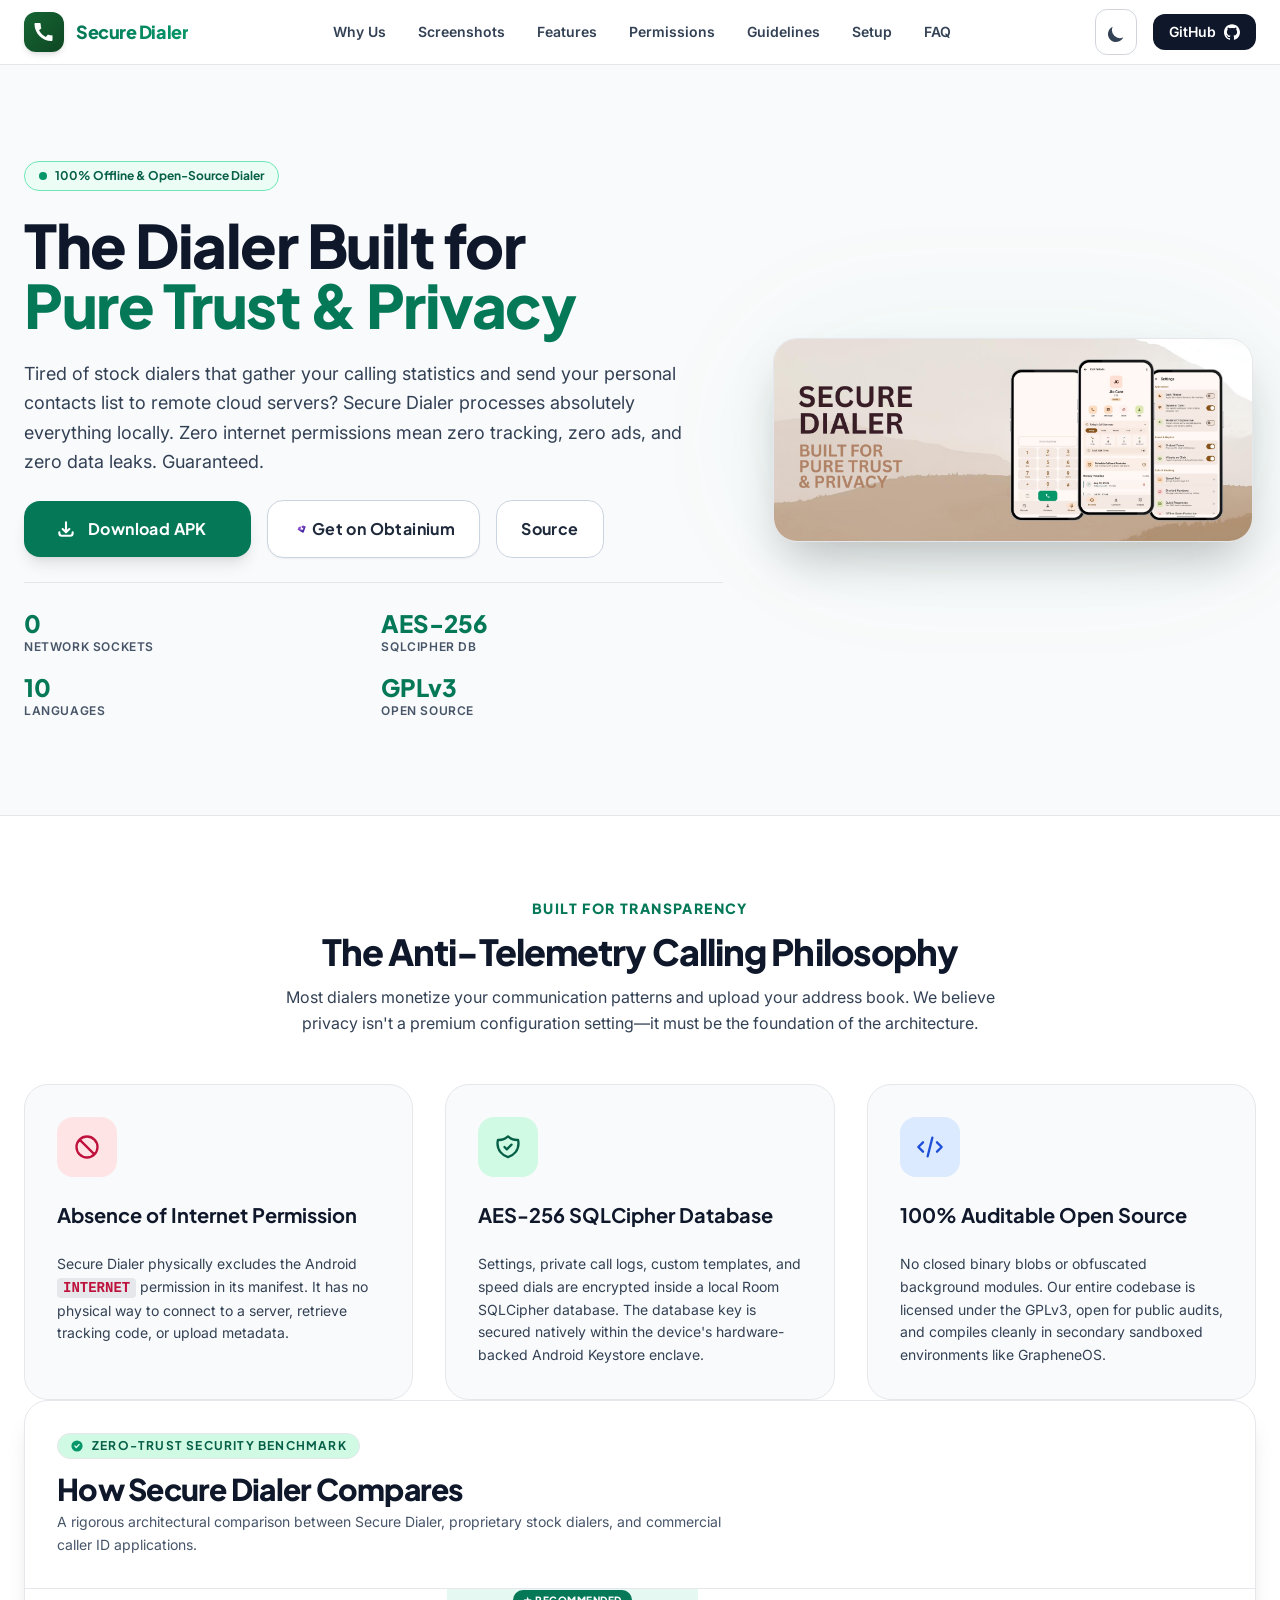
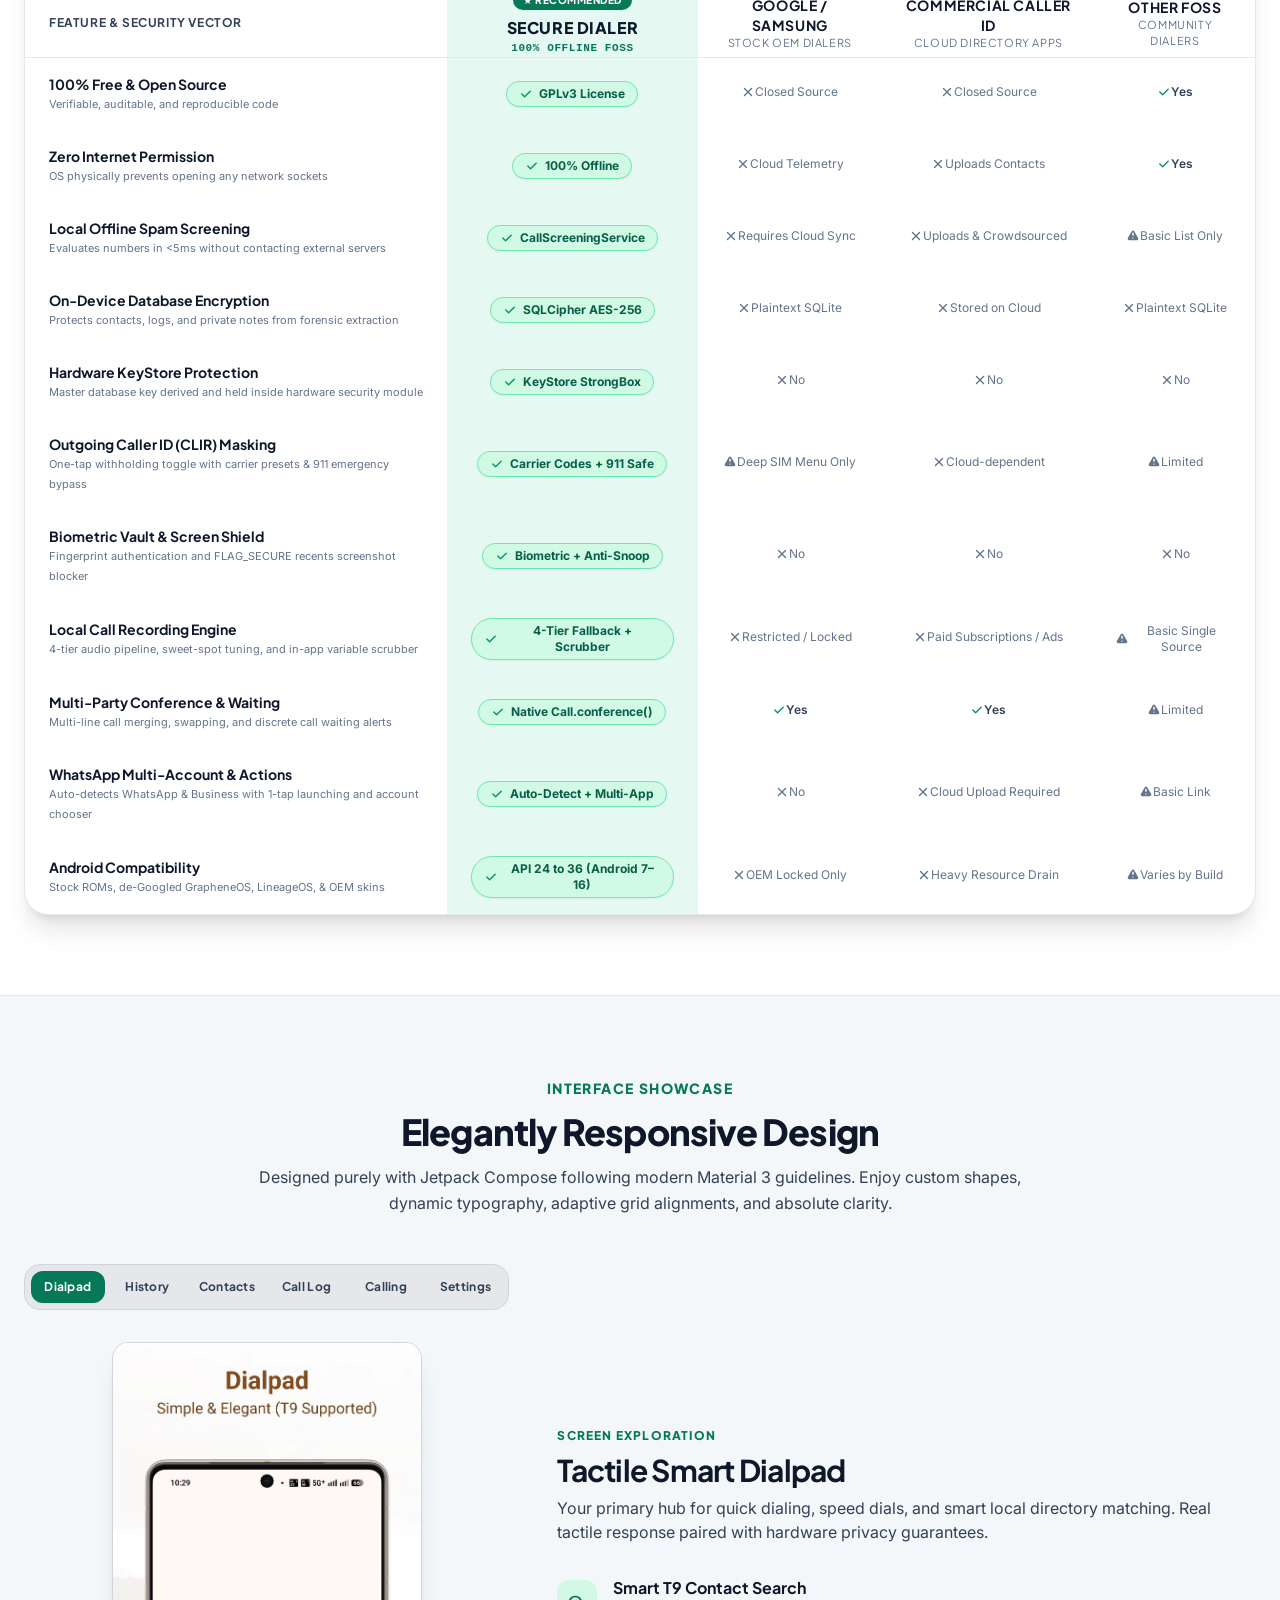
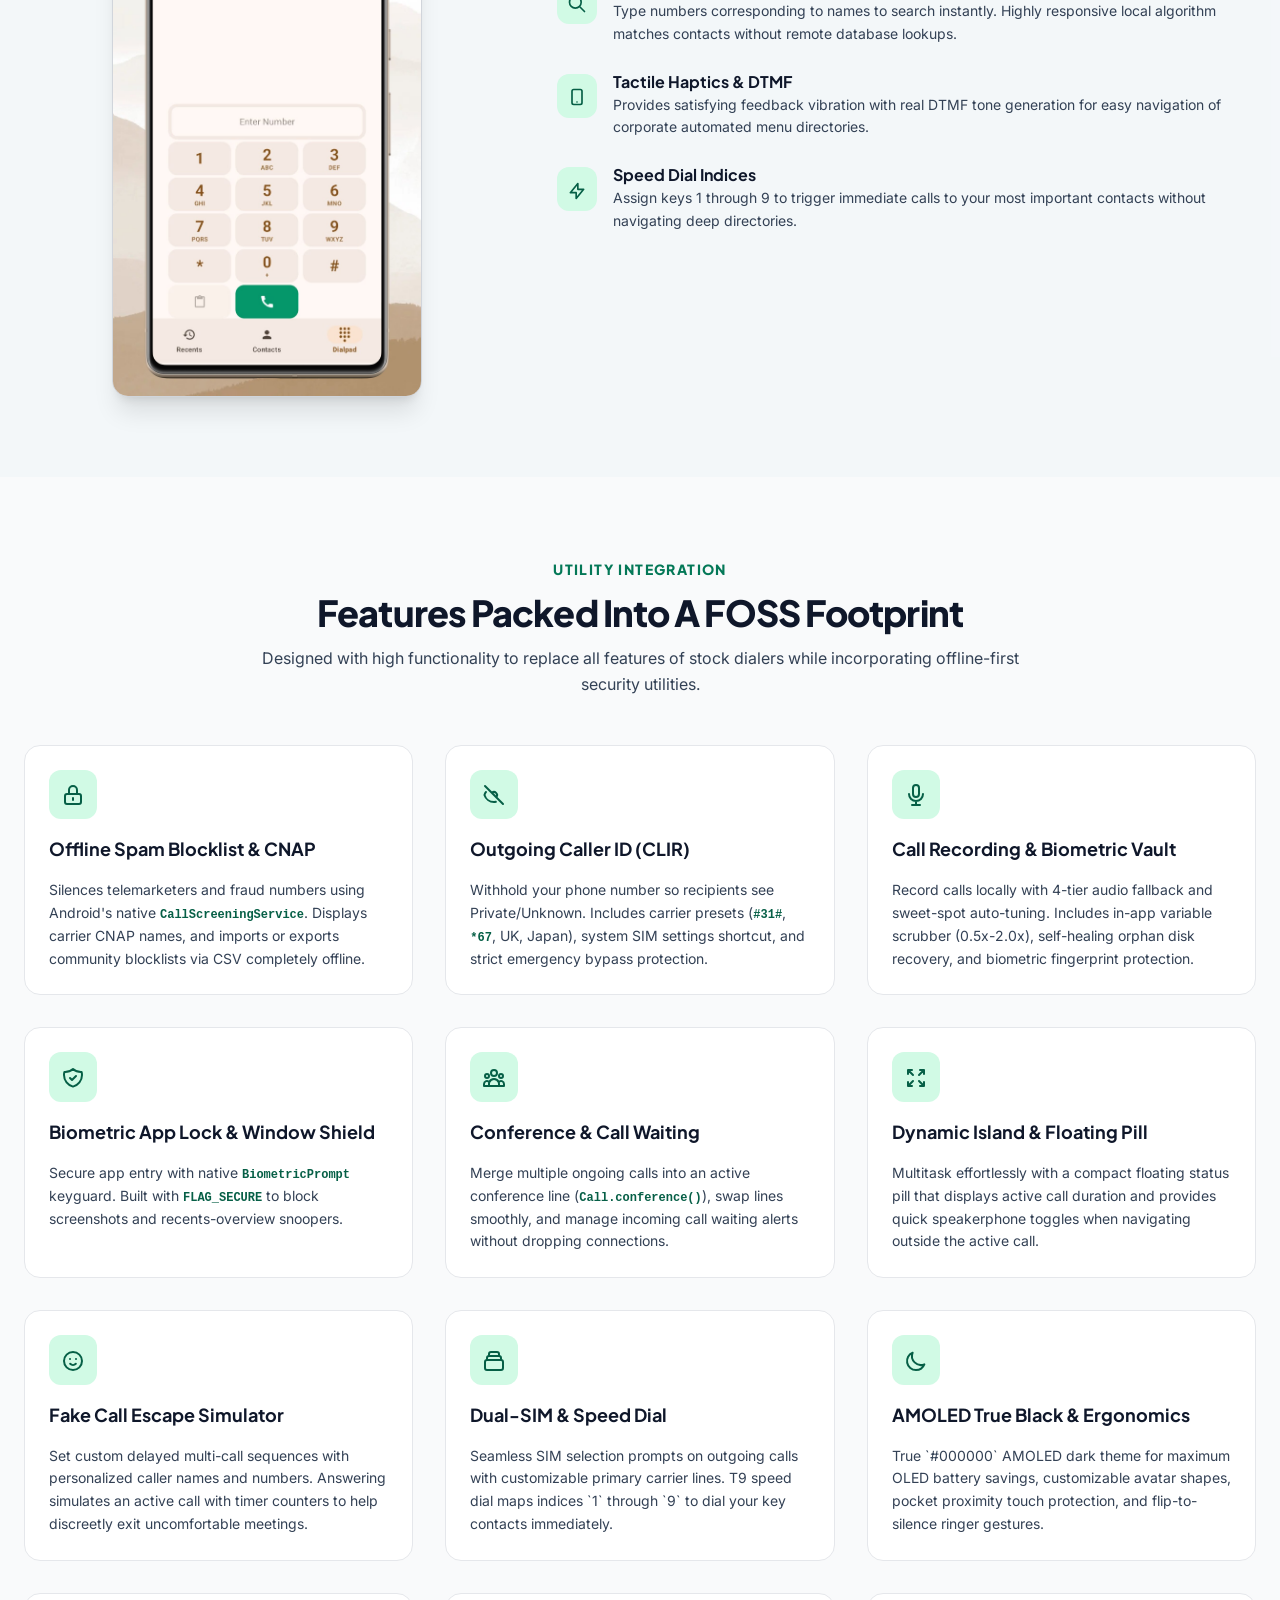
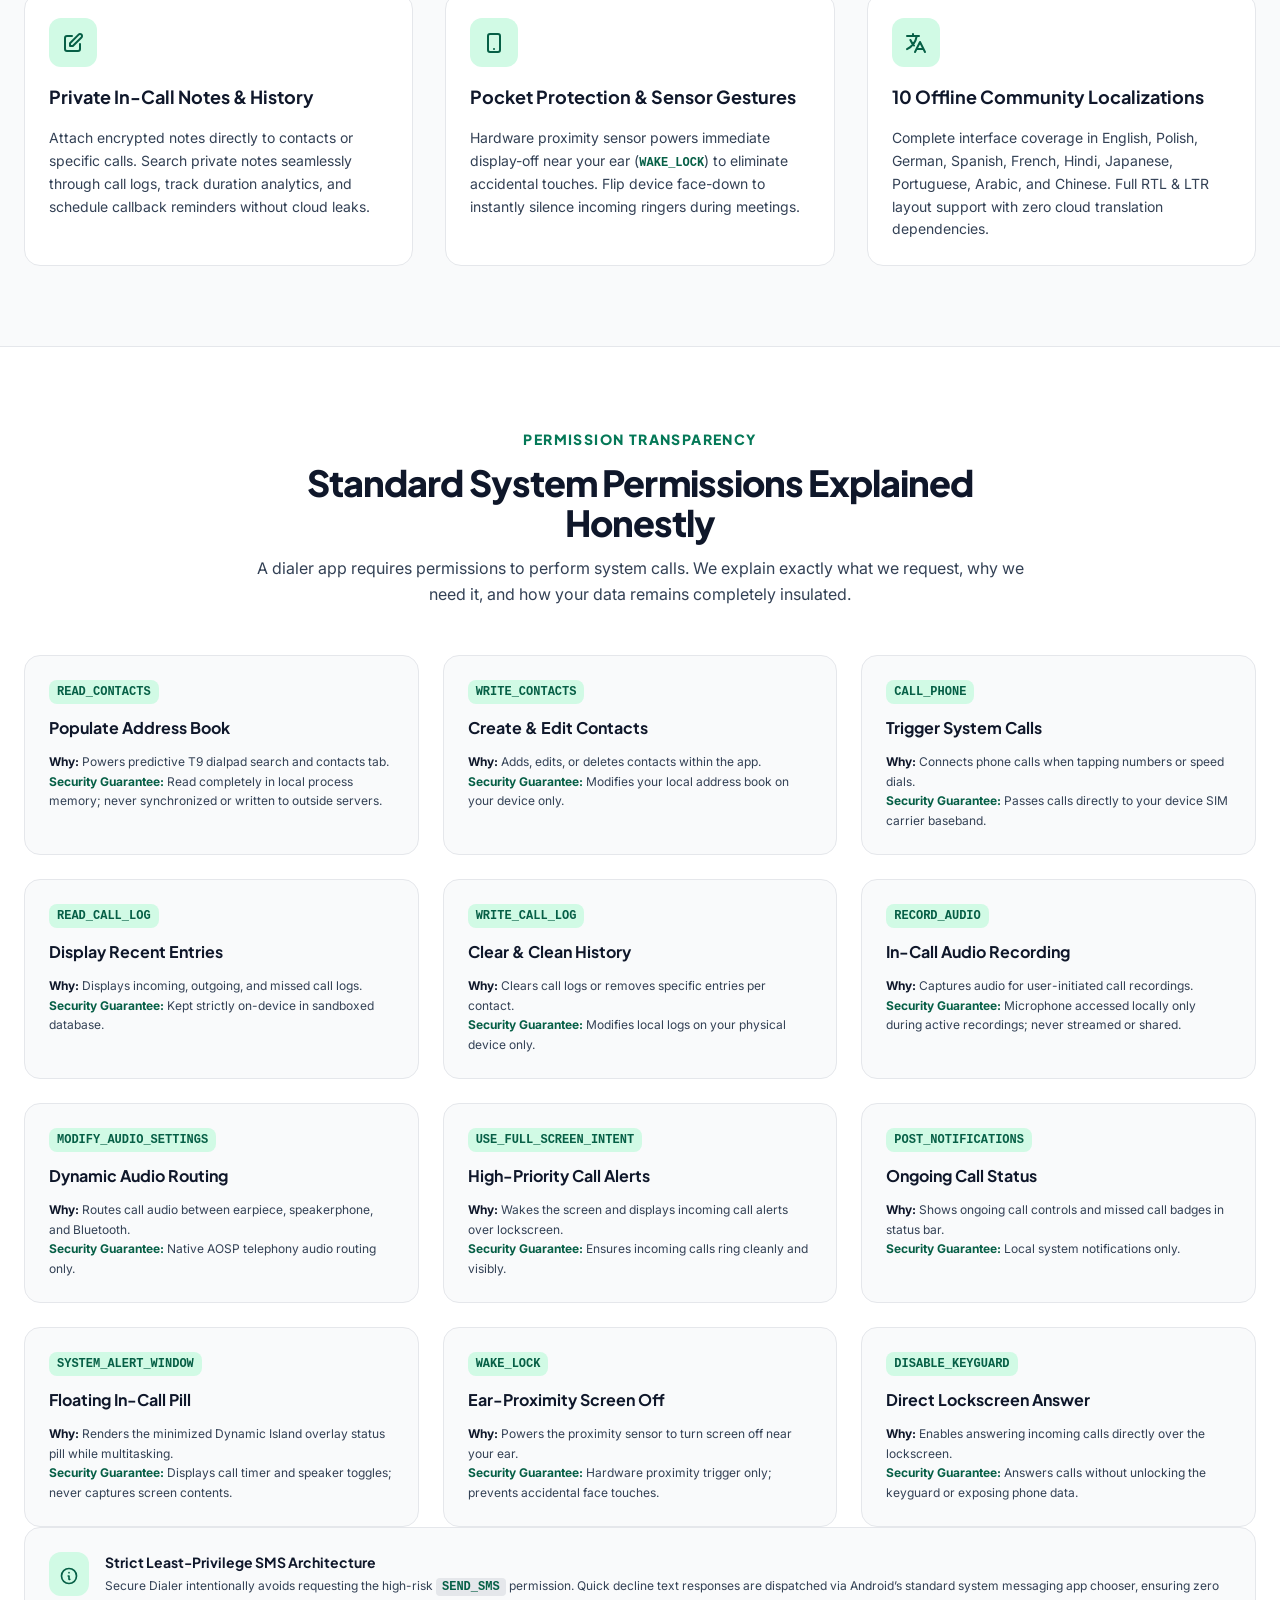
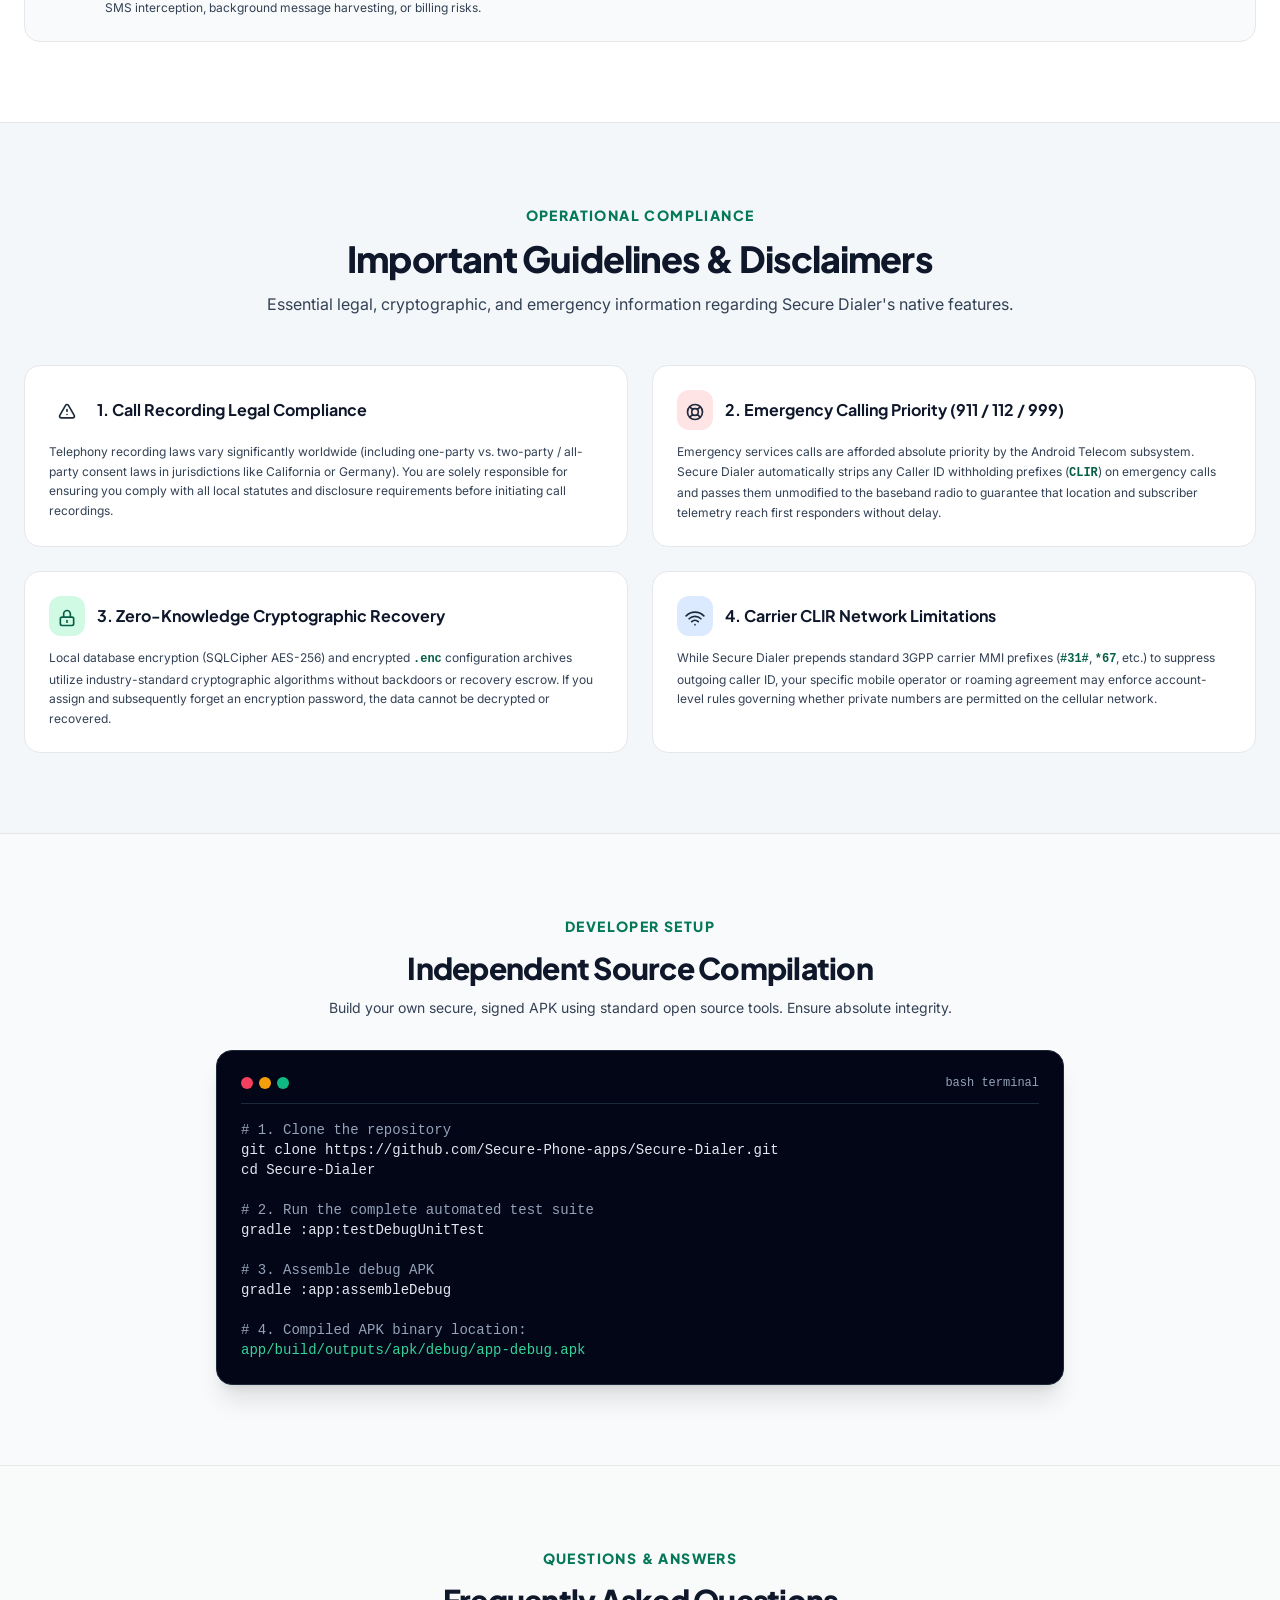
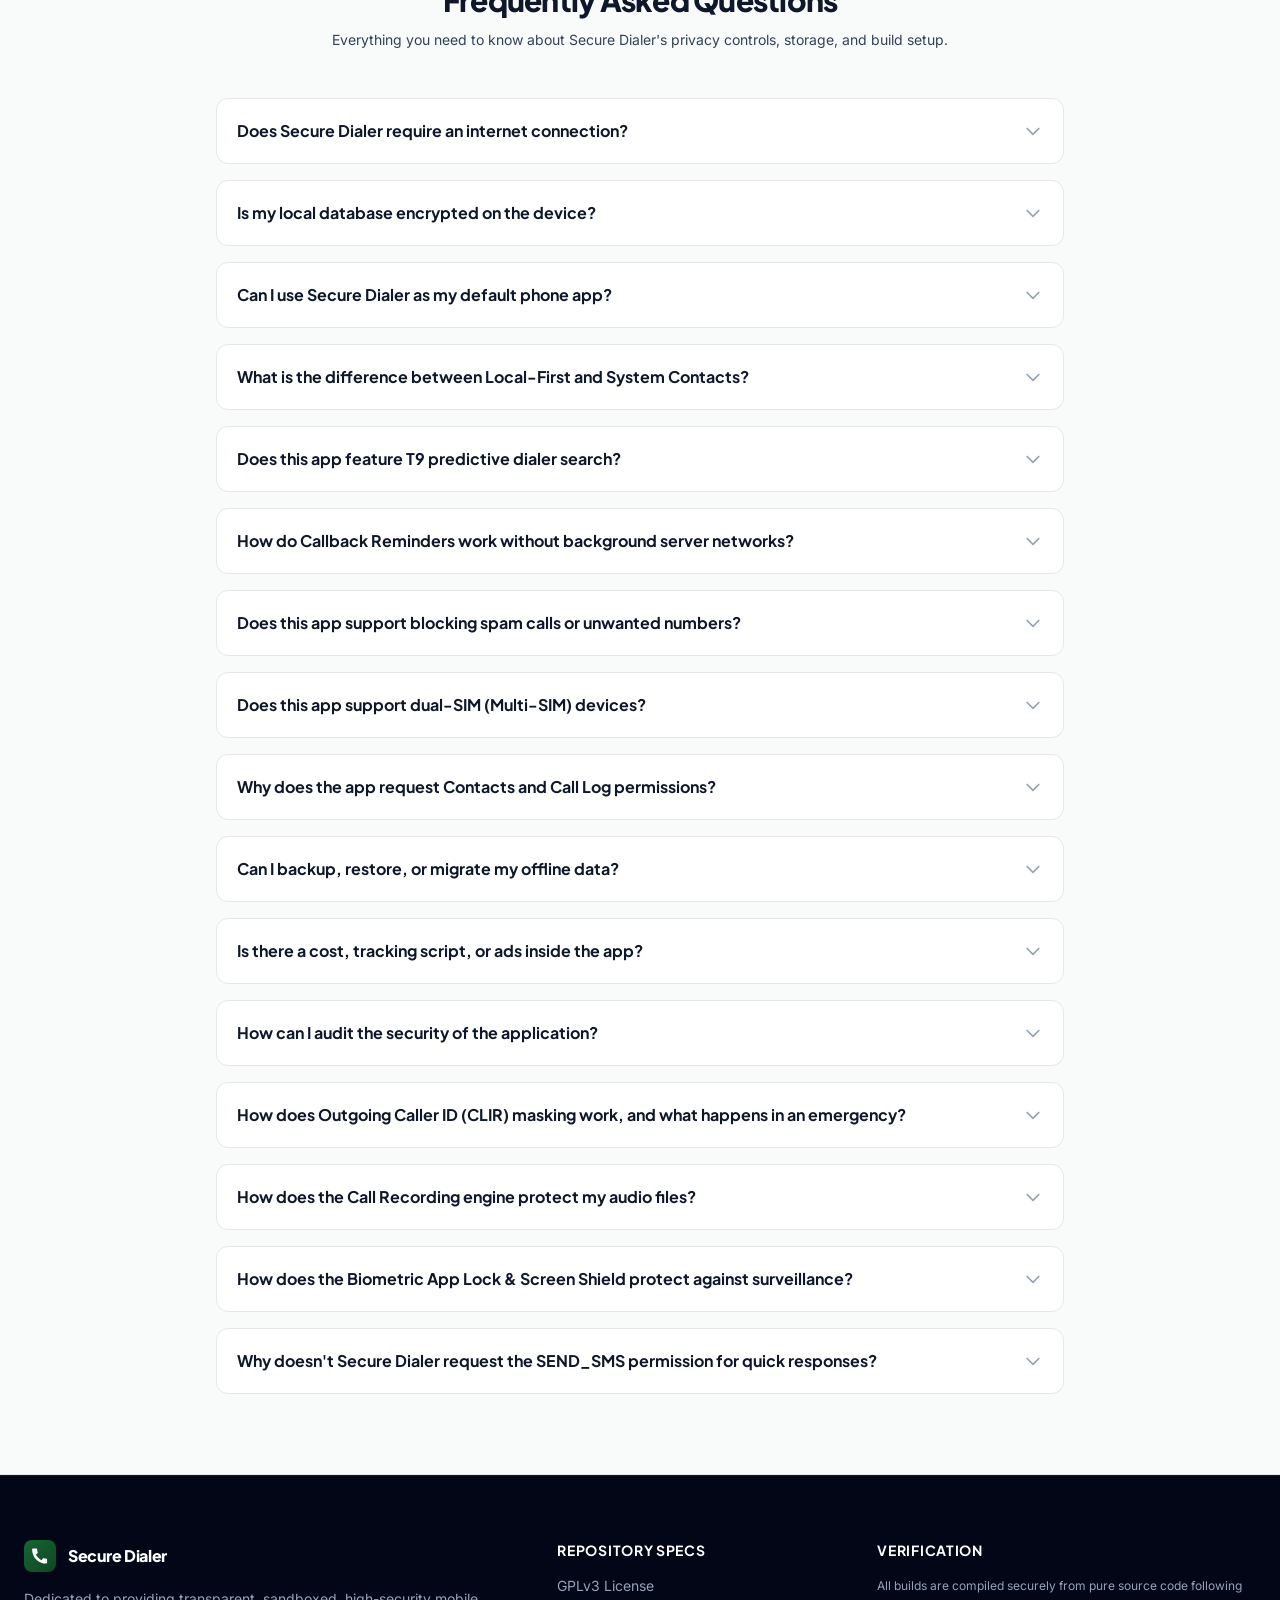
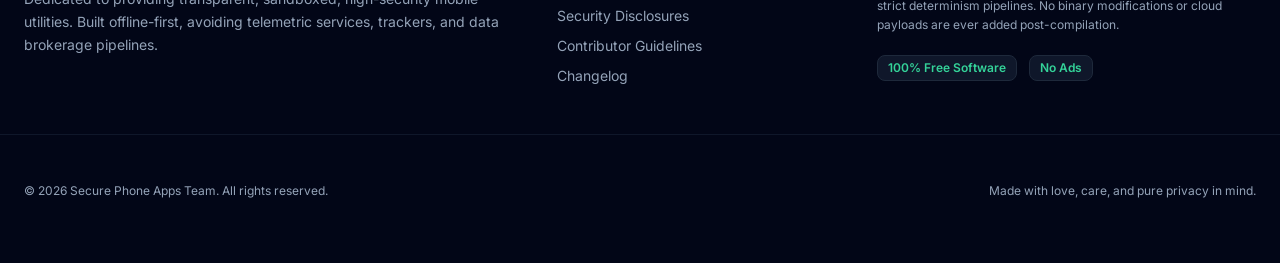
<file: index.html>
<!DOCTYPE html>
<html lang="en" class="scroll-smooth">
<head>
    <meta charset="UTF-8">
    <meta name="viewport" content="width=device-width, initial-scale=1.0">
    <title>Secure Dialer — Pure, Private, & Offline-First Open-Source Android Dialer</title>
    
    <!-- Meta Tags for SEO & Verification -->
    <meta name="google-site-verification" content="google353e5e9b10ba3ac2" />
    <meta name="description" content="Secure Dialer is a 100% offline, privacy-first open-source Android dialer app built with Jetpack Compose & Material 3. Zero trackers, zero ads, zero internet permission, encrypted local database, and offline spam blocking.">
    <meta name="keywords" content="Secure Dialer, Android Dialer, Open Source Dialer, FOSS Dialer, Google Dialer Alternative, Samsung Dialer Replacement, Fossify Dialer Alternative, Truecaller Alternative, Offline Call Blocker, Private Dialer, Material 3 Expressive, Jetpack Compose Dialer">
    <meta name="author" content="Secure Phone Apps">
    
    <!-- SoftwareApplication JSON-LD Structured Data for Search Engines & AI Models -->
    <script type="application/ld+json">
    {
      "@context": "https://schema.org",
      "@type": "SoftwareApplication",
      "name": "Secure Dialer",
      "operatingSystem": "Android 7.0 to Android 16 (API 24-36)",
      "applicationCategory": "UtilitiesApplication",
      "offers": {
        "@type": "Offer",
        "price": "0",
        "priceCurrency": "USD"
      },
      "description": "A 100% offline, privacy-first open-source Android dialer built with Jetpack Compose. Zero internet permissions, zero telemetry, on-device AES-256 encryption, T9 search, and built-in offline spam protection.",
      "license": "https://opensource.org/licenses/GPL-3.0",
      "url": "https://secure-phone-apps.github.io/Secure-Dialer/",
      "downloadUrl": "https://github.com/Secure-Phone-apps/Secure-Dialer/releases",
      "sameAs": [
        "https://github.com/Secure-Phone-apps/Secure-Dialer",
        "https://github.com/Secure-Phone-apps"
      ],
      "featureList": [
        "100% Offline with zero internet permissions",
        "Encrypted call notes & backups with AES-256 SQLCipher",
        "Smart T9 multilingual dialpad search",
        "Offline pattern-based spam screening",
        "Discrete fake call escape simulator",
        "WhatsApp & WhatsApp Business smart auto-detection & account chooser",
        "Material 3 Expressive UI with dynamic color support"
      ],
      "author": {
        "@type": "Organization",
        "name": "Secure Phone Apps",
        "url": "https://github.com/Secure-Phone-apps"
      }
    }
    </script>
    
    <!-- Favicon Icon -->
    <link rel="icon" type="image/svg+xml" href="data:image/svg+xml,<svg xmlns='http://www.w3.org/2000/svg' viewBox='0 0 24 24' fill='%23FFFFFF' style='background:linear-gradient(135deg,%23166534,%230E4723);border-radius:6px;padding:3px;'><path d='M20.01 15.38c-1.23 0-2.42-.2-3.53-.56-.35-.12-.74-.03-1.01.24l-1.57 1.97c-2.83-1.35-5.48-3.9-6.89-6.83l1.95-1.56c.27-.27.35-.65.24-1-.36-1.11-.56-2.3-.56-3.53 0-.55-.45-1-1-1H3.5c-.55 0-1 .45-1 1 0 9.39 7.61 17 17 17 .55 0 1-.45 1-1v-4.12c0-.55-.45-1-1-1z'/></svg>">
    
    <!-- Open Graph / Facebook -->
    <meta property="og:type" content="website">
    <meta property="og:title" content="Secure Dialer — Pure, Private, & Offline-First Android Dialer">
    <meta property="og:description" content="A 100% offline, privacy-first open-source Android dialer with built-in spam blocking, AES-256 call notes, and fake call simulators. Zero internet permissions.">
    <meta property="og:image" content="assets/secure_dialer_hero.jpg">
    
    <!-- Twitter -->
    <meta property="twitter:card" content="summary_large_image">
    <meta property="twitter:title" content="Secure Dialer — Pure, Private, & Offline-First Android Dialer">
    <meta property="twitter:description" content="A 100% offline, privacy-first open-source Android dialer with built-in spam blocking, AES-256 call notes, and fake call simulators. Zero internet permissions.">
    <meta property="twitter:image" content="assets/secure_dialer_hero.jpg">

    <!-- Preload critical Hero Image for immediate LCP paint -->
    <link rel="preload" as="image" href="assets/secure_dialer_hero.jpg" fetchpriority="high">

    <!-- Optimized Google Fonts with preconnect and display swap -->
    <link rel="preconnect" href="https://fonts.googleapis.com">
    <link rel="preconnect" href="https://fonts.gstatic.com" crossorigin>
    <link rel="stylesheet" href="https://fonts.googleapis.com/css2?family=Inter:wght@400;500;600;700&family=Plus+Jakarta+Sans:wght@500;600;700;800&display=swap" media="print" onload="this.media='all'">
    <noscript>
        <link rel="stylesheet" href="https://fonts.googleapis.com/css2?family=Inter:wght@400;500;600;700&family=Plus+Jakarta+Sans:wght@500;600;700;800&display=swap">
    </noscript>

    <!-- Compiled Static Tailwind Stylesheet (Zero Runtime Render Blocking) -->
    <link rel="stylesheet" href="assets/styles.min.css">
    
    <script>
        // Initialize visual theme immediately before rendering to eliminate flash
        (function() {
            try {
                const storedTheme = localStorage.getItem('theme');
                const prefersDark = window.matchMedia('(prefers-color-scheme: dark)').matches;
                if (storedTheme === 'dark' || (!storedTheme && prefersDark)) {
                    document.documentElement.classList.add('dark');
                } else {
                    document.documentElement.classList.remove('dark');
                }
            } catch (e) {}
        })();
    </script>

    <style>
        :root {
            --brand-primary: #10b981;
            --brand-dark: #047857;
        }
        body {
            font-family: 'Inter', -apple-system, BlinkMacSystemFont, 'Segoe UI', Roboto, sans-serif;
            margin: 0;
            padding: 0;
            line-height: 1.5;
            -webkit-font-smoothing: antialiased;
        }
        h1, h2, h3, h4, h5, h6 {
            font-family: 'Plus Jakarta Sans', -apple-system, BlinkMacSystemFont, 'Segoe UI', Roboto, sans-serif;
        }
        img {
            max-width: 100%;
            height: auto;
            display: block;
        }
        /* Explicit SVG sizing protections to prevent icon distortion */
        svg {
            display: inline-block;
            vertical-align: middle;
            flex-shrink: 0;
        }
        svg.w-3 { width: 0.75rem !important; height: 0.75rem !important; }
        svg.w-3\.5, svg.w-3\\.5 { width: 0.875rem !important; height: 0.875rem !important; }
        svg.w-4 { width: 1rem !important; height: 1rem !important; }
        svg.w-5 { width: 1.25rem !important; height: 1.25rem !important; }
        svg.w-6 { width: 1.5rem !important; height: 1.5rem !important; }
        svg.w-7 { width: 1.75rem !important; height: 1.75rem !important; }
        svg.w-8 { width: 2rem !important; height: 2rem !important; }
        svg.w-10 { width: 2.5rem !important; height: 2.5rem !important; }
        svg.w-12 { width: 3rem !important; height: 3rem !important; }
        svg.w-14 { width: 3.5rem !important; height: 3.5rem !important; }
        svg.w-16 { width: 4rem !important; height: 4rem !important; }
        
        .glow-emerald {
            box-shadow: 0 0 25px -5px rgba(16, 185, 129, 0.2);
        }

        /* Standalone fallback for bg-emerald-700 which was omitted in CSS aggregation */
        .bg-emerald-700 {
            background-color: #047857 !important;
        }

        /* Direct mappings for custom brand classes to highly accessible Emerald hues */
        .bg-brand-50 { background-color: #f0fdf4 !important; }
        .text-brand-500 { color: #10b981 !important; }
        .bg-brand-100 { background-color: #d1fae5 !important; }
        .text-brand-700 { color: #047857 !important; }
        .bg-brand-500 { background-color: #10b981 !important; }
        .text-brand-600 { color: #059669 !important; }
        .border-brand-500 { border-color: #10b981 !important; }
        
        .bg-brand-500\/10 { background-color: rgba(16, 185, 129, 0.1) !important; }
        .bg-brand-500\/25 { background-color: rgba(16, 185, 129, 0.25) !important; }
        .bg-brand-50\/15 { background-color: rgba(240, 253, 244, 0.15) !important; }
        .border-brand-500\/20 { border-color: rgba(16, 185, 129, 0.2) !important; }
        .border-brand-500\/25 { border-color: rgba(16, 185, 129, 0.25) !important; }

        /* Dark mode context mappings for brand classes */
        .dark .dark\:bg-brand-950\/20 { background-color: rgba(6, 78, 59, 0.2) !important; }
        .dark .dark\:bg-brand-950 { background-color: #064e3b !important; }
        .dark .dark\:text-brand-400 { color: #34d399 !important; }
    </style>
</head>
<body class="bg-gray-50 text-slate-800 dark:bg-darkbg-900 dark:text-slate-100 transition-colors duration-300 antialiased">

    <!-- Navigation Header -->
    <header class="sticky top-0 z-50 backdrop-blur-md bg-white/90 dark:bg-darkbg-900/90 border-b border-gray-200 dark:border-slate-800 transition-colors duration-300">
        <div class="max-w-7xl mx-auto px-6 h-16 flex items-center justify-between">
            <a href="#top" aria-label="Secure Dialer Home" class="flex items-center gap-3">
                <div class="p-2 bg-gradient-to-br from-[#166534] to-[#0E4723] text-white rounded-xl shadow-md flex items-center justify-center">
                    <!-- Secure Phone Dialer SVG Icon -->
                    <svg class="w-6 h-6" fill="currentColor" viewBox="0 0 24 24" xmlns="http://www.w3.org/2000/svg">
                        <path d="M20.01 15.38c-1.23 0-2.42-.2-3.53-.56-.35-.12-.74-.03-1.01.24l-1.57 1.97c-2.83-1.35-5.48-3.9-6.89-6.83l1.95-1.56c.27-.27.35-.65.24-1-.36-1.11-.56-2.3-.56-3.53 0-.55-.45-1-1-1H3.5c-.55 0-1 .45-1 1 0 9.39 7.61 17 17 17 .55 0 1-.45 1-1v-4.12c0-.55-.45-1-1-1z"></path>
                    </svg>
                </div>
                <span class="font-display font-extrabold text-lg tracking-tight bg-gradient-to-r from-emerald-700 to-brand-600 dark:from-emerald-400 dark:to-brand-400 bg-clip-text text-transparent">Secure Dialer</span>
            </a>

            <!-- Navigation Links -->
            <nav class="hidden md:flex items-center gap-8 text-sm font-semibold text-slate-700 dark:text-slate-200">
                <a href="#why-us" class="hover:text-emerald-700 dark:hover:text-emerald-400 transition-colors">Why Us</a>
                <a href="#screenshots" class="hover:text-emerald-700 dark:hover:text-emerald-400 transition-colors">Screenshots</a>
                <a href="#features" class="hover:text-emerald-700 dark:hover:text-emerald-400 transition-colors">Features</a>
                <a href="#permissions" class="hover:text-emerald-700 dark:hover:text-emerald-400 transition-colors">Permissions</a>
                <a href="#guidelines" class="hover:text-emerald-700 dark:hover:text-emerald-400 transition-colors">Guidelines</a>
                <a href="#setup" class="hover:text-emerald-700 dark:hover:text-emerald-400 transition-colors">Setup</a>
                <a href="#faq" class="hover:text-emerald-700 dark:hover:text-emerald-400 transition-colors">FAQ</a>
            </nav>

            <div class="flex items-center gap-4">
                <!-- Dark / Light Mode Toggle Button -->
                <button id="theme-toggle" onclick="toggleTheme()" class="p-2.5 rounded-xl border border-gray-300 dark:border-slate-700 text-slate-700 dark:text-slate-200 hover:bg-gray-100 dark:hover:bg-slate-800 transition-all duration-200 cursor-pointer" aria-label="Toggle visual theme">
                    <!-- Sun Icon (shown in dark mode) -->
                    <svg id="theme-toggle-sun" class="w-5 h-5 hidden" fill="currentColor" viewBox="0 0 20 20" xmlns="http://www.w3.org/2000/svg">
                        <path fill-rule="evenodd" d="M10 2a1 1 0 011 1v1a1 1 0 11-2 0V3a1 1 0 011-1zm4 8a4 4 0 11-8 0 4 4 0 018 0zm-.464 4.95l.707.707a1 1 0 001.414-1.414l-.707-.707a1 1 0 00-1.414 1.414zm2.12-10.607a1 1 0 010 1.414l-.706.707a1 1 0 11-1.414-1.414l.707-.707a1 1 0 011.414 0zM17 11a1 1 0 100-2h-1a1 1 0 100 2h1zm-7 4a1 1 0 011 1v1a1 1 0 11-2 0v-1a1 1 0 011-1zM5.05 6.464A1 1 0 106.465 5.05l-.708-.707a1 1 0 00-1.414 1.414l.707.707zm1.414 8.486l-.707.707a1 1 0 01-1.414-1.414l.707-.707a1 1 0 011.414 1.414zM4 11a1 1 0 100-2H3a1 1 0 000 2h1z" clip-rule="evenodd"></path>
                    </svg>
                    <!-- Moon Icon (shown in light mode) -->
                    <svg id="theme-toggle-moon" class="w-5 h-5 hidden" fill="currentColor" viewBox="0 0 20 20" xmlns="http://www.w3.org/2000/svg">
                        <path d="M17.293 13.293A8 8 0 016.707 2.707a8.001 8.001 0 1010.586 10.586z"></path>
                    </svg>
                </button>

                <!-- GitHub Repository Link -->
                <a href="https://github.com/Secure-Phone-apps/Secure-Dialer" target="_blank" class="hidden sm:flex items-center gap-2 bg-slate-900 text-white hover:bg-slate-800 dark:bg-slate-100 dark:text-slate-950 dark:hover:bg-white px-4 py-2 rounded-xl text-sm font-semibold transition-all">
                    <span>GitHub</span>
                    <svg class="w-4 h-4" fill="currentColor" viewBox="0 0 24 24" xmlns="http://www.w3.org/2000/svg">
                        <path d="M12 .297c-6.63 0-12 5.373-12 12 0 5.303 3.438 9.8 8.205 11.385.6.113.82-.258.82-.577 0-.285-.01-1.04-.015-2.04-3.338.724-4.042-1.61-4.042-1.61C4.422 18.07 3.633 17.7 3.633 17.7c-1.087-.744.084-.729.084-.729 1.205.084 1.838 1.236 1.838 1.236 1.07 1.835 2.809 1.305 3.495.998.108-.776.417-1.305.76-1.605-2.665-.3-5.466-1.332-5.466-5.93 0-1.31.465-2.38 1.235-3.22-.135-.303-.54-1.523.105-3.176 0 0 1.005-.322 3.3 1.23.96-.267 1.98-.399 3-.405 1.02.006 2.04.138 3 .405 2.28-1.552 3.285-1.23 3.285-1.23.645 1.653.24 2.873.12 3.176.765.84 1.23 1.91 1.23 3.22 0 4.61-2.805 5.625-5.475 5.92.42.36.81 1.096.81 2.22 0 1.606-.015 2.896-.015 3.286 0 .315.21.69.825.57C20.565 22.092 24 17.592 24 12.297c0-6.627-5.373-12-12-12"/>
                    </svg>
                </a>
            </div>
        </div>
    </header>

    <main id="top">

    <!-- Hero Section -->
    <section class="relative py-12 sm:py-16 md:py-20 lg:py-24 overflow-hidden">
        <div class="max-w-7xl mx-auto px-6 grid lg:grid-cols-12 gap-8 lg:gap-12 items-center">
            
            <!-- Left Narrative -->
            <div class="lg:col-span-7 space-y-6 text-center lg:text-left">
                <div class="inline-flex items-center gap-2 px-3.5 py-1.5 bg-emerald-50 border border-emerald-300 dark:bg-emerald-950/40 dark:border-emerald-800 rounded-full">
                    <span class="flex h-2 w-2 rounded-full bg-emerald-600 dark:bg-emerald-400 animate-pulse"></span>
                    <span class="text-xs font-display font-bold text-emerald-800 dark:text-emerald-300">100% Offline & Open-Source Dialer</span>
                </div>
                
                <h1 class="text-4xl sm:text-5xl lg:text-6xl font-display font-extrabold tracking-tight leading-tight text-slate-900 dark:text-white">
                    The Dialer Built for <br class="hidden sm:inline">
                    <span class="text-emerald-700 dark:text-emerald-400">Pure Trust & Privacy</span>
                </h1>
                
                <p class="text-lg text-slate-700 dark:text-slate-200 max-w-2xl mx-auto lg:mx-0 leading-relaxed font-normal">
                    Tired of stock dialers that gather your calling statistics and send your personal contacts list to remote cloud servers? Secure Dialer processes absolutely everything locally. Zero internet permissions mean zero tracking, zero ads, and zero data leaks. Guaranteed.
                </p>

                <!-- Action CTAs -->
                <div class="flex flex-col sm:flex-row justify-center lg:justify-start items-center gap-4">
                    <a href="https://github.com/Secure-Phone-apps/Secure-Dialer/releases" onclick="event.preventDefault(); showDownloadGuide();" class="w-full sm:w-auto px-8 py-4 bg-emerald-700 hover:bg-emerald-800 text-white rounded-2xl text-center font-display font-bold tracking-wide shadow-lg shadow-emerald-700/20 transition-all flex items-center justify-center gap-3">
                        <svg class="w-5 h-5" fill="none" stroke="currentColor" viewBox="0 0 24 24" xmlns="http://www.w3.org/2000/svg">
                            <path stroke-linecap="round" stroke-linejoin="round" stroke-width="2.5" d="M4 16v1a3 3 0 003 3h10a3 3 0 003-3v-1m-4-4l-4 4m0 0l-4-4m4 4V4"></path>
                        </svg>
                        Download APK <span class="app-version-tag"></span>
                    </a>
                    <a href="https://apps.obtainium.imranr.dev/redirect?r=obtainium%3A%2F%2Fadd%2Fhttps%3A%2F%2Fgithub.com%2FSecure-Phone-apps%2FSecure-Dialer" target="_blank" rel="noopener noreferrer" class="w-full sm:w-auto px-6 py-4 bg-white dark:bg-slate-800 border border-slate-300 dark:border-slate-700 hover:bg-slate-100 dark:hover:bg-slate-750 text-slate-800 dark:text-slate-100 rounded-2xl text-center font-display font-bold tracking-wide transition-all flex items-center justify-center gap-2.5 shadow-sm group">
                        <svg class="w-5 h-5 flex-shrink-0 transition-transform group-hover:scale-110" viewBox="0 0 142.13 142.13" fill="none" xmlns="http://www.w3.org/2000/svg" aria-label="Obtainium Logo">
                            <defs>
                                <linearGradient id="obtainiumHeroGrad" x1="76.75" y1="113.4" x2="110.64" y2="152.5" gradientUnits="userSpaceOnUse">
                                    <stop stop-color="#9b58dc" offset="0%"/>
                                    <stop stop-color="#321c92" offset="100%"/>
                                </linearGradient>
                            </defs>
                            <g transform="translate(-30.394373,-54.680428)">
                                <path fill="url(#obtainiumHeroGrad)" d="m 109.8808,153.22596 c -0.73146,-0.38777 -5.00657,-2.75679 -25.032416,-13.87149 -5.57273,-3.09297 -10.93823,-6.06723 -11.92332,-6.60948 -2.23728,-1.23152 -2.58105,-1.53456 -2.58105,-2.27528 0,-0.3879 0.89293,-2.87231 2.98561,-8.30689 1.64209,-4.2644 3.09426,-8.0014 3.22705,-8.30444 0.3024,-0.69008 0.78972,-1.27621 1.26573,-1.52236 0.44558,-0.23042 11.58052,-4.29685 12.14814,-4.43644 0.61355,-0.1509 1.1428,0.13977 1.45487,0.79901 0.14976,0.31638 0.77213,1.94934 1.38303,3.6288 0.6109,1.67945 1.52036,4.16275 2.02104,5.51844 1.14709,3.10604 1.18992,3.54589 0.3912,4.01771 -0.2117,0.12505 -1.58874,0.66539 -3.06009,1.20075 -1.47136,0.53536 -2.87533,1.08982 -3.11993,1.23213 -0.56422,0.32826 -0.64913,0.83523 -0.20815,1.24273 0.17523,0.16193 3.00434,1.77571 6.28691,3.58618 9.174936,5.06035 8.665596,4.83136 9.277626,4.17097 0.29987,-0.32356 5.78141,-14.266 6.09596,-15.50521 0.1344,-0.5295 0.11969,-0.60308 -0.16695,-0.83519 -0.39165,-0.31714 -0.335,-0.33071 -3.93797,0.9431 -3.56937,1.26192 -3.90926,1.28864 -4.38744,0.34488 -0.25108,-0.49556 -4.095796,-11.05481 -4.334456,-11.90432 -0.15438,-0.5495 0.0344,-1.0717 0.49701,-1.37482 0.19228,-0.12598 2.990116,-1.19935 6.217406,-2.38526 4.78924,-1.75986 6.0081,-2.15842 6.63117,-2.16837 0.8037,-0.0128 0.90917,0.0424 15.64514,8.19599 1.02104,0.56495 1.56579,1.15961 1.56579,1.70925 0,0.21814 -3.6538,9.91011 -8.11957,21.53771 -6.2982,16.39877 -8.19916,21.21114 -8.4744,21.45338 -0.46789,0.41179 -0.8512,0.39392 -1.74794,-0.0815 z"/>
                            </g>
                        </svg>
                        Get on Obtainium
                    </a>
                    <a href="#setup" class="w-full sm:w-auto px-6 py-4 bg-white dark:bg-slate-800 border border-slate-300 dark:border-slate-700 hover:bg-slate-100 dark:hover:bg-slate-750 text-slate-800 dark:text-slate-100 rounded-2xl text-center font-display font-bold tracking-wide transition-all">
                        Source
                    </a>
                </div>

                <!-- Verified Stats/Badges -->
                <div class="pt-6 grid grid-cols-2 sm:grid-cols-4 gap-4 border-t border-gray-200 dark:border-slate-800">
                    <div>
                        <div class="font-display font-extrabold text-2xl text-emerald-700 dark:text-emerald-400">0</div>
                        <div class="text-xs text-slate-600 dark:text-slate-300 font-semibold uppercase tracking-wider">Network Sockets</div>
                    </div>
                    <div>
                        <div class="font-display font-extrabold text-2xl text-emerald-700 dark:text-emerald-400">AES-256</div>
                        <div class="text-xs text-slate-600 dark:text-slate-300 font-semibold uppercase tracking-wider">SQLCipher DB</div>
                    </div>
                    <div>
                        <div class="font-display font-extrabold text-2xl text-emerald-700 dark:text-emerald-400">10</div>
                        <div class="text-xs text-slate-600 dark:text-slate-300 font-semibold uppercase tracking-wider">Languages</div>
                    </div>
                    <div>
                        <div class="font-display font-extrabold text-2xl text-emerald-700 dark:text-emerald-400">GPLv3</div>
                        <div class="text-xs text-slate-600 dark:text-slate-300 font-semibold uppercase tracking-wider">Open Source</div>
                    </div>
                </div>
            </div>

            <!-- Right Hero Graphic -->
            <div class="lg:col-span-5 flex justify-center relative">
                <!-- Decorative background elements -->
                <div class="absolute -inset-4 bg-gradient-to-r from-emerald-500/10 to-brand-500/10 rounded-full filter blur-3xl opacity-50 dark:opacity-30"></div>
                
                <div class="w-full max-w-[480px] rounded-3xl overflow-hidden shadow-2xl border border-gray-200 dark:border-slate-800 transform hover:scale-[1.01] transition-transform duration-300 bg-white dark:bg-slate-950">
                    <img src="assets/secure_dialer_hero.jpg" alt="Secure Dialer Application Interface - Branded application hero banner with dynamic Material 3 custom interface" width="1584" height="672" fetchpriority="high" decoding="async" class="w-full h-auto object-cover">
                </div>
            </div>

        </div>
    </section>

    <!-- Why Us / Trust Philosophy Section -->
    <section id="why-us" class="py-12 sm:py-16 md:py-20 bg-white dark:bg-darkbg-800 transition-colors border-y border-gray-200 dark:border-slate-800">
        <div class="max-w-7xl mx-auto px-6">
            <div class="text-center max-w-3xl mx-auto mb-10 md:mb-12 space-y-3">
                <span class="text-sm font-display font-extrabold text-emerald-700 dark:text-emerald-400 uppercase tracking-widest">Built For Transparency</span>
                <h2 class="text-3xl sm:text-4xl font-display font-extrabold text-slate-900 dark:text-white tracking-tight">The Anti-Telemetry Calling Philosophy</h2>
                <p class="text-slate-700 dark:text-slate-200 leading-relaxed font-normal">
                    Most dialers monetize your communication patterns and upload your address book. We believe privacy isn't a premium configuration setting—it must be the foundation of the architecture.
                </p>
            </div>

            <div class="grid md:grid-cols-3 gap-8">
                <!-- Trust Card 1 -->
                <div class="p-8 bg-gray-50 dark:bg-darkbg-900/60 rounded-3xl border border-gray-200 dark:border-slate-800 hover:border-emerald-600/50 dark:hover:border-emerald-500/30 hover:scale-[1.02] transition-all duration-300 space-y-6">
                    <div class="p-4 bg-rose-100 text-rose-700 dark:bg-rose-950/40 dark:text-rose-300 rounded-2xl w-fit">
                        <!-- Locked Network Shield -->
                        <svg class="w-7 h-7" fill="none" stroke="currentColor" viewBox="0 0 24 24" xmlns="http://www.w3.org/2000/svg">
                            <path stroke-linecap="round" stroke-linejoin="round" stroke-width="2" d="M18.364 18.364A9 9 0 005.636 5.636m12.728 12.728A9 9 0 015.636 5.636m12.728 12.728L5.636 5.636"></path>
                        </svg>
                    </div>
                    <h3 class="text-xl font-display font-bold text-slate-900 dark:text-white">Absence of Internet Permission</h3>
                    <p class="text-sm text-slate-700 dark:text-slate-300 leading-relaxed">
                        Secure Dialer physically excludes the Android <code class="px-1.5 py-0.5 bg-gray-200 dark:bg-slate-800 rounded font-mono text-rose-700 dark:text-rose-300 font-semibold">INTERNET</code> permission in its manifest. It has no physical way to connect to a server, retrieve tracking code, or upload metadata.
                    </p>
                </div>

                <!-- Trust Card 2 -->
                <div class="p-8 bg-gray-50 dark:bg-darkbg-900/60 rounded-3xl border border-gray-200 dark:border-slate-800 hover:border-emerald-600/50 dark:hover:border-emerald-500/30 hover:scale-[1.02] transition-all duration-300 space-y-6">
                    <div class="p-4 bg-emerald-100 text-emerald-800 dark:bg-emerald-950/40 dark:text-emerald-300 rounded-2xl w-fit">
                        <!-- Verified Hardware Key -->
                        <svg class="w-7 h-7" fill="none" stroke="currentColor" viewBox="0 0 24 24" xmlns="http://www.w3.org/2000/svg">
                            <path stroke-linecap="round" stroke-linejoin="round" stroke-width="2" d="M9 12l2 2 4-4m5.618-4.016A11.955 11.955 0 0112 2.944a11.955 11.955 0 01-8.618 3.04A12.02 12.02 0 003 9c0 5.591 3.824 10.29 9 11.622 5.176-1.332 9-6.03 9-11.622 0-1.042-.133-2.052-.382-3.016z"></path>
                        </svg>
                    </div>
                    <h3 class="text-xl font-display font-bold text-slate-900 dark:text-white">AES-256 SQLCipher Database</h3>
                    <p class="text-sm text-slate-700 dark:text-slate-300 leading-relaxed">
                        Settings, private call logs, custom templates, and speed dials are encrypted inside a local Room SQLCipher database. The database key is secured natively within the device's hardware-backed Android Keystore enclave.
                    </p>
                </div>

                <!-- Trust Card 3 -->
                <div class="p-8 bg-gray-50 dark:bg-darkbg-900/60 rounded-3xl border border-gray-200 dark:border-slate-800 hover:border-emerald-600/50 dark:hover:border-emerald-500/30 hover:scale-[1.02] transition-all duration-300 space-y-6">
                    <div class="p-4 bg-blue-100 text-blue-700 dark:bg-blue-950/40 dark:text-blue-300 rounded-2xl w-fit">
                        <!-- Open-Source code icon -->
                        <svg class="w-7 h-7" fill="none" stroke="currentColor" viewBox="0 0 24 24" xmlns="http://www.w3.org/2000/svg">
                            <path stroke-linecap="round" stroke-linejoin="round" stroke-width="2" d="M10 20l4-16m4 4l4 4-4 4M6 16l-4-4 4-4"></path>
                        </svg>
                    </div>
                    <h3 class="text-xl font-display font-bold text-slate-900 dark:text-white">100% Auditable Open Source</h3>
                    <p class="text-sm text-slate-700 dark:text-slate-300 leading-relaxed">
                        No closed binary blobs or obfuscated background modules. Our entire codebase is licensed under the GPLv3, open for public audits, and compiles cleanly in secondary sandboxed environments like GrapheneOS.
                    </p>
                </div>
            </div>

            <!-- Quick Comparison Matrix Table -->
            <div class="mt-16 overflow-hidden rounded-3xl border border-gray-200 dark:border-slate-800 bg-white dark:bg-darkbg-900 shadow-xl transition-all">
                <!-- Table Header Banner -->
                <div class="p-6 sm:p-8 border-b border-gray-200 dark:border-slate-800 bg-gradient-to-b from-gray-50/80 to-white dark:from-darkbg-800/50 dark:to-darkbg-900">
                    <div class="inline-flex items-center gap-2 px-3 py-1 bg-emerald-100 dark:bg-emerald-950/60 border border-emerald-200 dark:border-emerald-800/80 rounded-full text-xs font-display font-bold text-emerald-800 dark:text-emerald-300 uppercase tracking-widest mb-3">
                        <svg class="w-3.5 h-3.5 text-emerald-600 dark:text-emerald-400" fill="currentColor" viewBox="0 0 20 20" xmlns="http://www.w3.org/2000/svg">
                            <path fill-rule="evenodd" d="M10 18a8 8 0 100-16 8 8 0 000 16zm3.707-9.293a1 1 0 00-1.414-1.414L9 10.586 7.707 9.293a1 1 0 00-1.414 1.414l2 2a1 1 0 001.414 0l4-4z" clip-rule="evenodd"></path>
                        </svg>
                        Zero-Trust Security Benchmark
                    </div>
                    <h3 class="text-2xl sm:text-3xl font-display font-extrabold text-slate-900 dark:text-white tracking-tight">How Secure Dialer Compares</h3>
                    <p class="text-sm text-slate-600 dark:text-slate-300 mt-1 max-w-2xl leading-relaxed">
                        A rigorous architectural comparison between Secure Dialer, proprietary stock dialers, and commercial caller ID applications.
                    </p>
                </div>

                <!-- Responsive Table Wrapper -->
                <div class="overflow-x-auto">
                    <table class="w-full text-left border-collapse">
                        <thead>
                            <tr class="border-b border-gray-200 dark:border-slate-800 bg-gray-50/60 dark:bg-slate-950/40 text-xs uppercase tracking-wider font-display font-bold">
                                <th class="py-4.5 px-6 text-slate-700 dark:text-slate-300 min-w-[230px]">Feature & Security Vector</th>
                                <th class="py-4.5 px-6 text-center min-w-[210px] bg-emerald-500/10 dark:bg-emerald-950/40 border-x-2 border-emerald-500/30">
                                    <div class="inline-flex items-center gap-1.5 px-2.5 py-0.5 rounded-full text-[10px] font-extrabold uppercase tracking-wider bg-emerald-700 text-white shadow-sm mb-1.5">
                                        ★ Recommended
                                    </div>
                                    <div class="text-sm sm:text-base font-display font-extrabold text-slate-900 dark:text-white">Secure Dialer</div>
                                    <div class="text-[11px] font-semibold text-emerald-700 dark:text-emerald-400 lowercase font-mono">100% offline foss</div>
                                </th>
                                <th class="py-4.5 px-5 text-center text-slate-600 dark:text-slate-400 min-w-[160px]">
                                    <div class="font-display font-bold text-slate-900 dark:text-white text-sm">Google / Samsung</div>
                                    <div class="text-[11px] text-slate-500 font-normal">Stock OEM Dialers</div>
                                </th>
                                <th class="py-4.5 px-5 text-center text-slate-600 dark:text-slate-400 min-w-[170px]">
                                    <div class="font-display font-bold text-slate-900 dark:text-white text-sm">Commercial Caller ID</div>
                                    <div class="text-[11px] text-slate-500 font-normal">Cloud Directory Apps</div>
                                </th>
                                <th class="py-4.5 px-5 text-center text-slate-600 dark:text-slate-400 min-w-[150px]">
                                    <div class="font-display font-bold text-slate-900 dark:text-white text-sm">Other FOSS</div>
                                    <div class="text-[11px] text-slate-500 font-normal">Community Dialers</div>
                                </th>
                            </tr>
                        </thead>
                        <tbody class="divide-y divide-gray-100 dark:divide-slate-800/80 text-xs sm:text-sm">
                            <!-- Row 1: License -->
                            <tr class="hover:bg-slate-50/70 dark:hover:bg-slate-850/40 transition-colors">
                                <td class="py-4 px-6 font-semibold text-slate-900 dark:text-white">
                                    <div class="font-display font-bold">100% Free & Open Source</div>
                                    <div class="text-[11px] font-normal text-slate-500 dark:text-slate-400">Verifiable, auditable, and reproducible code</div>
                                </td>
                                <td class="py-4 px-6 bg-emerald-500/10 dark:bg-emerald-950/40 border-x-2 border-emerald-500/30 text-center">
                                    <span class="inline-flex items-center gap-1.5 px-3 py-1 rounded-full text-xs font-bold bg-emerald-100 dark:bg-emerald-950/80 text-emerald-800 dark:text-emerald-300 border border-emerald-300 dark:border-emerald-700 shadow-sm">
                                        <svg class="w-3.5 h-3.5 text-emerald-600 dark:text-emerald-400" viewBox="0 0 20 20" fill="currentColor"><path fill-rule="evenodd" d="M16.707 5.293a1 1 0 010 1.414l-8 8a1 1 0 01-1.414 0l-4-4a1 1 0 011.414-1.414L8 12.586l7.293-7.293a1 1 0 011.414 0z" clip-rule="evenodd"/></svg>
                                        GPLv3 License
                                    </span>
                                </td>
                                <td class="py-4 px-5 text-center">
                                    <span class="inline-flex items-center gap-1 text-slate-500 dark:text-slate-400 text-xs font-medium">
                                        <svg class="w-3.5 h-3.5 text-rose-500" viewBox="0 0 20 20" fill="currentColor"><path fill-rule="evenodd" d="M4.293 4.293a1 1 0 011.414 0L10 8.586l4.293-4.293a1 1 0 111.414 1.414L11.414 10l4.293 4.293a1 1 0 01-1.414 1.414L10 11.414l-4.293 4.293a1 1 0 01-1.414-1.414L8.586 10 4.293 5.707a1 1 0 010-1.414z" clip-rule="evenodd"/></svg>
                                        Closed Source
                                    </span>
                                </td>
                                <td class="py-4 px-5 text-center">
                                    <span class="inline-flex items-center gap-1 text-slate-500 dark:text-slate-400 text-xs font-medium">
                                        <svg class="w-3.5 h-3.5 text-rose-500" viewBox="0 0 20 20" fill="currentColor"><path fill-rule="evenodd" d="M4.293 4.293a1 1 0 011.414 0L10 8.586l4.293-4.293a1 1 0 111.414 1.414L11.414 10l4.293 4.293a1 1 0 01-1.414 1.414L10 11.414l-4.293 4.293a1 1 0 01-1.414-1.414L8.586 10 4.293 5.707a1 1 0 010-1.414z" clip-rule="evenodd"/></svg>
                                        Closed Source
                                    </span>
                                </td>
                                <td class="py-4 px-5 text-center">
                                    <span class="inline-flex items-center gap-1 text-slate-700 dark:text-slate-300 text-xs font-semibold">
                                        <svg class="w-3.5 h-3.5 text-emerald-600 dark:text-emerald-400" viewBox="0 0 20 20" fill="currentColor"><path fill-rule="evenodd" d="M16.707 5.293a1 1 0 010 1.414l-8 8a1 1 0 01-1.414 0l-4-4a1 1 0 011.414-1.414L8 12.586l7.293-7.293a1 1 0 011.414 0z" clip-rule="evenodd"/></svg>
                                        Yes
                                    </span>
                                </td>
                            </tr>

                            <!-- Row 2: Zero Internet -->
                            <tr class="hover:bg-slate-50/70 dark:hover:bg-slate-850/40 transition-colors">
                                <td class="py-4 px-6 font-semibold text-slate-900 dark:text-white">
                                    <div class="font-display font-bold">Zero Internet Permission</div>
                                    <div class="text-[11px] font-normal text-slate-500 dark:text-slate-400">OS physically prevents opening any network sockets</div>
                                </td>
                                <td class="py-4 px-6 bg-emerald-500/10 dark:bg-emerald-950/40 border-x-2 border-emerald-500/30 text-center">
                                    <span class="inline-flex items-center gap-1.5 px-3 py-1 rounded-full text-xs font-bold bg-emerald-100 dark:bg-emerald-950/80 text-emerald-800 dark:text-emerald-300 border border-emerald-300 dark:border-emerald-700 shadow-sm">
                                        <svg class="w-3.5 h-3.5 text-emerald-600 dark:text-emerald-400" viewBox="0 0 20 20" fill="currentColor"><path fill-rule="evenodd" d="M16.707 5.293a1 1 0 010 1.414l-8 8a1 1 0 01-1.414 0l-4-4a1 1 0 011.414-1.414L8 12.586l7.293-7.293a1 1 0 011.414 0z" clip-rule="evenodd"/></svg>
                                        100% Offline
                                    </span>
                                </td>
                                <td class="py-4 px-5 text-center">
                                    <span class="inline-flex items-center gap-1 text-slate-500 dark:text-slate-400 text-xs font-medium">
                                        <svg class="w-3.5 h-3.5 text-rose-500" viewBox="0 0 20 20" fill="currentColor"><path fill-rule="evenodd" d="M4.293 4.293a1 1 0 011.414 0L10 8.586l4.293-4.293a1 1 0 111.414 1.414L11.414 10l4.293 4.293a1 1 0 01-1.414 1.414L10 11.414l-4.293 4.293a1 1 0 01-1.414-1.414L8.586 10 4.293 5.707a1 1 0 010-1.414z" clip-rule="evenodd"></path></svg>
                                        Cloud Telemetry
                                    </span>
                                </td>
                                <td class="py-4 px-5 text-center">
                                    <span class="inline-flex items-center gap-1 text-slate-500 dark:text-slate-400 text-xs font-medium">
                                        <svg class="w-3.5 h-3.5 text-rose-500" viewBox="0 0 20 20" fill="currentColor"><path fill-rule="evenodd" d="M4.293 4.293a1 1 0 011.414 0L10 8.586l4.293-4.293a1 1 0 111.414 1.414L11.414 10l4.293 4.293a1 1 0 01-1.414 1.414L10 11.414l-4.293 4.293a1 1 0 01-1.414-1.414L8.586 10 4.293 5.707a1 1 0 010-1.414z" clip-rule="evenodd"></path></svg>
                                        Uploads Contacts
                                    </span>
                                </td>
                                <td class="py-4 px-5 text-center">
                                    <span class="inline-flex items-center gap-1 text-slate-700 dark:text-slate-300 text-xs font-semibold">
                                        <svg class="w-3.5 h-3.5 text-emerald-600 dark:text-emerald-400" viewBox="0 0 20 20" fill="currentColor"><path fill-rule="evenodd" d="M16.707 5.293a1 1 0 010 1.414l-8 8a1 1 0 01-1.414 0l-4-4a1 1 0 011.414-1.414L8 12.586l7.293-7.293a1 1 0 011.414 0z" clip-rule="evenodd"/></svg>
                                        Yes
                                    </span>
                                </td>
                            </tr>

                            <!-- Row 3: Spam Screening -->
                            <tr class="hover:bg-slate-50/70 dark:hover:bg-slate-850/40 transition-colors">
                                <td class="py-4 px-6 font-semibold text-slate-900 dark:text-white">
                                    <div class="font-display font-bold">Local Offline Spam Screening</div>
                                    <div class="text-[11px] font-normal text-slate-500 dark:text-slate-400">Evaluates numbers in &lt;5ms without contacting external servers</div>
                                </td>
                                <td class="py-4 px-6 bg-emerald-500/10 dark:bg-emerald-950/40 border-x-2 border-emerald-500/30 text-center">
                                    <span class="inline-flex items-center gap-1.5 px-3 py-1 rounded-full text-xs font-bold bg-emerald-100 dark:bg-emerald-950/80 text-emerald-800 dark:text-emerald-300 border border-emerald-300 dark:border-emerald-700 shadow-sm">
                                        <svg class="w-3.5 h-3.5 text-emerald-600 dark:text-emerald-400" viewBox="0 0 20 20" fill="currentColor"><path fill-rule="evenodd" d="M16.707 5.293a1 1 0 010 1.414l-8 8a1 1 0 01-1.414 0l-4-4a1 1 0 011.414-1.414L8 12.586l7.293-7.293a1 1 0 011.414 0z" clip-rule="evenodd"/></svg>
                                        CallScreeningService
                                    </span>
                                </td>
                                <td class="py-4 px-5 text-center">
                                    <span class="inline-flex items-center gap-1 text-slate-500 dark:text-slate-400 text-xs font-medium">
                                        <svg class="w-3.5 h-3.5 text-rose-500" viewBox="0 0 20 20" fill="currentColor"><path fill-rule="evenodd" d="M4.293 4.293a1 1 0 011.414 0L10 8.586l4.293-4.293a1 1 0 111.414 1.414L11.414 10l4.293 4.293a1 1 0 01-1.414 1.414L10 11.414l-4.293 4.293a1 1 0 01-1.414-1.414L8.586 10 4.293 5.707a1 1 0 010-1.414z" clip-rule="evenodd"></path></svg>
                                        Requires Cloud Sync
                                    </span>
                                </td>
                                <td class="py-4 px-5 text-center">
                                    <span class="inline-flex items-center gap-1 text-slate-500 dark:text-slate-400 text-xs font-medium">
                                        <svg class="w-3.5 h-3.5 text-rose-500" viewBox="0 0 20 20" fill="currentColor"><path fill-rule="evenodd" d="M4.293 4.293a1 1 0 011.414 0L10 8.586l4.293-4.293a1 1 0 111.414 1.414L11.414 10l4.293 4.293a1 1 0 01-1.414 1.414L10 11.414l-4.293 4.293a1 1 0 01-1.414-1.414L8.586 10 4.293 5.707a1 1 0 010-1.414z" clip-rule="evenodd"></path></svg>
                                        Uploads & Crowdsourced
                                    </span>
                                </td>
                                <td class="py-4 px-5 text-center">
                                    <span class="inline-flex items-center gap-1 text-slate-500 dark:text-slate-400 text-xs font-medium">
                                        <svg class="w-3.5 h-3.5 text-amber-500" viewBox="0 0 20 20" fill="currentColor"><path fill-rule="evenodd" d="M8.257 3.099c.765-1.36 2.722-1.36 3.486 0l5.58 9.92c.75 1.334-.213 2.98-1.742 2.98H4.42c-1.53 0-2.493-1.646-1.743-2.98l5.58-9.92zM11 13a1 1 0 11-2 0 1 1 0 012 0zm-1-8a1 1 0 00-1 1v3a1 1 0 002 0V6a1 1 0 00-1-1z" clip-rule="evenodd"/></svg>
                                        Basic List Only
                                    </span>
                                </td>
                            </tr>

                            <!-- Row 4: Database Encryption -->
                            <tr class="hover:bg-slate-50/70 dark:hover:bg-slate-850/40 transition-colors">
                                <td class="py-4 px-6 font-semibold text-slate-900 dark:text-white">
                                    <div class="font-display font-bold">On-Device Database Encryption</div>
                                    <div class="text-[11px] font-normal text-slate-500 dark:text-slate-400">Protects contacts, logs, and private notes from forensic extraction</div>
                                </td>
                                <td class="py-4 px-6 bg-emerald-500/10 dark:bg-emerald-950/40 border-x-2 border-emerald-500/30 text-center">
                                    <span class="inline-flex items-center gap-1.5 px-3 py-1 rounded-full text-xs font-bold bg-emerald-100 dark:bg-emerald-950/80 text-emerald-800 dark:text-emerald-300 border border-emerald-300 dark:border-emerald-700 shadow-sm">
                                        <svg class="w-3.5 h-3.5 text-emerald-600 dark:text-emerald-400" viewBox="0 0 20 20" fill="currentColor"><path fill-rule="evenodd" d="M16.707 5.293a1 1 0 010 1.414l-8 8a1 1 0 01-1.414 0l-4-4a1 1 0 011.414-1.414L8 12.586l7.293-7.293a1 1 0 011.414 0z" clip-rule="evenodd"/></svg>
                                        SQLCipher AES-256
                                    </span>
                                </td>
                                <td class="py-4 px-5 text-center">
                                    <span class="inline-flex items-center gap-1 text-slate-500 dark:text-slate-400 text-xs font-medium">
                                        <svg class="w-3.5 h-3.5 text-rose-500" viewBox="0 0 20 20" fill="currentColor"><path fill-rule="evenodd" d="M4.293 4.293a1 1 0 011.414 0L10 8.586l4.293-4.293a1 1 0 111.414 1.414L11.414 10l4.293 4.293a1 1 0 01-1.414 1.414L10 11.414l-4.293 4.293a1 1 0 01-1.414-1.414L8.586 10 4.293 5.707a1 1 0 010-1.414z" clip-rule="evenodd"></path></svg>
                                        Plaintext SQLite
                                    </span>
                                </td>
                                <td class="py-4 px-5 text-center">
                                    <span class="inline-flex items-center gap-1 text-slate-500 dark:text-slate-400 text-xs font-medium">
                                        <svg class="w-3.5 h-3.5 text-rose-500" viewBox="0 0 20 20" fill="currentColor"><path fill-rule="evenodd" d="M4.293 4.293a1 1 0 011.414 0L10 8.586l4.293-4.293a1 1 0 111.414 1.414L11.414 10l4.293 4.293a1 1 0 01-1.414 1.414L10 11.414l-4.293 4.293a1 1 0 01-1.414-1.414L8.586 10 4.293 5.707a1 1 0 010-1.414z" clip-rule="evenodd"></path></svg>
                                        Stored on Cloud
                                    </span>
                                </td>
                                <td class="py-4 px-5 text-center">
                                    <span class="inline-flex items-center gap-1 text-slate-500 dark:text-slate-400 text-xs font-medium">
                                        <svg class="w-3.5 h-3.5 text-rose-500" viewBox="0 0 20 20" fill="currentColor"><path fill-rule="evenodd" d="M4.293 4.293a1 1 0 011.414 0L10 8.586l4.293-4.293a1 1 0 111.414 1.414L11.414 10l4.293 4.293a1 1 0 01-1.414 1.414L10 11.414l-4.293 4.293a1 1 0 01-1.414-1.414L8.586 10 4.293 5.707a1 1 0 010-1.414z" clip-rule="evenodd"></path></svg>
                                        Plaintext SQLite
                                    </span>
                                </td>
                            </tr>

                            <!-- Row 5: Hardware KeyStore -->
                            <tr class="hover:bg-slate-50/70 dark:hover:bg-slate-850/40 transition-colors">
                                <td class="py-4 px-6 font-semibold text-slate-900 dark:text-white">
                                    <div class="font-display font-bold">Hardware KeyStore Protection</div>
                                    <div class="text-[11px] font-normal text-slate-500 dark:text-slate-400">Master database key derived and held inside hardware security module</div>
                                </td>
                                <td class="py-4 px-6 bg-emerald-500/10 dark:bg-emerald-950/40 border-x-2 border-emerald-500/30 text-center">
                                    <span class="inline-flex items-center gap-1.5 px-3 py-1 rounded-full text-xs font-bold bg-emerald-100 dark:bg-emerald-950/80 text-emerald-800 dark:text-emerald-300 border border-emerald-300 dark:border-emerald-700 shadow-sm">
                                        <svg class="w-3.5 h-3.5 text-emerald-600 dark:text-emerald-400" viewBox="0 0 20 20" fill="currentColor"><path fill-rule="evenodd" d="M16.707 5.293a1 1 0 010 1.414l-8 8a1 1 0 01-1.414 0l-4-4a1 1 0 011.414-1.414L8 12.586l7.293-7.293a1 1 0 011.414 0z" clip-rule="evenodd"/></svg>
                                        KeyStore StrongBox
                                    </span>
                                </td>
                                <td class="py-4 px-5 text-center">
                                    <span class="inline-flex items-center gap-1 text-slate-500 dark:text-slate-400 text-xs font-medium">
                                        <svg class="w-3.5 h-3.5 text-rose-500" viewBox="0 0 20 20" fill="currentColor"><path fill-rule="evenodd" d="M4.293 4.293a1 1 0 011.414 0L10 8.586l4.293-4.293a1 1 0 111.414 1.414L11.414 10l4.293 4.293a1 1 0 01-1.414 1.414L10 11.414l-4.293 4.293a1 1 0 01-1.414-1.414L8.586 10 4.293 5.707a1 1 0 010-1.414z" clip-rule="evenodd"></path></svg>
                                        No
                                    </span>
                                </td>
                                <td class="py-4 px-5 text-center">
                                    <span class="inline-flex items-center gap-1 text-slate-500 dark:text-slate-400 text-xs font-medium">
                                        <svg class="w-3.5 h-3.5 text-rose-500" viewBox="0 0 20 20" fill="currentColor"><path fill-rule="evenodd" d="M4.293 4.293a1 1 0 011.414 0L10 8.586l4.293-4.293a1 1 0 111.414 1.414L11.414 10l4.293 4.293a1 1 0 01-1.414 1.414L10 11.414l-4.293 4.293a1 1 0 01-1.414-1.414L8.586 10 4.293 5.707a1 1 0 010-1.414z" clip-rule="evenodd"></path></svg>
                                        No
                                    </span>
                                </td>
                                <td class="py-4 px-5 text-center">
                                    <span class="inline-flex items-center gap-1 text-slate-500 dark:text-slate-400 text-xs font-medium">
                                        <svg class="w-3.5 h-3.5 text-rose-500" viewBox="0 0 20 20" fill="currentColor"><path fill-rule="evenodd" d="M4.293 4.293a1 1 0 011.414 0L10 8.586l4.293-4.293a1 1 0 111.414 1.414L11.414 10l4.293 4.293a1 1 0 01-1.414 1.414L10 11.414l-4.293 4.293a1 1 0 01-1.414-1.414L8.586 10 4.293 5.707a1 1 0 010-1.414z" clip-rule="evenodd"></path></svg>
                                        No
                                    </span>
                                </td>
                            </tr>

                            <!-- Row 6: CLIR Privacy -->
                            <tr class="hover:bg-slate-50/70 dark:hover:bg-slate-850/40 transition-colors">
                                <td class="py-4 px-6 font-semibold text-slate-900 dark:text-white">
                                    <div class="font-display font-bold">Outgoing Caller ID (CLIR) Masking</div>
                                    <div class="text-[11px] font-normal text-slate-500 dark:text-slate-400">One-tap withholding toggle with carrier presets & 911 emergency bypass</div>
                                </td>
                                <td class="py-4 px-6 bg-emerald-500/10 dark:bg-emerald-950/40 border-x-2 border-emerald-500/30 text-center">
                                    <span class="inline-flex items-center gap-1.5 px-3 py-1 rounded-full text-xs font-bold bg-emerald-100 dark:bg-emerald-950/80 text-emerald-800 dark:text-emerald-300 border border-emerald-300 dark:border-emerald-700 shadow-sm">
                                        <svg class="w-3.5 h-3.5 text-emerald-600 dark:text-emerald-400" viewBox="0 0 20 20" fill="currentColor"><path fill-rule="evenodd" d="M16.707 5.293a1 1 0 010 1.414l-8 8a1 1 0 01-1.414 0l-4-4a1 1 0 011.414-1.414L8 12.586l7.293-7.293a1 1 0 011.414 0z" clip-rule="evenodd"/></svg>
                                        Carrier Codes + 911 Safe
                                    </span>
                                </td>
                                <td class="py-4 px-5 text-center">
                                    <span class="inline-flex items-center gap-1 text-slate-500 dark:text-slate-400 text-xs font-medium">
                                        <svg class="w-3.5 h-3.5 text-amber-500" viewBox="0 0 20 20" fill="currentColor"><path fill-rule="evenodd" d="M8.257 3.099c.765-1.36 2.722-1.36 3.486 0l5.58 9.92c.75 1.334-.213 2.98-1.742 2.98H4.42c-1.53 0-2.493-1.646-1.743-2.98l5.58-9.92zM11 13a1 1 0 11-2 0 1 1 0 012 0zm-1-8a1 1 0 00-1 1v3a1 1 0 002 0V6a1 1 0 00-1-1z" clip-rule="evenodd"/></svg>
                                        Deep SIM Menu Only
                                    </span>
                                </td>
                                <td class="py-4 px-5 text-center">
                                    <span class="inline-flex items-center gap-1 text-slate-500 dark:text-slate-400 text-xs font-medium">
                                        <svg class="w-3.5 h-3.5 text-rose-500" viewBox="0 0 20 20" fill="currentColor"><path fill-rule="evenodd" d="M4.293 4.293a1 1 0 011.414 0L10 8.586l4.293-4.293a1 1 0 111.414 1.414L11.414 10l4.293 4.293a1 1 0 01-1.414 1.414L10 11.414l-4.293 4.293a1 1 0 01-1.414-1.414L8.586 10 4.293 5.707a1 1 0 010-1.414z" clip-rule="evenodd"></path></svg>
                                        Cloud-dependent
                                    </span>
                                </td>
                                <td class="py-4 px-5 text-center">
                                    <span class="inline-flex items-center gap-1 text-slate-500 dark:text-slate-400 text-xs font-medium">
                                        <svg class="w-3.5 h-3.5 text-amber-500" viewBox="0 0 20 20" fill="currentColor"><path fill-rule="evenodd" d="M8.257 3.099c.765-1.36 2.722-1.36 3.486 0l5.58 9.92c.75 1.334-.213 2.98-1.742 2.98H4.42c-1.53 0-2.493-1.646-1.743-2.98l5.58-9.92zM11 13a1 1 0 11-2 0 1 1 0 012 0zm-1-8a1 1 0 00-1 1v3a1 1 0 002 0V6a1 1 0 00-1-1z" clip-rule="evenodd"/></svg>
                                        Limited
                                    </span>
                                </td>
                            </tr>

                            <!-- Row 7: Biometric & Shield -->
                            <tr class="hover:bg-slate-50/70 dark:hover:bg-slate-850/40 transition-colors">
                                <td class="py-4 px-6 font-semibold text-slate-900 dark:text-white">
                                    <div class="font-display font-bold">Biometric Vault & Screen Shield</div>
                                    <div class="text-[11px] font-normal text-slate-500 dark:text-slate-400">Fingerprint authentication and FLAG_SECURE recents screenshot blocker</div>
                                </td>
                                <td class="py-4 px-6 bg-emerald-500/10 dark:bg-emerald-950/40 border-x-2 border-emerald-500/30 text-center">
                                    <span class="inline-flex items-center gap-1.5 px-3 py-1 rounded-full text-xs font-bold bg-emerald-100 dark:bg-emerald-950/80 text-emerald-800 dark:text-emerald-300 border border-emerald-300 dark:border-emerald-700 shadow-sm">
                                        <svg class="w-3.5 h-3.5 text-emerald-600 dark:text-emerald-400" viewBox="0 0 20 20" fill="currentColor"><path fill-rule="evenodd" d="M16.707 5.293a1 1 0 010 1.414l-8 8a1 1 0 01-1.414 0l-4-4a1 1 0 011.414-1.414L8 12.586l7.293-7.293a1 1 0 011.414 0z" clip-rule="evenodd"/></svg>
                                        Biometric + Anti-Snoop
                                    </span>
                                </td>
                                <td class="py-4 px-5 text-center">
                                    <span class="inline-flex items-center gap-1 text-slate-500 dark:text-slate-400 text-xs font-medium">
                                        <svg class="w-3.5 h-3.5 text-rose-500" viewBox="0 0 20 20" fill="currentColor"><path fill-rule="evenodd" d="M4.293 4.293a1 1 0 011.414 0L10 8.586l4.293-4.293a1 1 0 111.414 1.414L11.414 10l4.293 4.293a1 1 0 01-1.414 1.414L10 11.414l-4.293 4.293a1 1 0 01-1.414-1.414L8.586 10 4.293 5.707a1 1 0 010-1.414z" clip-rule="evenodd"></path></svg>
                                        No
                                    </span>
                                </td>
                                <td class="py-4 px-5 text-center">
                                    <span class="inline-flex items-center gap-1 text-slate-500 dark:text-slate-400 text-xs font-medium">
                                        <svg class="w-3.5 h-3.5 text-rose-500" viewBox="0 0 20 20" fill="currentColor"><path fill-rule="evenodd" d="M4.293 4.293a1 1 0 011.414 0L10 8.586l4.293-4.293a1 1 0 111.414 1.414L11.414 10l4.293 4.293a1 1 0 01-1.414 1.414L10 11.414l-4.293 4.293a1 1 0 01-1.414-1.414L8.586 10 4.293 5.707a1 1 0 010-1.414z" clip-rule="evenodd"></path></svg>
                                        No
                                    </span>
                                </td>
                                <td class="py-4 px-5 text-center">
                                    <span class="inline-flex items-center gap-1 text-slate-500 dark:text-slate-400 text-xs font-medium">
                                        <svg class="w-3.5 h-3.5 text-rose-500" viewBox="0 0 20 20" fill="currentColor"><path fill-rule="evenodd" d="M4.293 4.293a1 1 0 011.414 0L10 8.586l4.293-4.293a1 1 0 111.414 1.414L11.414 10l4.293 4.293a1 1 0 01-1.414 1.414L10 11.414l-4.293 4.293a1 1 0 01-1.414-1.414L8.586 10 4.293 5.707a1 1 0 010-1.414z" clip-rule="evenodd"></path></svg>
                                        No
                                    </span>
                                </td>
                            </tr>

                            <!-- Row 8: Call Recording -->
                            <tr class="hover:bg-slate-50/70 dark:hover:bg-slate-850/40 transition-colors">
                                <td class="py-4 px-6 font-semibold text-slate-900 dark:text-white">
                                    <div class="font-display font-bold">Local Call Recording Engine</div>
                                    <div class="text-[11px] font-normal text-slate-500 dark:text-slate-400">4-tier audio pipeline, sweet-spot tuning, and in-app variable scrubber</div>
                                </td>
                                <td class="py-4 px-6 bg-emerald-500/10 dark:bg-emerald-950/40 border-x-2 border-emerald-500/30 text-center">
                                    <span class="inline-flex items-center gap-1.5 px-3 py-1 rounded-full text-xs font-bold bg-emerald-100 dark:bg-emerald-950/80 text-emerald-800 dark:text-emerald-300 border border-emerald-300 dark:border-emerald-700 shadow-sm">
                                        <svg class="w-3.5 h-3.5 text-emerald-600 dark:text-emerald-400" viewBox="0 0 20 20" fill="currentColor"><path fill-rule="evenodd" d="M16.707 5.293a1 1 0 010 1.414l-8 8a1 1 0 01-1.414 0l-4-4a1 1 0 011.414-1.414L8 12.586l7.293-7.293a1 1 0 011.414 0z" clip-rule="evenodd"/></svg>
                                        4-Tier Fallback + Scrubber
                                    </span>
                                </td>
                                <td class="py-4 px-5 text-center">
                                    <span class="inline-flex items-center gap-1 text-slate-500 dark:text-slate-400 text-xs font-medium">
                                        <svg class="w-3.5 h-3.5 text-rose-500" viewBox="0 0 20 20" fill="currentColor"><path fill-rule="evenodd" d="M4.293 4.293a1 1 0 011.414 0L10 8.586l4.293-4.293a1 1 0 111.414 1.414L11.414 10l4.293 4.293a1 1 0 01-1.414 1.414L10 11.414l-4.293 4.293a1 1 0 01-1.414-1.414L8.586 10 4.293 5.707a1 1 0 010-1.414z" clip-rule="evenodd"></path></svg>
                                        Restricted / Locked
                                    </span>
                                </td>
                                <td class="py-4 px-5 text-center">
                                    <span class="inline-flex items-center gap-1 text-slate-500 dark:text-slate-400 text-xs font-medium">
                                        <svg class="w-3.5 h-3.5 text-rose-500" viewBox="0 0 20 20" fill="currentColor"><path fill-rule="evenodd" d="M4.293 4.293a1 1 0 011.414 0L10 8.586l4.293-4.293a1 1 0 111.414 1.414L11.414 10l4.293 4.293a1 1 0 01-1.414 1.414L10 11.414l-4.293 4.293a1 1 0 01-1.414-1.414L8.586 10 4.293 5.707a1 1 0 010-1.414z" clip-rule="evenodd"></path></svg>
                                        Paid Subscriptions / Ads
                                    </span>
                                </td>
                                <td class="py-4 px-5 text-center">
                                    <span class="inline-flex items-center gap-1 text-slate-500 dark:text-slate-400 text-xs font-medium">
                                        <svg class="w-3.5 h-3.5 text-amber-500" viewBox="0 0 20 20" fill="currentColor"><path fill-rule="evenodd" d="M8.257 3.099c.765-1.36 2.722-1.36 3.486 0l5.58 9.92c.75 1.334-.213 2.98-1.742 2.98H4.42c-1.53 0-2.493-1.646-1.743-2.98l5.58-9.92zM11 13a1 1 0 11-2 0 1 1 0 012 0zm-1-8a1 1 0 00-1 1v3a1 1 0 002 0V6a1 1 0 00-1-1z" clip-rule="evenodd"/></svg>
                                        Basic Single Source
                                    </span>
                                </td>
                            </tr>

                            <!-- Row 9: Conference Calls -->
                            <tr class="hover:bg-slate-50/70 dark:hover:bg-slate-850/40 transition-colors">
                                <td class="py-4 px-6 font-semibold text-slate-900 dark:text-white">
                                    <div class="font-display font-bold">Multi-Party Conference & Waiting</div>
                                    <div class="text-[11px] font-normal text-slate-500 dark:text-slate-400">Multi-line call merging, swapping, and discrete call waiting alerts</div>
                                </td>
                                <td class="py-4 px-6 bg-emerald-500/10 dark:bg-emerald-950/40 border-x-2 border-emerald-500/30 text-center">
                                    <span class="inline-flex items-center gap-1.5 px-3 py-1 rounded-full text-xs font-bold bg-emerald-100 dark:bg-emerald-950/80 text-emerald-800 dark:text-emerald-300 border border-emerald-300 dark:border-emerald-700 shadow-sm">
                                        <svg class="w-3.5 h-3.5 text-emerald-600 dark:text-emerald-400" viewBox="0 0 20 20" fill="currentColor"><path fill-rule="evenodd" d="M16.707 5.293a1 1 0 010 1.414l-8 8a1 1 0 01-1.414 0l-4-4a1 1 0 011.414-1.414L8 12.586l7.293-7.293a1 1 0 011.414 0z" clip-rule="evenodd"/></svg>
                                        Native Call.conference()
                                    </span>
                                </td>
                                <td class="py-4 px-5 text-center">
                                    <span class="inline-flex items-center gap-1 text-slate-700 dark:text-slate-300 text-xs font-semibold">
                                        <svg class="w-3.5 h-3.5 text-emerald-600 dark:text-emerald-400" viewBox="0 0 20 20" fill="currentColor"><path fill-rule="evenodd" d="M16.707 5.293a1 1 0 010 1.414l-8 8a1 1 0 01-1.414 0l-4-4a1 1 0 011.414-1.414L8 12.586l7.293-7.293a1 1 0 011.414 0z" clip-rule="evenodd"/></svg>
                                        Yes
                                    </span>
                                </td>
                                <td class="py-4 px-5 text-center">
                                    <span class="inline-flex items-center gap-1 text-slate-700 dark:text-slate-300 text-xs font-semibold">
                                        <svg class="w-3.5 h-3.5 text-emerald-600 dark:text-emerald-400" viewBox="0 0 20 20" fill="currentColor"><path fill-rule="evenodd" d="M16.707 5.293a1 1 0 010 1.414l-8 8a1 1 0 01-1.414 0l-4-4a1 1 0 011.414-1.414L8 12.586l7.293-7.293a1 1 0 011.414 0z" clip-rule="evenodd"/></svg>
                                        Yes
                                    </span>
                                </td>
                                <td class="py-4 px-5 text-center">
                                    <span class="inline-flex items-center gap-1 text-slate-500 dark:text-slate-400 text-xs font-medium">
                                        <svg class="w-3.5 h-3.5 text-amber-500" viewBox="0 0 20 20" fill="currentColor"><path fill-rule="evenodd" d="M8.257 3.099c.765-1.36 2.722-1.36 3.486 0l5.58 9.92c.75 1.334-.213 2.98-1.742 2.98H4.42c-1.53 0-2.493-1.646-1.743-2.98l5.58-9.92zM11 13a1 1 0 11-2 0 1 1 0 012 0zm-1-8a1 1 0 00-1 1v3a1 1 0 002 0V6a1 1 0 00-1-1z" clip-rule="evenodd"/></svg>
                                        Limited
                                    </span>
                                </td>
                            </tr>

                            <!-- Row 10: WhatsApp Integration -->
                            <tr class="hover:bg-slate-50/70 dark:hover:bg-slate-850/40 transition-colors">
                                <td class="py-4 px-6 font-semibold text-slate-900 dark:text-white">
                                    <div class="font-display font-bold">WhatsApp Multi-Account &amp; Actions</div>
                                    <div class="text-[11px] font-normal text-slate-500 dark:text-slate-400">Auto-detects WhatsApp &amp; Business with 1-tap launching and account chooser</div>
                                </td>
                                <td class="py-4 px-6 bg-emerald-500/10 dark:bg-emerald-950/40 border-x-2 border-emerald-500/30 text-center">
                                    <span class="inline-flex items-center gap-1.5 px-3 py-1 rounded-full text-xs font-bold bg-emerald-100 dark:bg-emerald-950/80 text-emerald-800 dark:text-emerald-300 border border-emerald-300 dark:border-emerald-700 shadow-sm">
                                        <svg class="w-3.5 h-3.5 text-emerald-600 dark:text-emerald-400" viewBox="0 0 20 20" fill="currentColor"><path fill-rule="evenodd" d="M16.707 5.293a1 1 0 010 1.414l-8 8a1 1 0 01-1.414 0l-4-4a1 1 0 011.414-1.414L8 12.586l7.293-7.293a1 1 0 011.414 0z" clip-rule="evenodd"/></svg>
                                        Auto-Detect + Multi-App
                                    </span>
                                </td>
                                <td class="py-4 px-5 text-center">
                                    <span class="inline-flex items-center gap-1 text-slate-500 dark:text-slate-400 text-xs font-medium">
                                        <svg class="w-3.5 h-3.5 text-rose-500" viewBox="0 0 20 20" fill="currentColor"><path fill-rule="evenodd" d="M4.293 4.293a1 1 0 011.414 0L10 8.586l4.293-4.293a1 1 0 111.414 1.414L11.414 10l4.293 4.293a1 1 0 01-1.414 1.414L10 11.414l-4.293 4.293a1 1 0 01-1.414-1.414L8.586 10 4.293 5.707a1 1 0 010-1.414z" clip-rule="evenodd"></path></svg>
                                        No
                                    </span>
                                </td>
                                <td class="py-4 px-5 text-center">
                                    <span class="inline-flex items-center gap-1 text-slate-500 dark:text-slate-400 text-xs font-medium">
                                        <svg class="w-3.5 h-3.5 text-rose-500" viewBox="0 0 20 20" fill="currentColor"><path fill-rule="evenodd" d="M4.293 4.293a1 1 0 011.414 0L10 8.586l4.293-4.293a1 1 0 111.414 1.414L11.414 10l4.293 4.293a1 1 0 01-1.414 1.414L10 11.414l-4.293 4.293a1 1 0 01-1.414-1.414L8.586 10 4.293 5.707a1 1 0 010-1.414z" clip-rule="evenodd"></path></svg>
                                        Cloud Upload Required
                                    </span>
                                </td>
                                <td class="py-4 px-5 text-center">
                                    <span class="inline-flex items-center gap-1 text-slate-500 dark:text-slate-400 text-xs font-medium">
                                        <svg class="w-3.5 h-3.5 text-amber-500" viewBox="0 0 20 20" fill="currentColor"><path fill-rule="evenodd" d="M8.257 3.099c.765-1.36 2.722-1.36 3.486 0l5.58 9.92c.75 1.334-.213 2.98-1.742 2.98H4.42c-1.53 0-2.493-1.646-1.743-2.98l5.58-9.92zM11 13a1 1 0 11-2 0 1 1 0 012 0zm-1-8a1 1 0 00-1 1v3a1 1 0 002 0V6a1 1 0 00-1-1z" clip-rule="evenodd"/></svg>
                                        Basic Link
                                    </span>
                                </td>
                            </tr>

                            <!-- Row 11: Platform Support -->
                            <tr class="hover:bg-slate-50/70 dark:hover:bg-slate-850/40 transition-colors">
                                <td class="py-4 px-6 font-semibold text-slate-900 dark:text-white">
                                    <div class="font-display font-bold">Android Compatibility</div>
                                    <div class="text-[11px] font-normal text-slate-500 dark:text-slate-400">Stock ROMs, de-Googled GrapheneOS, LineageOS, & OEM skins</div>
                                </td>
                                <td class="py-4 px-6 bg-emerald-500/10 dark:bg-emerald-950/40 border-x-2 border-emerald-500/30 text-center">
                                    <span class="inline-flex items-center gap-1.5 px-3 py-1 rounded-full text-xs font-bold bg-emerald-100 dark:bg-emerald-950/80 text-emerald-800 dark:text-emerald-300 border border-emerald-300 dark:border-emerald-700 shadow-sm">
                                        <svg class="w-3.5 h-3.5 text-emerald-600 dark:text-emerald-400" viewBox="0 0 20 20" fill="currentColor"><path fill-rule="evenodd" d="M16.707 5.293a1 1 0 010 1.414l-8 8a1 1 0 01-1.414 0l-4-4a1 1 0 011.414-1.414L8 12.586l7.293-7.293a1 1 0 011.414 0z" clip-rule="evenodd"/></svg>
                                        API 24 to 36 (Android 7–16)
                                    </span>
                                </td>
                                <td class="py-4 px-5 text-center">
                                    <span class="inline-flex items-center gap-1 text-slate-500 dark:text-slate-400 text-xs font-medium">
                                        <svg class="w-3.5 h-3.5 text-rose-500" viewBox="0 0 20 20" fill="currentColor"><path fill-rule="evenodd" d="M4.293 4.293a1 1 0 011.414 0L10 8.586l4.293-4.293a1 1 0 111.414 1.414L11.414 10l4.293 4.293a1 1 0 01-1.414 1.414L10 11.414l-4.293 4.293a1 1 0 01-1.414-1.414L8.586 10 4.293 5.707a1 1 0 010-1.414z" clip-rule="evenodd"></path></svg>
                                        OEM Locked Only
                                    </span>
                                </td>
                                <td class="py-4 px-5 text-center">
                                    <span class="inline-flex items-center gap-1 text-slate-500 dark:text-slate-400 text-xs font-medium">
                                        <svg class="w-3.5 h-3.5 text-rose-500" viewBox="0 0 20 20" fill="currentColor"><path fill-rule="evenodd" d="M4.293 4.293a1 1 0 011.414 0L10 8.586l4.293-4.293a1 1 0 111.414 1.414L11.414 10l4.293 4.293a1 1 0 01-1.414 1.414L10 11.414l-4.293 4.293a1 1 0 01-1.414-1.414L8.586 10 4.293 5.707a1 1 0 010-1.414z" clip-rule="evenodd"></path></svg>
                                        Heavy Resource Drain
                                    </span>
                                </td>
                                <td class="py-4 px-5 text-center">
                                    <span class="inline-flex items-center gap-1 text-slate-500 dark:text-slate-400 text-xs font-medium">
                                        <svg class="w-3.5 h-3.5 text-amber-500" viewBox="0 0 20 20" fill="currentColor"><path fill-rule="evenodd" d="M8.257 3.099c.765-1.36 2.722-1.36 3.486 0l5.58 9.92c.75 1.334-.213 2.98-1.742 2.98H4.42c-1.53 0-2.493-1.646-1.743-2.98l5.58-9.92zM11 13a1 1 0 11-2 0 1 1 0 012 0zm-1-8a1 1 0 00-1 1v3a1 1 0 002 0V6a1 1 0 00-1-1z" clip-rule="evenodd"/></svg>
                                        Varies by Build
                                    </span>
                                </td>
                            </tr>
                        </tbody>
                    </table>
                </div>
            </div>
        </div>
    </section>

    <!-- App Screenshots / Showcase Section -->
    <section id="screenshots" class="py-12 sm:py-16 md:py-20 overflow-hidden bg-slate-100/60 dark:bg-darkbg-900/30 transition-colors">
        <div class="max-w-7xl mx-auto px-6">
            <div class="text-center max-w-3xl mx-auto mb-10 md:mb-12 space-y-3">
                <span class="text-sm font-display font-extrabold text-emerald-700 dark:text-emerald-400 uppercase tracking-widest">Interface Showcase</span>
                <h2 class="text-3xl sm:text-4xl font-display font-extrabold text-slate-900 dark:text-white tracking-tight">Elegantly Responsive Design</h2>
                <p class="text-slate-700 dark:text-slate-200 leading-relaxed">
                    Designed purely with Jetpack Compose following modern Material 3 guidelines. Enjoy custom shapes, dynamic typography, adaptive grid alignments, and absolute clarity.
                </p>
            </div>

            <!-- Side-by-Side Interactive Tour Layout -->
            <div class="grid lg:grid-cols-12 gap-12 items-center">
                
                <!-- Left Column: Device Mockup and Tab Switcher -->
                <div class="lg:col-span-5 flex flex-col items-center gap-8">
                    <!-- Navigation Tabs -->
                    <div class="grid grid-cols-3 sm:grid-cols-6 gap-1.5 p-1.5 bg-gray-200 dark:bg-slate-800 rounded-2xl w-full max-w-lg justify-between border border-gray-300 dark:border-slate-700">
                        <button onclick="switchScreenshot('dialpad')" id="btn-ss-dialpad" class="py-2 rounded-xl font-display font-bold text-[10px] sm:text-xs tracking-wide transition-all bg-emerald-700 text-white shadow-sm">
                            Dialpad
                        </button>
                        <button onclick="switchScreenshot('recents')" id="btn-ss-recents" class="py-2 rounded-xl font-display font-bold text-[10px] sm:text-xs tracking-wide transition-all text-slate-700 dark:text-slate-200 hover:text-slate-950 dark:hover:text-white">
                            History
                        </button>
                        <button onclick="switchScreenshot('contacts')" id="btn-ss-contacts" class="py-2 rounded-xl font-display font-bold text-[10px] sm:text-xs tracking-wide transition-all text-slate-700 dark:text-slate-200 hover:text-slate-950 dark:hover:text-white">
                            Contacts
                        </button>
                        <button onclick="switchScreenshot('call_log')" id="btn-ss-call_log" class="py-2 rounded-xl font-display font-bold text-[10px] sm:text-xs tracking-wide transition-all text-slate-700 dark:text-slate-200 hover:text-slate-950 dark:hover:text-white">
                            Call Log
                        </button>
                        <button onclick="switchScreenshot('calling')" id="btn-ss-calling" class="py-2 rounded-xl font-display font-bold text-[10px] sm:text-xs tracking-wide transition-all text-slate-700 dark:text-slate-200 hover:text-slate-950 dark:hover:text-white">
                            Calling
                        </button>
                        <button onclick="switchScreenshot('setting')" id="btn-ss-setting" class="py-2 rounded-xl font-display font-bold text-[10px] sm:text-xs tracking-wide transition-all text-slate-700 dark:text-slate-200 hover:text-slate-950 dark:hover:text-white">
                            Settings
                        </button>
                    </div>

                    <!-- Showcase Frame: Clean Rounded Screenshot Container -->
                    <div class="w-full max-w-[280px] sm:max-w-[310px] rounded-2xl overflow-hidden shadow-xl border border-gray-300 dark:border-slate-800 transition-all duration-300 bg-slate-100 dark:bg-slate-850 aspect-[9/19]">
                        <img id="screenshot-display" src="assets/screenshots/dialpad.jpg" alt="Secure Dialer Feature Mockup" width="1290" height="2796" loading="lazy" decoding="async" class="w-full h-full object-cover transition-opacity duration-300 opacity-100">
                    </div>
                </div>

                <!-- Right Column: Dynamic Screen Explanation Panel (Building Trust & Transparency) -->
                <div class="lg:col-span-7 space-y-8">
                    <!-- Dynamic Header -->
                    <div class="space-y-2">
                        <div class="text-xs font-display font-extrabold text-emerald-700 dark:text-emerald-400 uppercase tracking-widest" id="tour-screen-badge">SCREEN EXPLORATION</div>
                        <h3 class="text-2xl sm:text-3xl font-display font-bold text-slate-900 dark:text-white tracking-tight" id="tour-screen-title">Tactile Smart Dialpad</h3>
                        <p class="text-slate-700 dark:text-slate-200 leading-relaxed text-sm sm:text-base" id="tour-screen-desc">
                            Your primary hub for quick dialing, speed dials, and smart local directory matching. Real tactile response paired with hardware privacy guarantees.
                        </p>
                    </div>

                    <!-- Dynamic Details list -->
                    <div class="space-y-6" id="tour-features-container">
                        <!-- Feature Row 1 -->
                        <div class="flex items-start gap-4">
                            <div class="p-2.5 bg-emerald-100 text-emerald-800 dark:bg-emerald-950/40 dark:text-emerald-300 rounded-xl mt-1">
                                <svg class="w-5 h-5" fill="none" stroke="currentColor" viewBox="0 0 24 24" xmlns="http://www.w3.org/2000/svg">
                                    <path stroke-linecap="round" stroke-linejoin="round" stroke-width="2" d="M21 21l-6-6m2-5a7 7 0 11-14 0 7 7 0 0114 0z"></path>
                                </svg>
                            </div>
                            <div>
                                <h4 class="font-display font-bold text-slate-900 dark:text-white text-md">Smart T9 Contact Search</h4>
                                <p class="text-sm text-slate-700 dark:text-slate-300 leading-relaxed">Type numbers corresponding to names to search instantly. Highly responsive local algorithm matches contacts without remote database lookups.</p>
                            </div>
                        </div>

                        <!-- Feature Row 2 -->
                        <div class="flex items-start gap-4">
                            <div class="p-2.5 bg-emerald-100 text-emerald-800 dark:bg-emerald-950/40 dark:text-emerald-300 rounded-xl mt-1">
                                <svg class="w-5 h-5" fill="none" stroke="currentColor" viewBox="0 0 24 24" xmlns="http://www.w3.org/2000/svg">
                                    <path stroke-linecap="round" stroke-linejoin="round" stroke-width="2" d="M12 18h.01M8 21h8a2 2 0 002-2V5a2 2 0 00-2-2H8a2 2 0 00-2 2v14a2 2 0 002 2z"></path>
                                </svg>
                            </div>
                            <div>
                                <h4 class="font-display font-bold text-slate-900 dark:text-white text-md">Tactile Haptics & DTMF</h4>
                                <p class="text-sm text-slate-700 dark:text-slate-300 leading-relaxed">Provides satisfying feedback vibration with real DTMF tone generation for easy navigation of corporate automated menu directories.</p>
                            </div>
                        </div>

                        <!-- Feature Row 3 -->
                        <div class="flex items-start gap-4">
                            <div class="p-2.5 bg-emerald-100 text-emerald-800 dark:bg-emerald-950/40 dark:text-emerald-300 rounded-xl mt-1">
                                <svg class="w-5 h-5" fill="none" stroke="currentColor" viewBox="0 0 24 24" xmlns="http://www.w3.org/2000/svg">
                                    <path stroke-linecap="round" stroke-linejoin="round" stroke-width="2" d="M13 10V3L4 14h7v7l9-11h-7z"></path>
                                </svg>
                            </div>
                            <div>
                                <h4 class="font-display font-bold text-slate-900 dark:text-white text-md">Speed Dial Indices</h4>
                                <p class="text-sm text-slate-700 dark:text-slate-300 leading-relaxed">Assign keys 1 through 9 to trigger immediate calls to your most important contacts without navigating deep directories.</p>
                            </div>
                        </div>
                    </div>
                </div>

            </div>
        </div>
    </section>



    <!-- Detailed Core Premium Features Grid -->
    <section id="features" class="py-12 sm:py-16 md:py-20">
        <div class="max-w-7xl mx-auto px-6">
            <div class="text-center max-w-3xl mx-auto mb-10 md:mb-12 space-y-3">
                <span class="text-sm font-display font-extrabold text-emerald-700 dark:text-emerald-400 uppercase tracking-widest">Utility Integration</span>
                <h2 class="text-3xl sm:text-4xl font-display font-extrabold text-slate-900 dark:text-white tracking-tight">Features Packed Into A FOSS Footprint</h2>
                <p class="text-slate-700 dark:text-slate-200 leading-relaxed font-normal">
                    Designed with high functionality to replace all features of stock dialers while incorporating offline-first security utilities.
                </p>
            </div>

            <div class="grid md:grid-cols-2 lg:grid-cols-3 gap-8">
                <!-- Feature 1 -->
                <div class="p-6 bg-white dark:bg-darkbg-800 rounded-2xl border border-gray-200 dark:border-slate-800 space-y-4">
                    <div class="p-3 bg-emerald-100 dark:bg-emerald-950/40 text-emerald-800 dark:text-emerald-300 rounded-xl w-fit">
                        <!-- Shield Blocker Icon -->
                        <svg class="w-6 h-6" fill="none" stroke="currentColor" viewBox="0 0 24 24" xmlns="http://www.w3.org/2000/svg">
                            <path stroke-linecap="round" stroke-linejoin="round" stroke-width="2" d="M12 15v2m-6 4h12a2 2 0 002-2v-6a2 2 0 00-2-2H6a2 2 0 00-2 2v6a2 2 0 002 2zm10-10V7a4 4 0 00-8 0v4h8z"></path>
                        </svg>
                    </div>
                    <h3 class="font-display font-bold text-lg text-slate-900 dark:text-white">Offline Spam Blocklist & CNAP</h3>
                    <p class="text-sm text-slate-700 dark:text-slate-300 leading-relaxed">
                        Silences telemarketers and fraud numbers using Android's native <code class="font-mono text-xs text-emerald-800 dark:text-emerald-400 font-semibold">CallScreeningService</code>. Displays carrier CNAP names, and imports or exports community blocklists via CSV completely offline.
                    </p>
                </div>

                <!-- Feature 2 -->
                <div class="p-6 bg-white dark:bg-darkbg-800 rounded-2xl border border-gray-200 dark:border-slate-800 space-y-4">
                    <div class="p-3 bg-emerald-100 dark:bg-emerald-950/40 text-emerald-800 dark:text-emerald-300 rounded-xl w-fit">
                        <!-- Eye-Off Privacy Icon -->
                        <svg class="w-6 h-6" fill="none" stroke="currentColor" viewBox="0 0 24 24" xmlns="http://www.w3.org/2000/svg">
                            <path stroke-linecap="round" stroke-linejoin="round" stroke-width="2" d="M13.875 18.825A10.05 10.05 0 0112 19c-4.478 0-8.268-2.943-9.543-7a9.97 9.97 0 011.563-3.029m5.858.908a3 3 0 114.243 4.243M9.878 9.878l4.242 4.242M9.88 9.88l-3.29-3.29m7.532 7.532l3.29 3.29M3 3l18 18"></path>
                        </svg>
                    </div>
                    <h3 class="font-display font-bold text-lg text-slate-900 dark:text-white">Outgoing Caller ID (CLIR)</h3>
                    <p class="text-sm text-slate-700 dark:text-slate-300 leading-relaxed">
                        Withhold your phone number so recipients see Private/Unknown. Includes carrier presets (<code class="font-mono text-xs text-emerald-800 dark:text-emerald-400 font-semibold">#31#</code>, <code class="font-mono text-xs text-emerald-800 dark:text-emerald-400 font-semibold">*67</code>, UK, Japan), system SIM settings shortcut, and strict emergency bypass protection.
                    </p>
                </div>

                <!-- Feature 3 -->
                <div class="p-6 bg-white dark:bg-darkbg-800 rounded-2xl border border-gray-200 dark:border-slate-800 space-y-4">
                    <div class="p-3 bg-emerald-100 dark:bg-emerald-950/40 text-emerald-800 dark:text-emerald-300 rounded-xl w-fit">
                        <!-- Mic Audio Record Icon -->
                        <svg class="w-6 h-6" fill="none" stroke="currentColor" viewBox="0 0 24 24" xmlns="http://www.w3.org/2000/svg">
                            <path stroke-linecap="round" stroke-linejoin="round" stroke-width="2" d="M19 11a7 7 0 01-7 7m0 0a7 7 0 01-7-7m7 7v4m0 0H8m4 0h4m-4-8a3 3 0 01-3-3V5a3 3 0 116 0v6a3 3 0 01-3 3z"></path>
                        </svg>
                    </div>
                    <h3 class="font-display font-bold text-lg text-slate-900 dark:text-white">Call Recording & Biometric Vault</h3>
                    <p class="text-sm text-slate-700 dark:text-slate-300 leading-relaxed">
                        Record calls locally with 4-tier audio fallback and sweet-spot auto-tuning. Includes in-app variable scrubber (0.5x-2.0x), self-healing orphan disk recovery, and biometric fingerprint protection.
                    </p>
                </div>

                <!-- Feature 4 -->
                <div class="p-6 bg-white dark:bg-darkbg-800 rounded-2xl border border-gray-200 dark:border-slate-800 space-y-4">
                    <div class="p-3 bg-emerald-100 dark:bg-emerald-950/40 text-emerald-800 dark:text-emerald-300 rounded-xl w-fit">
                        <!-- Biometric Lock Shield Icon -->
                        <svg class="w-6 h-6" fill="none" stroke="currentColor" viewBox="0 0 24 24" xmlns="http://www.w3.org/2000/svg">
                            <path stroke-linecap="round" stroke-linejoin="round" stroke-width="2" d="M9 12l2 2 4-4m5.618-4.016A11.955 11.955 0 0112 2.944a11.955 11.955 0 01-8.618 3.04A12.02 12.02 0 003 9c0 5.591 3.824 10.29 9 11.622 5.176-1.332 9-6.03 9-11.622 0-1.042-.133-2.052-.382-3.016z"></path>
                        </svg>
                    </div>
                    <h3 class="font-display font-bold text-lg text-slate-900 dark:text-white">Biometric App Lock & Window Shield</h3>
                    <p class="text-sm text-slate-700 dark:text-slate-300 leading-relaxed">
                        Secure app entry with native <code class="font-mono text-xs text-emerald-800 dark:text-emerald-400 font-semibold">BiometricPrompt</code> keyguard. Built with <code class="font-mono text-xs text-emerald-800 dark:text-emerald-400 font-semibold">FLAG_SECURE</code> to block screenshots and recents-overview snoopers.
                    </p>
                </div>

                <!-- Feature 5 -->
                <div class="p-6 bg-white dark:bg-darkbg-800 rounded-2xl border border-gray-200 dark:border-slate-800 space-y-4">
                    <div class="p-3 bg-emerald-100 dark:bg-emerald-950/40 text-emerald-800 dark:text-emerald-300 rounded-xl w-fit">
                        <!-- Conference Users Icon -->
                        <svg class="w-6 h-6" fill="none" stroke="currentColor" viewBox="0 0 24 24" xmlns="http://www.w3.org/2000/svg">
                            <path stroke-linecap="round" stroke-linejoin="round" stroke-width="2" d="M17 20h5v-2a3 3 0 00-5.356-1.857M17 20H7m10 0v-2c0-.656-.126-1.283-.356-1.857M7 20H2v-2a3 3 0 015.356-1.857M7 20v-2c0-.656.126-1.283.356-1.857m0 0a5.002 5.002 0 019.288 0M15 7a3 3 0 11-6 0 3 3 0 016 0zm6 3a2 2 0 11-4 0 2 2 0 014 0zM7 10a2 2 0 11-4 0 2 2 0 014 0z"></path>
                        </svg>
                    </div>
                    <h3 class="font-display font-bold text-lg text-slate-900 dark:text-white">Conference & Call Waiting</h3>
                    <p class="text-sm text-slate-700 dark:text-slate-300 leading-relaxed">
                        Merge multiple ongoing calls into an active conference line (<code class="font-mono text-xs text-emerald-800 dark:text-emerald-400 font-semibold">Call.conference()</code>), swap lines smoothly, and manage incoming call waiting alerts without dropping connections.
                    </p>
                </div>

                <!-- Feature 6 -->
                <div class="p-6 bg-white dark:bg-darkbg-800 rounded-2xl border border-gray-200 dark:border-slate-800 space-y-4">
                    <div class="p-3 bg-emerald-100 dark:bg-emerald-950/40 text-emerald-800 dark:text-emerald-300 rounded-xl w-fit">
                        <!-- Floating Pill Overlay Icon -->
                        <svg class="w-6 h-6" fill="none" stroke="currentColor" viewBox="0 0 24 24" xmlns="http://www.w3.org/2000/svg">
                            <path stroke-linecap="round" stroke-linejoin="round" stroke-width="2" d="M4 8V4m0 0h4M4 4l5 5m11-1V4m0 0h-4m4 0l-5 5M4 16v4m0 0h4m-4 0l5-5m11 5l-5-5m5 5v-4m0 4h-4"></path>
                        </svg>
                    </div>
                    <h3 class="font-display font-bold text-lg text-slate-900 dark:text-white">Dynamic Island & Floating Pill</h3>
                    <p class="text-sm text-slate-700 dark:text-slate-300 leading-relaxed">
                        Multitask effortlessly with a compact floating status pill that displays active call duration and provides quick speakerphone toggles when navigating outside the active call.
                    </p>
                </div>

                <!-- Feature 7 -->
                <div class="p-6 bg-white dark:bg-darkbg-800 rounded-2xl border border-gray-200 dark:border-slate-800 space-y-4">
                    <div class="p-3 bg-emerald-100 dark:bg-emerald-950/40 text-emerald-800 dark:text-emerald-300 rounded-xl w-fit">
                        <!-- Clock Alert Reminder Icon -->
                        <svg class="w-6 h-6" fill="none" stroke="currentColor" viewBox="0 0 24 24" xmlns="http://www.w3.org/2000/svg">
                            <path stroke-linecap="round" stroke-linejoin="round" stroke-width="2" d="M14.828 14.828a4 4 0 01-5.656 0M9 10h.01M15 10h.01M21 12a9 9 0 11-18 0 9 9 0 0118 0z"></path>
                        </svg>
                    </div>
                    <h3 class="font-display font-bold text-lg text-slate-900 dark:text-white">Fake Call Escape Simulator</h3>
                    <p class="text-sm text-slate-700 dark:text-slate-300 leading-relaxed">
                        Set custom delayed multi-call sequences with personalized caller names and numbers. Answering simulates an active call with timer counters to help discreetly exit uncomfortable meetings.
                    </p>
                </div>

                <!-- Feature 8 -->
                <div class="p-6 bg-white dark:bg-darkbg-800 rounded-2xl border border-gray-200 dark:border-slate-800 space-y-4">
                    <div class="p-3 bg-emerald-100 dark:bg-emerald-950/40 text-emerald-800 dark:text-emerald-300 rounded-xl w-fit">
                        <!-- Dual Sim Card Icon -->
                        <svg class="w-6 h-6" fill="none" stroke="currentColor" viewBox="0 0 24 24" xmlns="http://www.w3.org/2000/svg">
                            <path stroke-linecap="round" stroke-linejoin="round" stroke-width="2" d="M19 11H5m14 0a2 2 0 012 2v6a2 2 0 01-2 2H5a2 2 0 01-2-2v-6a2 2 0 012-2m14 0V9a2 2 0 00-2-2M5 11V9a2 2 0 012-2m0 0V5a2 2 0 012-2h6a2 2 0 012 2v2M7 7h10"></path>
                        </svg>
                    </div>
                    <h3 class="font-display font-bold text-lg text-slate-900 dark:text-white">Dual-SIM & Speed Dial</h3>
                    <p class="text-sm text-slate-700 dark:text-slate-300 leading-relaxed">
                        Seamless SIM selection prompts on outgoing calls with customizable primary carrier lines. T9 speed dial maps indices `1` through `9` to dial your key contacts immediately.
                    </p>
                </div>

                <!-- Feature 9 -->
                <div class="p-6 bg-white dark:bg-darkbg-800 rounded-2xl border border-gray-200 dark:border-slate-800 space-y-4">
                    <div class="p-3 bg-emerald-100 dark:bg-emerald-950/40 text-emerald-800 dark:text-emerald-300 rounded-xl w-fit">
                        <!-- Moon / Display / AMOLED Icon -->
                        <svg class="w-6 h-6" fill="none" stroke="currentColor" viewBox="0 0 24 24" xmlns="http://www.w3.org/2000/svg">
                            <path stroke-linecap="round" stroke-linejoin="round" stroke-width="2" d="M20.354 15.354A9 9 0 018.646 3.646 9.003 9.003 0 0012 21a9.003 9.003 0 008.354-5.646z"></path>
                        </svg>
                    </div>
                    <h3 class="font-display font-bold text-lg text-slate-900 dark:text-white">AMOLED True Black & Ergonomics</h3>
                    <p class="text-sm text-slate-700 dark:text-slate-300 leading-relaxed">
                        True `#000000` AMOLED dark theme for maximum OLED battery savings, customizable avatar shapes, pocket proximity touch protection, and flip-to-silence ringer gestures.
                    </p>
                </div>

                <!-- Feature 10 -->
                <div class="p-6 bg-white dark:bg-darkbg-800 rounded-2xl border border-gray-200 dark:border-slate-800 space-y-4">
                    <div class="p-3 bg-emerald-100 dark:bg-emerald-950/40 text-emerald-800 dark:text-emerald-300 rounded-xl w-fit">
                        <!-- Private In-Call Notes Icon -->
                        <svg class="w-6 h-6" fill="none" stroke="currentColor" viewBox="0 0 24 24" xmlns="http://www.w3.org/2000/svg">
                            <path stroke-linecap="round" stroke-linejoin="round" stroke-width="2" d="M11 5H6a2 2 0 00-2 2v11a2 2 0 002 2h11a2 2 0 002-2v-5m-1.414-9.414a2 2 0 112.828 2.828L11.828 15H9v-2.828l8.586-8.586z"></path>
                        </svg>
                    </div>
                    <h3 class="font-display font-bold text-lg text-slate-900 dark:text-white">Private In-Call Notes & History</h3>
                    <p class="text-sm text-slate-700 dark:text-slate-300 leading-relaxed">
                        Attach encrypted notes directly to contacts or specific calls. Search private notes seamlessly through call logs, track duration analytics, and schedule callback reminders without cloud leaks.
                    </p>
                </div>

                <!-- Feature 11 -->
                <div class="p-6 bg-white dark:bg-darkbg-800 rounded-2xl border border-gray-200 dark:border-slate-800 space-y-4">
                    <div class="p-3 bg-emerald-100 dark:bg-emerald-950/40 text-emerald-800 dark:text-emerald-300 rounded-xl w-fit">
                        <!-- Sensor Proximity & Flip Icon -->
                        <svg class="w-6 h-6" fill="none" stroke="currentColor" viewBox="0 0 24 24" xmlns="http://www.w3.org/2000/svg">
                            <path stroke-linecap="round" stroke-linejoin="round" stroke-width="2" d="M12 18h.01M8 21h8a2 2 0 002-2V5a2 2 0 00-2-2H8a2 2 0 00-2 2v14a2 2 0 002 2z"></path>
                        </svg>
                    </div>
                    <h3 class="font-display font-bold text-lg text-slate-900 dark:text-white">Pocket Protection & Sensor Gestures</h3>
                    <p class="text-sm text-slate-700 dark:text-slate-300 leading-relaxed">
                        Hardware proximity sensor powers immediate display-off near your ear (<code class="font-mono text-xs text-emerald-800 dark:text-emerald-400 font-semibold">WAKE_LOCK</code>) to eliminate accidental touches. Flip device face-down to instantly silence incoming ringers during meetings.
                    </p>
                </div>

                <!-- Feature 12 -->
                <div class="p-6 bg-white dark:bg-darkbg-800 rounded-2xl border border-gray-200 dark:border-slate-800 space-y-4">
                    <div class="p-3 bg-emerald-100 dark:bg-emerald-950/40 text-emerald-800 dark:text-emerald-300 rounded-xl w-fit">
                        <!-- Languages Globe Translate Icon -->
                        <svg class="w-6 h-6" fill="none" stroke="currentColor" viewBox="0 0 24 24" xmlns="http://www.w3.org/2000/svg">
                            <path stroke-linecap="round" stroke-linejoin="round" stroke-width="2" d="M3 5h12M9 3v2m1.048 9.5A18.022 18.022 0 016.412 9m6.088 9h7M11 21l5-10 5 10M12.751 5C11.783 10.77 8.07 15.61 3 18.129"></path>
                        </svg>
                    </div>
                    <h3 class="font-display font-bold text-lg text-slate-900 dark:text-white">10 Offline Community Localizations</h3>
                    <p class="text-sm text-slate-700 dark:text-slate-300 leading-relaxed">
                        Complete interface coverage in English, Polish, German, Spanish, French, Hindi, Japanese, Portuguese, Arabic, and Chinese. Full RTL &amp; LTR layout support with zero cloud translation dependencies.
                    </p>
                </div>
            </div>
        </div>
    </section>

    <!-- Interactive Framework Permission Explainer (Building Trust) -->
    <section id="permissions" class="py-12 sm:py-16 md:py-20 bg-white dark:bg-darkbg-800 border-y border-gray-200 dark:border-slate-800 transition-colors">
        <div class="max-w-7xl mx-auto px-6">
            <div class="text-center max-w-3xl mx-auto mb-10 md:mb-12 space-y-3">
                <span class="text-sm font-display font-extrabold text-emerald-700 dark:text-emerald-400 uppercase tracking-widest">Permission Transparency</span>
                <h2 class="text-3xl sm:text-4xl font-display font-extrabold text-slate-900 dark:text-white tracking-tight">Standard System Permissions Explained Honestly</h2>
                <p class="text-slate-700 dark:text-slate-200 leading-relaxed">
                    A dialer app requires permissions to perform system calls. We explain exactly what we request, why we need it, and how your data remains completely insulated.
                </p>
            </div>

            <div class="grid md:grid-cols-2 lg:grid-cols-3 gap-6">
                <!-- Perm 1 -->
                <div class="p-6 bg-gray-50 dark:bg-darkbg-900/60 rounded-2xl border border-gray-200 dark:border-slate-850 space-y-3">
                    <div class="flex items-center gap-3">
                        <span class="text-xs font-mono px-2 py-1 bg-emerald-100 dark:bg-emerald-950/60 text-emerald-800 dark:text-emerald-300 rounded-lg font-bold">READ_CONTACTS</span>
                    </div>
                    <h3 class="font-display font-bold text-md text-slate-900 dark:text-white">Populate Address Book</h3>
                    <p class="text-xs text-slate-700 dark:text-slate-300 leading-relaxed">
                        <span class="font-bold text-slate-900 dark:text-white">Why:</span> Powers predictive T9 dialpad search and contacts tab. <br>
                        <span class="font-bold text-emerald-800 dark:text-emerald-300">Security Guarantee:</span> Read completely in local process memory; never synchronized or written to outside servers.
                    </p>
                </div>

                <!-- Perm 2 -->
                <div class="p-6 bg-gray-50 dark:bg-darkbg-900/60 rounded-2xl border border-gray-200 dark:border-slate-850 space-y-3">
                    <div class="flex items-center gap-3">
                        <span class="text-xs font-mono px-2 py-1 bg-emerald-100 dark:bg-emerald-950/60 text-emerald-800 dark:text-emerald-300 rounded-lg font-bold">WRITE_CONTACTS</span>
                    </div>
                    <h3 class="font-display font-bold text-md text-slate-900 dark:text-white">Create & Edit Contacts</h3>
                    <p class="text-xs text-slate-700 dark:text-slate-300 leading-relaxed">
                        <span class="font-bold text-slate-900 dark:text-white">Why:</span> Adds, edits, or deletes contacts within the app. <br>
                        <span class="font-bold text-emerald-800 dark:text-emerald-300">Security Guarantee:</span> Modifies your local address book on your device only.
                    </p>
                </div>

                <!-- Perm 3 -->
                <div class="p-6 bg-gray-50 dark:bg-darkbg-900/60 rounded-2xl border border-gray-200 dark:border-slate-850 space-y-3">
                    <div class="flex items-center gap-3">
                        <span class="text-xs font-mono px-2 py-1 bg-emerald-100 dark:bg-emerald-950/60 text-emerald-800 dark:text-emerald-300 rounded-lg font-bold">CALL_PHONE</span>
                    </div>
                    <h3 class="font-display font-bold text-md text-slate-900 dark:text-white">Trigger System Calls</h3>
                    <p class="text-xs text-slate-700 dark:text-slate-300 leading-relaxed">
                        <span class="font-bold text-slate-900 dark:text-white">Why:</span> Connects phone calls when tapping numbers or speed dials. <br>
                        <span class="font-bold text-emerald-800 dark:text-emerald-300">Security Guarantee:</span> Passes calls directly to your device SIM carrier baseband.
                    </p>
                </div>

                <!-- Perm 4 -->
                <div class="p-6 bg-gray-50 dark:bg-darkbg-900/60 rounded-2xl border border-gray-200 dark:border-slate-850 space-y-3">
                    <div class="flex items-center gap-3">
                        <span class="text-xs font-mono px-2 py-1 bg-emerald-100 dark:bg-emerald-950/60 text-emerald-800 dark:text-emerald-300 rounded-lg font-bold">READ_CALL_LOG</span>
                    </div>
                    <h3 class="font-display font-bold text-md text-slate-900 dark:text-white">Display Recent Entries</h3>
                    <p class="text-xs text-slate-700 dark:text-slate-300 leading-relaxed">
                        <span class="font-bold text-slate-900 dark:text-white">Why:</span> Displays incoming, outgoing, and missed call logs. <br>
                        <span class="font-bold text-emerald-800 dark:text-emerald-300">Security Guarantee:</span> Kept strictly on-device in sandboxed database.
                    </p>
                </div>

                <!-- Perm 5 -->
                <div class="p-6 bg-gray-50 dark:bg-darkbg-900/60 rounded-2xl border border-gray-200 dark:border-slate-850 space-y-3">
                    <div class="flex items-center gap-3">
                        <span class="text-xs font-mono px-2 py-1 bg-emerald-100 dark:bg-emerald-950/60 text-emerald-800 dark:text-emerald-300 rounded-lg font-bold">WRITE_CALL_LOG</span>
                    </div>
                    <h3 class="font-display font-bold text-md text-slate-900 dark:text-white">Clear & Clean History</h3>
                    <p class="text-xs text-slate-700 dark:text-slate-300 leading-relaxed">
                        <span class="font-bold text-slate-900 dark:text-white">Why:</span> Clears call logs or removes specific entries per contact. <br>
                        <span class="font-bold text-emerald-800 dark:text-emerald-300">Security Guarantee:</span> Modifies local logs on your physical device only.
                    </p>
                </div>

                <!-- Perm 6 -->
                <div class="p-6 bg-gray-50 dark:bg-darkbg-900/60 rounded-2xl border border-gray-200 dark:border-slate-850 space-y-3">
                    <div class="flex items-center gap-3">
                        <span class="text-xs font-mono px-2 py-1 bg-emerald-100 dark:bg-emerald-950/60 text-emerald-800 dark:text-emerald-300 rounded-lg font-bold">RECORD_AUDIO</span>
                    </div>
                    <h3 class="font-display font-bold text-md text-slate-900 dark:text-white">In-Call Audio Recording</h3>
                    <p class="text-xs text-slate-700 dark:text-slate-300 leading-relaxed">
                        <span class="font-bold text-slate-900 dark:text-white">Why:</span> Captures audio for user-initiated call recordings. <br>
                        <span class="font-bold text-emerald-800 dark:text-emerald-300">Security Guarantee:</span> Microphone accessed locally only during active recordings; never streamed or shared.
                    </p>
                </div>

                <!-- Perm 7 -->
                <div class="p-6 bg-gray-50 dark:bg-darkbg-900/60 rounded-2xl border border-gray-200 dark:border-slate-850 space-y-3">
                    <div class="flex items-center gap-3">
                        <span class="text-xs font-mono px-2 py-1 bg-emerald-100 dark:bg-emerald-950/60 text-emerald-800 dark:text-emerald-300 rounded-lg font-bold">MODIFY_AUDIO_SETTINGS</span>
                    </div>
                    <h3 class="font-display font-bold text-md text-slate-900 dark:text-white">Dynamic Audio Routing</h3>
                    <p class="text-xs text-slate-700 dark:text-slate-300 leading-relaxed">
                        <span class="font-bold text-slate-900 dark:text-white">Why:</span> Routes call audio between earpiece, speakerphone, and Bluetooth. <br>
                        <span class="font-bold text-emerald-800 dark:text-emerald-300">Security Guarantee:</span> Native AOSP telephony audio routing only.
                    </p>
                </div>

                <!-- Perm 8 -->
                <div class="p-6 bg-gray-50 dark:bg-darkbg-900/60 rounded-2xl border border-gray-200 dark:border-slate-850 space-y-3">
                    <div class="flex items-center gap-3">
                        <span class="text-xs font-mono px-2 py-1 bg-emerald-100 dark:bg-emerald-950/60 text-emerald-800 dark:text-emerald-300 rounded-lg font-bold">USE_FULL_SCREEN_INTENT</span>
                    </div>
                    <h3 class="font-display font-bold text-md text-slate-900 dark:text-white">High-Priority Call Alerts</h3>
                    <p class="text-xs text-slate-700 dark:text-slate-300 leading-relaxed">
                        <span class="font-bold text-slate-900 dark:text-white">Why:</span> Wakes the screen and displays incoming call alerts over lockscreen. <br>
                        <span class="font-bold text-emerald-800 dark:text-emerald-300">Security Guarantee:</span> Ensures incoming calls ring cleanly and visibly.
                    </p>
                </div>

                <!-- Perm 9 -->
                <div class="p-6 bg-gray-50 dark:bg-darkbg-900/60 rounded-2xl border border-gray-200 dark:border-slate-850 space-y-3">
                    <div class="flex items-center gap-3">
                        <span class="text-xs font-mono px-2 py-1 bg-emerald-100 dark:bg-emerald-950/60 text-emerald-800 dark:text-emerald-300 rounded-lg font-bold">POST_NOTIFICATIONS</span>
                    </div>
                    <h3 class="font-display font-bold text-md text-slate-900 dark:text-white">Ongoing Call Status</h3>
                    <p class="text-xs text-slate-700 dark:text-slate-300 leading-relaxed">
                        <span class="font-bold text-slate-900 dark:text-white">Why:</span> Shows ongoing call controls and missed call badges in status bar. <br>
                        <span class="font-bold text-emerald-800 dark:text-emerald-300">Security Guarantee:</span> Local system notifications only.
                    </p>
                </div>

                <!-- Perm 10 -->
                <div class="p-6 bg-gray-50 dark:bg-darkbg-900/60 rounded-2xl border border-gray-200 dark:border-slate-850 space-y-3">
                    <div class="flex items-center gap-3">
                        <span class="text-xs font-mono px-2 py-1 bg-emerald-100 dark:bg-emerald-950/60 text-emerald-800 dark:text-emerald-300 rounded-lg font-bold">SYSTEM_ALERT_WINDOW</span>
                    </div>
                    <h3 class="font-display font-bold text-md text-slate-900 dark:text-white">Floating In-Call Pill</h3>
                    <p class="text-xs text-slate-700 dark:text-slate-300 leading-relaxed">
                        <span class="font-bold text-slate-900 dark:text-white">Why:</span> Renders the minimized Dynamic Island overlay status pill while multitasking. <br>
                        <span class="font-bold text-emerald-800 dark:text-emerald-300">Security Guarantee:</span> Displays call timer and speaker toggles; never captures screen contents.
                    </p>
                </div>

                <!-- Perm 11 -->
                <div class="p-6 bg-gray-50 dark:bg-darkbg-900/60 rounded-2xl border border-gray-200 dark:border-slate-850 space-y-3">
                    <div class="flex items-center gap-3">
                        <span class="text-xs font-mono px-2 py-1 bg-emerald-100 dark:bg-emerald-950/60 text-emerald-800 dark:text-emerald-300 rounded-lg font-bold">WAKE_LOCK</span>
                    </div>
                    <h3 class="font-display font-bold text-md text-slate-900 dark:text-white">Ear-Proximity Screen Off</h3>
                    <p class="text-xs text-slate-700 dark:text-slate-300 leading-relaxed">
                        <span class="font-bold text-slate-900 dark:text-white">Why:</span> Powers the proximity sensor to turn screen off near your ear. <br>
                        <span class="font-bold text-emerald-800 dark:text-emerald-300">Security Guarantee:</span> Hardware proximity trigger only; prevents accidental face touches.
                    </p>
                </div>

                <!-- Perm 12 -->
                <div class="p-6 bg-gray-50 dark:bg-darkbg-900/60 rounded-2xl border border-gray-200 dark:border-slate-850 space-y-3">
                    <div class="flex items-center gap-3">
                        <span class="text-xs font-mono px-2 py-1 bg-emerald-100 dark:bg-emerald-950/60 text-emerald-800 dark:text-emerald-300 rounded-lg font-bold">DISABLE_KEYGUARD</span>
                    </div>
                    <h3 class="font-display font-bold text-md text-slate-900 dark:text-white">Direct Lockscreen Answer</h3>
                    <p class="text-xs text-slate-700 dark:text-slate-300 leading-relaxed">
                        <span class="font-bold text-slate-900 dark:text-white">Why:</span> Enables answering incoming calls directly over the lockscreen. <br>
                        <span class="font-bold text-emerald-800 dark:text-emerald-300">Security Guarantee:</span> Answers calls without unlocking the keyguard or exposing phone data.
                    </p>
                </div>
            </div>

            <!-- SMS Permission Notice Callout Banner -->
            <div class="mt-8 p-6 bg-gray-50 dark:bg-darkbg-900/60 rounded-2xl border border-gray-200 dark:border-slate-850 flex items-start gap-4">
                <div class="p-2.5 bg-emerald-100 text-emerald-800 dark:bg-emerald-950/40 dark:text-emerald-300 rounded-xl flex-shrink-0 mt-0.5">
                    <svg class="w-5 h-5" fill="none" stroke="currentColor" viewBox="0 0 24 24" xmlns="http://www.w3.org/2000/svg">
                        <path stroke-linecap="round" stroke-linejoin="round" stroke-width="2" d="M13 16h-1v-4h-1m1-4h.01M21 12a9 9 0 11-18 0 9 9 0 0118 0z"></path>
                    </svg>
                </div>
                <div class="space-y-1">
                    <h4 class="font-display font-bold text-sm text-slate-900 dark:text-white">Strict Least-Privilege SMS Architecture</h4>
                    <p class="text-xs text-slate-700 dark:text-slate-300 leading-relaxed">
                        Secure Dialer intentionally avoids requesting the high-risk <code class="px-1.5 py-0.5 bg-gray-200 dark:bg-slate-800 rounded font-mono text-emerald-800 dark:text-emerald-400 font-semibold">SEND_SMS</code> permission. Quick decline text responses are dispatched via Android’s standard system messaging app chooser, ensuring zero SMS interception, background message harvesting, or billing risks.
                    </p>
                </div>
            </div>
        </div>
    </section>

    <!-- Guidelines & Disclaimers Section -->
    <section id="guidelines" class="py-12 sm:py-16 md:py-20 bg-slate-100/60 dark:bg-darkbg-900/30 transition-colors border-b border-gray-200 dark:border-slate-800">
        <div class="max-w-7xl mx-auto px-6">
            <div class="text-center max-w-3xl mx-auto mb-10 md:mb-12 space-y-3">
                <span class="text-sm font-display font-extrabold text-emerald-700 dark:text-emerald-400 uppercase tracking-widest">Operational Compliance</span>
                <h2 class="text-3xl sm:text-4xl font-display font-extrabold text-slate-900 dark:text-white tracking-tight">Important Guidelines & Disclaimers</h2>
                <p class="text-slate-700 dark:text-slate-200 leading-relaxed">
                    Essential legal, cryptographic, and emergency information regarding Secure Dialer's native features.
                </p>
            </div>

            <div class="grid md:grid-cols-2 gap-6">
                <!-- Guideline 1: Legal -->
                <div class="p-6 bg-white dark:bg-darkbg-800 rounded-2xl border border-gray-200 dark:border-slate-800 space-y-3">
                    <div class="flex items-center gap-3">
                        <div class="p-2 bg-amber-100 text-amber-800 dark:bg-amber-950/40 dark:text-amber-300 rounded-xl">
                            <svg class="w-5 h-5" fill="none" stroke="currentColor" viewBox="0 0 24 24" xmlns="http://www.w3.org/2000/svg">
                                <path stroke-linecap="round" stroke-linejoin="round" stroke-width="2" d="M12 9v2m0 4h.01m-6.938 4h13.856c1.54 0 2.502-1.667 1.732-3L13.732 4c-.77-1.333-2.694-1.333-3.464 0L3.34 16c-.77 1.333.192 3 1.732 3z"></path>
                            </svg>
                        </div>
                        <h3 class="font-display font-bold text-base text-slate-900 dark:text-white">1. Call Recording Legal Compliance</h3>
                    </div>
                    <p class="text-xs text-slate-700 dark:text-slate-300 leading-relaxed">
                        Telephony recording laws vary significantly worldwide (including one-party vs. two-party / all-party consent laws in jurisdictions like California or Germany). You are solely responsible for ensuring you comply with all local statutes and disclosure requirements before initiating call recordings.
                    </p>
                </div>

                <!-- Guideline 2: Emergency -->
                <div class="p-6 bg-white dark:bg-darkbg-800 rounded-2xl border border-gray-200 dark:border-slate-800 space-y-3">
                    <div class="flex items-center gap-3">
                        <div class="p-2 bg-rose-100 text-rose-800 dark:bg-rose-950/40 dark:text-rose-300 rounded-xl">
                            <svg class="w-5 h-5" fill="none" stroke="currentColor" viewBox="0 0 24 24" xmlns="http://www.w3.org/2000/svg">
                                <path stroke-linecap="round" stroke-linejoin="round" stroke-width="2" d="M18.364 5.636l-3.536 3.536m0 5.656l3.536 3.536M9.172 9.172L5.636 5.636m3.536 9.192l-3.536 3.536M21 12a9 9 0 11-18 0 9 9 0 0118 0zm-5 0a4 4 0 11-8 0 4 4 0 018 0z"></path>
                            </svg>
                        </div>
                        <h3 class="font-display font-bold text-base text-slate-900 dark:text-white">2. Emergency Calling Priority (911 / 112 / 999)</h3>
                    </div>
                    <p class="text-xs text-slate-700 dark:text-slate-300 leading-relaxed">
                        Emergency services calls are afforded absolute priority by the Android Telecom subsystem. Secure Dialer automatically strips any Caller ID withholding prefixes (<code class="font-mono text-emerald-800 dark:text-emerald-400 font-semibold">CLIR</code>) on emergency calls and passes them unmodified to the baseband radio to guarantee that location and subscriber telemetry reach first responders without delay.
                    </p>
                </div>

                <!-- Guideline 3: Zero-Knowledge -->
                <div class="p-6 bg-white dark:bg-darkbg-800 rounded-2xl border border-gray-200 dark:border-slate-800 space-y-3">
                    <div class="flex items-center gap-3">
                        <div class="p-2 bg-emerald-100 text-emerald-800 dark:bg-emerald-950/40 dark:text-emerald-300 rounded-xl">
                            <svg class="w-5 h-5" fill="none" stroke="currentColor" viewBox="0 0 24 24" xmlns="http://www.w3.org/2000/svg">
                                <path stroke-linecap="round" stroke-linejoin="round" stroke-width="2" d="M12 15v2m-6 4h12a2 2 0 002-2v-6a2 2 0 00-2-2H6a2 2 0 00-2 2v6a2 2 0 002 2zm10-10V7a4 4 0 00-8 0v4h8z"></path>
                            </svg>
                        </div>
                        <h3 class="font-display font-bold text-base text-slate-900 dark:text-white">3. Zero-Knowledge Cryptographic Recovery</h3>
                    </div>
                    <p class="text-xs text-slate-700 dark:text-slate-300 leading-relaxed">
                        Local database encryption (SQLCipher AES-256) and encrypted <code class="font-mono text-emerald-800 dark:text-emerald-400 font-semibold">.enc</code> configuration archives utilize industry-standard cryptographic algorithms without backdoors or recovery escrow. If you assign and subsequently forget an encryption password, the data cannot be decrypted or recovered.
                    </p>
                </div>

                <!-- Guideline 4: Carrier CLIR -->
                <div class="p-6 bg-white dark:bg-darkbg-800 rounded-2xl border border-gray-200 dark:border-slate-800 space-y-3">
                    <div class="flex items-center gap-3">
                        <div class="p-2 bg-blue-100 text-blue-800 dark:bg-blue-950/40 dark:text-blue-300 rounded-xl">
                            <svg class="w-5 h-5" fill="none" stroke="currentColor" viewBox="0 0 24 24" xmlns="http://www.w3.org/2000/svg">
                                <path stroke-linecap="round" stroke-linejoin="round" stroke-width="2" d="M8.111 16.404a5.5 5.5 0 017.778 0M12 20h.01m-7.08-7.071c3.904-3.905 10.236-3.905 14.141 0M1.394 9.393c5.857-5.857 15.355-5.857 21.213 0"></path>
                            </svg>
                        </div>
                        <h3 class="font-display font-bold text-base text-slate-900 dark:text-white">4. Carrier CLIR Network Limitations</h3>
                    </div>
                    <p class="text-xs text-slate-700 dark:text-slate-300 leading-relaxed">
                        While Secure Dialer prepends standard 3GPP carrier MMI prefixes (<code class="font-mono text-emerald-800 dark:text-emerald-400 font-semibold">#31#</code>, <code class="font-mono text-emerald-800 dark:text-emerald-400 font-semibold">*67</code>, etc.) to suppress outgoing caller ID, your specific mobile operator or roaming agreement may enforce account-level rules governing whether private numbers are permitted on the cellular network.
                    </p>
                </div>
            </div>
        </div>
    </section>

    <!-- Source Code / Build Setup Instructions Section -->
    <section id="setup" class="py-12 sm:py-16 md:py-20">
        <div class="max-w-4xl mx-auto px-6">
            <div class="text-center mb-8 space-y-3">
                <span class="text-sm font-display font-extrabold text-emerald-700 dark:text-emerald-400 uppercase tracking-widest">Developer Setup</span>
                <h2 class="text-3xl font-display font-extrabold text-slate-900 dark:text-white tracking-tight">Independent Source Compilation</h2>
                <p class="text-slate-700 dark:text-slate-200 text-sm">
                    Build your own secure, signed APK using standard open source tools. Ensure absolute integrity.
                </p>
            </div>

            <!-- Sleek Code/Terminal Block -->
            <div class="bg-slate-950 rounded-2xl p-6 border border-slate-800 shadow-xl overflow-hidden relative">
                <!-- Top Indicator bar -->
                <div class="flex items-center justify-between border-b border-slate-800 pb-3 mb-4">
                    <div class="flex items-center gap-1.5">
                        <span class="h-3 w-3 bg-rose-500 rounded-full"></span>
                        <span class="h-3 w-3 bg-amber-500 rounded-full"></span>
                        <span class="h-3 w-3 bg-emerald-500 rounded-full"></span>
                    </div>
                    <span class="text-xs text-slate-400 font-mono">bash terminal</span>
                </div>
                
                <pre class="text-xs sm:text-sm font-mono text-slate-200 space-y-1.5 overflow-x-auto leading-relaxed"><code><span class="text-slate-400"># 1. Clone the repository</span>
git clone https://github.com/Secure-Phone-apps/Secure-Dialer.git
cd Secure-Dialer

<span class="text-slate-400"># 2. Run the complete automated test suite</span>
gradle :app:testDebugUnitTest

<span class="text-slate-400"># 3. Assemble debug APK</span>
gradle :app:assembleDebug

<span class="text-slate-400"># 4. Compiled APK binary location:</span>
<span class="text-emerald-400">app/build/outputs/apk/debug/app-debug.apk</span></code></pre>
            </div>
        </div>
    </section>

    <!-- FAQ Accordion Section -->
    <section id="faq" class="py-12 sm:py-16 md:py-20 bg-gray-50/80 dark:bg-slate-900/40 border-t border-b border-gray-200 dark:border-slate-850">
        <div class="max-w-4xl mx-auto px-6">
            <div class="text-center mb-12 space-y-3">
                <span class="text-sm font-display font-extrabold text-emerald-700 dark:text-emerald-400 uppercase tracking-widest">Questions & Answers</span>
                <h2 class="text-3xl font-display font-extrabold text-slate-900 dark:text-white tracking-tight">Frequently Asked Questions</h2>
                <p class="text-slate-700 dark:text-slate-200 text-sm">
                    Everything you need to know about Secure Dialer's privacy controls, storage, and build setup.
                </p>
            </div>

            <div class="space-y-4">
                <!-- FAQ Item 1 -->
                <div class="border border-gray-200 dark:border-slate-800 rounded-xl bg-white dark:bg-slate-950/60 overflow-hidden transition-all duration-200">
                    <button onclick="toggleFaq(1)" class="w-full flex items-center justify-between p-5 text-left font-display font-bold text-slate-900 dark:text-white hover:text-emerald-600 dark:hover:text-emerald-400 focus:outline-none">
                        <span class="text-sm sm:text-base">Does Secure Dialer require an internet connection?</span>
                        <svg id="faq-icon-1" class="w-5 h-5 text-slate-400 dark:text-slate-500 transition-transform duration-200" fill="none" stroke="currentColor" viewBox="0 0 24 24">
                            <path stroke-linecap="round" stroke-linejoin="round" stroke-width="2" d="M19 9l-7 7-7-7"></path>
                        </svg>
                    </button>
                    <div id="faq-ans-1" class="hidden px-5 pb-5 text-sm text-slate-700 dark:text-slate-300 leading-relaxed border-t border-gray-100 dark:border-slate-850/50 pt-3">
                        No. Secure Dialer operates <strong>100% offline</strong>. It contains absolutely zero network access declarations (the <code>android.permission.INTERNET</code> permission is not even listed in its <code>AndroidManifest.xml</code>). Your contact list, call metrics, and dialer preferences reside physical on your device, completely sandboxed from any remote servers.
                    </div>
                </div>

                <!-- FAQ Item 2 -->
                <div class="border border-gray-200 dark:border-slate-800 rounded-xl bg-white dark:bg-slate-950/60 overflow-hidden transition-all duration-200">
                    <button onclick="toggleFaq(2)" class="w-full flex items-center justify-between p-5 text-left font-display font-bold text-slate-900 dark:text-white hover:text-emerald-600 dark:hover:text-emerald-400 focus:outline-none">
                        <span class="text-sm sm:text-base">Is my local database encrypted on the device?</span>
                        <svg id="faq-icon-2" class="w-5 h-5 text-slate-400 dark:text-slate-500 transition-transform duration-200" fill="none" stroke="currentColor" viewBox="0 0 24 24">
                            <path stroke-linecap="round" stroke-linejoin="round" stroke-width="2" d="M19 9l-7 7-7-7"></path>
                        </svg>
                    </button>
                    <div id="faq-ans-2" class="hidden px-5 pb-5 text-sm text-slate-700 dark:text-slate-300 leading-relaxed border-t border-gray-100 dark:border-slate-850/50 pt-3">
                        Yes! Your local database is fully encrypted using **SQLCipher** and a dynamically generated **AES-256 database master key** via <code>DatabaseKeyManager</code>. This master key is generated with cryptographically strong <code>SecureRandom</code> and protected using hardware-backed <strong>Android KeyStore</strong> (using AES in GCM mode with no padding). Even on rooted devices, your private dialer database is safeguarded against unauthorized extractions.
                    </div>
                </div>

                <!-- FAQ Item 3 -->
                <div class="border border-gray-200 dark:border-slate-800 rounded-xl bg-white dark:bg-slate-950/60 overflow-hidden transition-all duration-200">
                    <button onclick="toggleFaq(3)" class="w-full flex items-center justify-between p-5 text-left font-display font-bold text-slate-900 dark:text-white hover:text-emerald-600 dark:hover:text-emerald-400 focus:outline-none">
                        <span class="text-sm sm:text-base">Can I use Secure Dialer as my default phone app?</span>
                        <svg id="faq-icon-3" class="w-5 h-5 text-slate-400 dark:text-slate-500 transition-transform duration-200" fill="none" stroke="currentColor" viewBox="0 0 24 24">
                            <path stroke-linecap="round" stroke-linejoin="round" stroke-width="2" d="M19 9l-7 7-7-7"></path>
                        </svg>
                    </button>
                    <div id="faq-ans-3" class="hidden px-5 pb-5 text-sm text-slate-700 dark:text-slate-300 leading-relaxed border-t border-gray-100 dark:border-slate-850/50 pt-3">
                        Yes. Secure Dialer is fully compliant with modern Android requirements to act as your **Default Phone Handler**. It implements a custom native <code>InCallService</code> (via <code>MyInCallService.kt</code>) and <code>CallManager</code> to fully display incoming/outgoing calling overlays, control speakers, toggle microphones, and process dialing signals locally.
                    </div>
                </div>

                <!-- FAQ Item 4 -->
                <div class="border border-gray-200 dark:border-slate-800 rounded-xl bg-white dark:bg-slate-950/60 overflow-hidden transition-all duration-200">
                    <button onclick="toggleFaq(4)" class="w-full flex items-center justify-between p-5 text-left font-display font-bold text-slate-900 dark:text-white hover:text-emerald-600 dark:hover:text-emerald-400 focus:outline-none">
                        <span class="text-sm sm:text-base">What is the difference between Local-First and System Contacts?</span>
                        <svg id="faq-icon-4" class="w-5 h-5 text-slate-400 dark:text-slate-500 transition-transform duration-200" fill="none" stroke="currentColor" viewBox="0 0 24 24">
                            <path stroke-linecap="round" stroke-linejoin="round" stroke-width="2" d="M19 9l-7 7-7-7"></path>
                        </svg>
                    </button>
                    <div id="faq-ans-4" class="hidden px-5 pb-5 text-sm text-slate-700 dark:text-slate-300 leading-relaxed border-t border-gray-100 dark:border-slate-850/50 pt-3">
                        Secure Dialer offers an innovative dual-tier contact model:
                        <ul class="list-disc pl-5 mt-2 space-y-1">
                            <li><strong>System Contacts</strong>: Syncs directly with your Android OS standard contact book (requires standard permissions).</li>
                            <li><strong>Local-First Contacts</strong>: Stored solely inside our app's encrypted SQLite sandbox. They are completely separated from Android's system contact pool. This guarantees that other applications on your device—even those with full system contact permissions—cannot read or harvest these private entries.</li>
                        </ul>
                    </div>
                </div>

                <!-- FAQ Item 5 -->
                <div class="border border-gray-200 dark:border-slate-800 rounded-xl bg-white dark:bg-slate-950/60 overflow-hidden transition-all duration-200">
                    <button onclick="toggleFaq(5)" class="w-full flex items-center justify-between p-5 text-left font-display font-bold text-slate-900 dark:text-white hover:text-emerald-600 dark:hover:text-emerald-400 focus:outline-none">
                        <span class="text-sm sm:text-base">Does this app feature T9 predictive dialer search?</span>
                        <svg id="faq-icon-5" class="w-5 h-5 text-slate-400 dark:text-slate-500 transition-transform duration-200" fill="none" stroke="currentColor" viewBox="0 0 24 24">
                            <path stroke-linecap="round" stroke-linejoin="round" stroke-width="2" d="M19 9l-7 7-7-7"></path>
                        </svg>
                    </button>
                    <div id="faq-ans-5" class="hidden px-5 pb-5 text-sm text-slate-700 dark:text-slate-300 leading-relaxed border-t border-gray-100 dark:border-slate-850/50 pt-3">
                        Yes! The Dialpad supports classical <strong>T9 predictive keypad search</strong>. As you tap digit keys on the keypad, the app's internal repository (<code>DialerRepositorySystemSync.kt</code>) instantly maps characters into matching keypad numbers (e.g. tapping "564" resolves to "JOH", showing matching names immediately) to find contacts in fractions of a millisecond.
                    </div>
                </div>

                <!-- FAQ Item 6 -->
                <div class="border border-gray-200 dark:border-slate-800 rounded-xl bg-white dark:bg-slate-950/60 overflow-hidden transition-all duration-200">
                    <button onclick="toggleFaq(6)" class="w-full flex items-center justify-between p-5 text-left font-display font-bold text-slate-900 dark:text-white hover:text-emerald-600 dark:hover:text-emerald-400 focus:outline-none">
                        <span class="text-sm sm:text-base">How do Callback Reminders work without background server networks?</span>
                        <svg id="faq-icon-6" class="w-5 h-5 text-slate-400 dark:text-slate-500 transition-transform duration-200" fill="none" stroke="currentColor" viewBox="0 0 24 24">
                            <path stroke-linecap="round" stroke-linejoin="round" stroke-width="2" d="M19 9l-7 7-7-7"></path>
                        </svg>
                    </button>
                    <div id="faq-ans-6" class="hidden px-5 pb-5 text-sm text-slate-700 dark:text-slate-300 leading-relaxed border-t border-gray-100 dark:border-slate-850/50 pt-3">
                        Instead of relying on heavy cloud push servers that track when you return calls, Secure Dialer leverages standard on-device **Android WorkManager** or local system alarm scheduler frameworks. Reminders are scheduled locally and trigger localized push alerts directly on your operating system at the exact specified time, requiring zero battery-draining socket connections.
                    </div>
                </div>

                <!-- FAQ Item 7 -->
                <div class="border border-gray-200 dark:border-slate-800 rounded-xl bg-white dark:bg-slate-950/60 overflow-hidden transition-all duration-200">
                    <button onclick="toggleFaq(7)" class="w-full flex items-center justify-between p-5 text-left font-display font-bold text-slate-900 dark:text-white hover:text-emerald-600 dark:hover:text-emerald-400 focus:outline-none">
                        <span class="text-sm sm:text-base">Does this app support blocking spam calls or unwanted numbers?</span>
                        <svg id="faq-icon-7" class="w-5 h-5 text-slate-400 dark:text-slate-500 transition-transform duration-200" fill="none" stroke="currentColor" viewBox="0 0 24 24">
                            <path stroke-linecap="round" stroke-linejoin="round" stroke-width="2" d="M19 9l-7 7-7-7"></path>
                        </svg>
                    </button>
                    <div id="faq-ans-7" class="hidden px-5 pb-5 text-sm text-slate-700 dark:text-slate-300 leading-relaxed border-t border-gray-100 dark:border-slate-850/50 pt-3">
                        Yes. Secure Dialer contains an offline, on-device SQLite blocklist. If an incoming number matches any entry in your local blocklist, the app automatically declines the call at the system level. This filtering happens entirely on-device without exposing the caller's identity or forwarding telemetry data to any third-party spam-tracking databases.
                    </div>
                </div>

                <!-- FAQ Item 8 -->
                <div class="border border-gray-200 dark:border-slate-800 rounded-xl bg-white dark:bg-slate-950/60 overflow-hidden transition-all duration-200">
                    <button onclick="toggleFaq(8)" class="w-full flex items-center justify-between p-5 text-left font-display font-bold text-slate-900 dark:text-white hover:text-emerald-600 dark:hover:text-emerald-400 focus:outline-none">
                        <span class="text-sm sm:text-base">Does this app support dual-SIM (Multi-SIM) devices?</span>
                        <svg id="faq-icon-8" class="w-5 h-5 text-slate-400 dark:text-slate-500 transition-transform duration-200" fill="none" stroke="currentColor" viewBox="0 0 24 24">
                            <path stroke-linecap="round" stroke-linejoin="round" stroke-width="2" d="M19 9l-7 7-7-7"></path>
                        </svg>
                    </button>
                    <div id="faq-ans-8" class="hidden px-5 pb-5 text-sm text-slate-700 dark:text-slate-300 leading-relaxed border-t border-gray-100 dark:border-slate-850/50 pt-3">
                        Yes. Secure Dialer fully queries active subscription lines on multi-SIM hardware. When starting an outbound call, the dialer prompts you with a clean dialog to choose the calling SIM, or follows your preset standard carrier SIM preferences established in the system or dialer settings.
                    </div>
                </div>

                <!-- FAQ Item 9 -->
                <div class="border border-gray-200 dark:border-slate-800 rounded-xl bg-white dark:bg-slate-950/60 overflow-hidden transition-all duration-200">
                    <button onclick="toggleFaq(9)" class="w-full flex items-center justify-between p-5 text-left font-display font-bold text-slate-900 dark:text-white hover:text-emerald-600 dark:hover:text-emerald-400 focus:outline-none">
                        <span class="text-sm sm:text-base">Why does the app request Contacts and Call Log permissions?</span>
                        <svg id="faq-icon-9" class="w-5 h-5 text-slate-400 dark:text-slate-500 transition-transform duration-200" fill="none" stroke="currentColor" viewBox="0 0 24 24">
                            <path stroke-linecap="round" stroke-linejoin="round" stroke-width="2" d="M19 9l-7 7-7-7"></path>
                        </svg>
                    </button>
                    <div id="faq-ans-9" class="hidden px-5 pb-5 text-sm text-slate-700 dark:text-slate-300 leading-relaxed border-t border-gray-100 dark:border-slate-850/50 pt-3">
                        These permissions are <strong>strictly essential</strong> to fulfill primary telephone handler roles. Android requires <code>READ_CONTACTS</code> to resolve names, <code>READ_CALL_LOG</code> to show your recent calling records, and <code>WRITE_CALL_LOG</code> to let you delete elements. Because our app does not possess network permissions, we guarantee this data cannot be leaked.
                    </div>
                </div>

                <!-- FAQ Item 10 -->
                <div class="border border-gray-200 dark:border-slate-800 rounded-xl bg-white dark:bg-slate-950/60 overflow-hidden transition-all duration-200">
                    <button onclick="toggleFaq(10)" class="w-full flex items-center justify-between p-5 text-left font-display font-bold text-slate-900 dark:text-white hover:text-emerald-600 dark:hover:text-emerald-400 focus:outline-none">
                        <span class="text-sm sm:text-base">Can I backup, restore, or migrate my offline data?</span>
                        <svg id="faq-icon-10" class="w-5 h-5 text-slate-400 dark:text-slate-500 transition-transform duration-200" fill="none" stroke="currentColor" viewBox="0 0 24 24">
                            <path stroke-linecap="round" stroke-linejoin="round" stroke-width="2" d="M19 9l-7 7-7-7"></path>
                        </svg>
                    </button>
                    <div id="faq-ans-10" class="hidden px-5 pb-5 text-sm text-slate-700 dark:text-slate-300 leading-relaxed border-t border-gray-100 dark:border-slate-850/50 pt-3">
                        Yes! Secure Dialer features a password-protected **Local Backup & Export** engine inside Settings (powered by <code>BackupRestoreManager</code>). This engine compiles your blocklist, configurations, and speed-dials into an encrypted payload using **PBKDF2 derivation** and **AES-GCM encryption** keys generated from your custom password. You can export this backup string as a text file and restore it securely on another device.
                    </div>
                </div>

                <!-- FAQ Item 11 -->
                <div class="border border-gray-200 dark:border-slate-800 rounded-xl bg-white dark:bg-slate-950/60 overflow-hidden transition-all duration-200">
                    <button onclick="toggleFaq(11)" class="w-full flex items-center justify-between p-5 text-left font-display font-bold text-slate-900 dark:text-white hover:text-emerald-600 dark:hover:text-emerald-400 focus:outline-none">
                        <span class="text-sm sm:text-base">Is there a cost, tracking script, or ads inside the app?</span>
                        <svg id="faq-icon-11" class="w-5 h-5 text-slate-400 dark:text-slate-500 transition-transform duration-200" fill="none" stroke="currentColor" viewBox="0 0 24 24">
                            <path stroke-linecap="round" stroke-linejoin="round" stroke-width="2" d="M19 9l-7 7-7-7"></path>
                        </svg>
                    </button>
                    <div id="faq-ans-11" class="hidden px-5 pb-5 text-sm text-slate-700 dark:text-slate-300 leading-relaxed border-t border-gray-100 dark:border-slate-850/50 pt-3">
                        No. Secure Dialer contains **zero ads, zero tracking scripts, and zero analytical trackers** (such as Firebase Analytics or AdMob). The app is completely free, does not offer premium subscriptions, and respects your privacy absolutely from the core architecture up.
                    </div>
                </div>

                <!-- FAQ Item 12 -->
                <div class="border border-gray-200 dark:border-slate-800 rounded-xl bg-white dark:bg-slate-950/60 overflow-hidden transition-all duration-200">
                    <button onclick="toggleFaq(12)" class="w-full flex items-center justify-between p-5 text-left font-display font-bold text-slate-900 dark:text-white hover:text-emerald-600 dark:hover:text-emerald-400 focus:outline-none">
                        <span class="text-sm sm:text-base">How can I audit the security of the application?</span>
                        <svg id="faq-icon-12" class="w-5 h-5 text-slate-400 dark:text-slate-500 transition-transform duration-200" fill="none" stroke="currentColor" viewBox="0 0 24 24">
                            <path stroke-linecap="round" stroke-linejoin="round" stroke-width="2" d="M19 9l-7 7-7-7"></path>
                        </svg>
                    </button>
                    <div id="faq-ans-12" class="hidden px-5 pb-5 text-sm text-slate-700 dark:text-slate-300 leading-relaxed border-t border-gray-100 dark:border-slate-850/50 pt-3">
                        The codebase is **100% open source under the GPLv3 license**. We invite privacy advocates, cybersecurity firms, and open-source developers to fully audit our repository, check the Room SQL database schemas, inspect the KeyStore encryption classes, verify the complete lack of internet permissions, and compile their own build from source.
                    </div>
                </div>

                <!-- FAQ Item 13 -->
                <div class="border border-gray-200 dark:border-slate-800 rounded-xl bg-white dark:bg-slate-950/60 overflow-hidden transition-all duration-200">
                    <button onclick="toggleFaq(13)" class="w-full flex items-center justify-between p-5 text-left font-display font-bold text-slate-900 dark:text-white hover:text-emerald-600 dark:hover:text-emerald-400 focus:outline-none">
                        <span class="text-sm sm:text-base">How does Outgoing Caller ID (CLIR) masking work, and what happens in an emergency?</span>
                        <svg id="faq-icon-13" class="w-5 h-5 text-slate-400 dark:text-slate-500 transition-transform duration-200" fill="none" stroke="currentColor" viewBox="0 0 24 24">
                            <path stroke-linecap="round" stroke-linejoin="round" stroke-width="2" d="M19 9l-7 7-7-7"></path>
                        </svg>
                    </button>
                    <div id="faq-ans-13" class="hidden px-5 pb-5 text-sm text-slate-700 dark:text-slate-300 leading-relaxed border-t border-gray-100 dark:border-slate-850/50 pt-3">
                        When enabled, Secure Dialer automatically formats standard 3GPP carrier MMI prefixes (<code class="font-mono text-xs text-emerald-800 dark:text-emerald-400 font-semibold">#31#</code>, <code class="font-mono text-xs text-emerald-800 dark:text-emerald-400 font-semibold">*67</code>, etc.) onto dialed numbers so recipients see Private/Unknown. Crucially, the app includes an <strong>automated emergency bypass</strong>: whenever you dial an emergency number (like 911, 112, or 999), all number-withholding prefixes are immediately stripped to guarantee that location and subscriber telemetry reach first responders without delay.
                    </div>
                </div>

                <!-- FAQ Item 14 -->
                <div class="border border-gray-200 dark:border-slate-800 rounded-xl bg-white dark:bg-slate-950/60 overflow-hidden transition-all duration-200">
                    <button onclick="toggleFaq(14)" class="w-full flex items-center justify-between p-5 text-left font-display font-bold text-slate-900 dark:text-white hover:text-emerald-600 dark:hover:text-emerald-400 focus:outline-none">
                        <span class="text-sm sm:text-base">How does the Call Recording engine protect my audio files?</span>
                        <svg id="faq-icon-14" class="w-5 h-5 text-slate-400 dark:text-slate-500 transition-transform duration-200" fill="none" stroke="currentColor" viewBox="0 0 24 24">
                            <path stroke-linecap="round" stroke-linejoin="round" stroke-width="2" d="M19 9l-7 7-7-7"></path>
                        </svg>
                    </button>
                    <div id="faq-ans-14" class="hidden px-5 pb-5 text-sm text-slate-700 dark:text-slate-300 leading-relaxed border-t border-gray-100 dark:border-slate-850/50 pt-3">
                        Call recordings are stored exclusively within the application's private sandbox directory, shielded from third-party media scanners or cloud gallery indexers. You can additionally protect playback behind a <strong>biometric fingerprint lock</strong>. The recording pipeline uses a resilient 4-tier audio source fallback system and includes <strong>self-healing disk recovery</strong> that detects and indexes orphaned recordings even after unexpected power loss or device reboots.
                    </div>
                </div>

                <!-- FAQ Item 15 -->
                <div class="border border-gray-200 dark:border-slate-800 rounded-xl bg-white dark:bg-slate-950/60 overflow-hidden transition-all duration-200">
                    <button onclick="toggleFaq(15)" class="w-full flex items-center justify-between p-5 text-left font-display font-bold text-slate-900 dark:text-white hover:text-emerald-600 dark:hover:text-emerald-400 focus:outline-none">
                        <span class="text-sm sm:text-base">How does the Biometric App Lock & Screen Shield protect against surveillance?</span>
                        <svg id="faq-icon-15" class="w-5 h-5 text-slate-400 dark:text-slate-500 transition-transform duration-200" fill="none" stroke="currentColor" viewBox="0 0 24 24">
                            <path stroke-linecap="round" stroke-linejoin="round" stroke-width="2" d="M19 9l-7 7-7-7"></path>
                        </svg>
                    </button>
                    <div id="faq-ans-15" class="hidden px-5 pb-5 text-sm text-slate-700 dark:text-slate-300 leading-relaxed border-t border-gray-100 dark:border-slate-850/50 pt-3">
                        Secure Dialer integrates native Android <code class="font-mono text-xs text-emerald-800 dark:text-emerald-400 font-semibold">BiometricPrompt</code> keyguard protection to lock the app upon exit. In production release builds, it applies the <code class="font-mono text-xs text-emerald-800 dark:text-emerald-400 font-semibold">FLAG_SECURE</code> window attribute, which prevents external screen capture tools, spy apps, or the Android Recents overview task-switcher from creating visual preview thumbnails of your private contacts or call records.
                    </div>
                </div>

                <!-- FAQ Item 16 -->
                <div class="border border-gray-200 dark:border-slate-800 rounded-xl bg-white dark:bg-slate-950/60 overflow-hidden transition-all duration-200">
                    <button onclick="toggleFaq(16)" class="w-full flex items-center justify-between p-5 text-left font-display font-bold text-slate-900 dark:text-white hover:text-emerald-600 dark:hover:text-emerald-400 focus:outline-none">
                        <span class="text-sm sm:text-base">Why doesn't Secure Dialer request the SEND_SMS permission for quick responses?</span>
                        <svg id="faq-icon-16" class="w-5 h-5 text-slate-400 dark:text-slate-500 transition-transform duration-200" fill="none" stroke="currentColor" viewBox="0 0 24 24">
                            <path stroke-linecap="round" stroke-linejoin="round" stroke-width="2" d="M19 9l-7 7-7-7"></path>
                        </svg>
                    </button>
                    <div id="faq-ans-16" class="hidden px-5 pb-5 text-sm text-slate-700 dark:text-slate-300 leading-relaxed border-t border-gray-100 dark:border-slate-850/50 pt-3">
                        <code class="font-mono text-xs text-emerald-800 dark:text-emerald-400 font-semibold">SEND_SMS</code> is a high-risk dangerous permission that malicious apps often abuse to send background texts or bill premium numbers. To follow strict least-privilege security principles, Secure Dialer passes quick response templates through Android’s native system messaging app chooser, ensuring that you always maintain explicit control over outgoing SMS messages.
                    </div>
                </div>
            </div>
        </div>
    </section>
    </main>

    <!-- Professional Footer -->
    <footer class="bg-slate-950 text-slate-400 py-12 md:py-16 border-t border-slate-900">
        <div class="max-w-7xl mx-auto px-6 grid md:grid-cols-12 gap-12 border-b border-slate-900 pb-12 mb-12">
            
            <div class="md:col-span-5 space-y-4">
                <div class="flex items-center gap-3 text-white">
                    <div class="p-1.5 bg-gradient-to-br from-[#166534] to-[#0E4723] text-white rounded-lg flex items-center justify-center">
                        <svg class="w-5 h-5" fill="currentColor" viewBox="0 0 24 24" xmlns="http://www.w3.org/2000/svg">
                            <path d="M20.01 15.38c-1.23 0-2.42-.2-3.53-.56-.35-.12-.74-.03-1.01.24l-1.57 1.97c-2.83-1.35-5.48-3.9-6.89-6.83l1.95-1.56c.27-.27.35-.65.24-1-.36-1.11-.56-2.3-.56-3.53 0-.55-.45-1-1-1H3.5c-.55 0-1 .45-1 1 0 9.39 7.61 17 17 17 .55 0 1-.45 1-1v-4.12c0-.55-.45-1-1-1z"></path>
                        </svg>
                    </div>
                    <span class="font-display font-extrabold text-md tracking-tight">Secure Dialer</span>
                </div>
                <p class="text-sm text-slate-400 leading-relaxed">
                    Dedicated to providing transparent, sandboxed, high-security mobile utilities. Built offline-first, avoiding telemetric services, trackers, and data brokerage pipelines.
                </p>
            </div>

            <!-- Links Column 1 -->
            <div class="md:col-span-3 space-y-4">
                <h3 class="text-white font-display font-bold text-sm uppercase tracking-wider">Repository Specs</h3>
                <ul class="text-sm space-y-2.5">
                    <li><button onclick="openDocModal('license')" class="text-left text-slate-400 hover:text-white transition-colors focus:outline-none">GPLv3 License</button></li>
                    <li><button onclick="openDocModal('security')" class="text-left text-slate-400 hover:text-white transition-colors focus:outline-none">Security Disclosures</button></li>
                    <li><button onclick="openDocModal('contributing')" class="text-left text-slate-400 hover:text-white transition-colors focus:outline-none">Contributor Guidelines</button></li>
                    <li><button onclick="openDocModal('changelog')" class="text-left text-slate-400 hover:text-white transition-colors focus:outline-none">Changelog</button></li>
                </ul>
            </div>

            <!-- Links Column 2 -->
            <div class="md:col-span-4 space-y-4">
                <h3 class="text-white font-display font-bold text-sm uppercase tracking-wider">Verification</h3>
                <p class="text-xs text-slate-400 leading-relaxed">
                    All builds are compiled securely from pure source code following strict determinism pipelines. No binary modifications or cloud payloads are ever added post-compilation.
                </p>
                <div class="flex items-center gap-3 pt-1">
                    <span class="px-2.5 py-1 bg-slate-900 border border-slate-800 rounded-lg text-xs font-semibold text-emerald-400">100% Free Software</span>
                    <span class="px-2.5 py-1 bg-slate-900 border border-slate-800 rounded-lg text-xs font-semibold text-emerald-400">No Ads</span>
                </div>
            </div>

        </div>

        <div class="max-w-7xl mx-auto px-6 flex flex-col md:flex-row items-center justify-between gap-6 text-xs text-slate-400">
            <span>&copy; 2026 Secure Phone Apps Team. All rights reserved.</span>
            <span>Made with love, care, and pure privacy in mind.</span>
        </div>
    </footer>

    <!-- Interactive Javascript Logic -->
    <script>
        // 1. Light / Dark Theme Toggle Logic
        function updateThemeIcons() {
            const isDark = document.documentElement.classList.contains('dark');
            const sun = document.getElementById('theme-toggle-sun');
            const moon = document.getElementById('theme-toggle-moon');
            if (sun && moon) {
                if (isDark) {
                    sun.classList.remove('hidden');
                    moon.classList.add('hidden');
                } else {
                    sun.classList.add('hidden');
                    moon.classList.remove('hidden');
                }
            }
        }

        window.toggleTheme = function() {
            if (document.documentElement.classList.contains('dark')) {
                document.documentElement.classList.remove('dark');
                localStorage.setItem('theme', 'light');
            } else {
                document.documentElement.classList.add('dark');
                localStorage.setItem('theme', 'dark');
            }
            updateThemeIcons();
        };

        // Initialize icons on DOM ready
        if (document.readyState === 'loading') {
            document.addEventListener('DOMContentLoaded', updateThemeIcons);
        } else {
            updateThemeIcons();
        }

        // 2. Interactive Screenshot Tab switcher
        function switchScreenshot(tabName) {
            const displayImg = document.getElementById('screenshot-display');
            
            // Define paths relative to root directory
            const pathMap = {
                'dialpad': 'assets/screenshots/dialpad.jpg',
                'recents': 'assets/screenshots/recents.jpg',
                'contacts': 'assets/screenshots/contacts.jpg',
                'call_log': 'assets/screenshots/call_log.jpg',
                'calling': 'assets/screenshots/calling.jpg',
                'setting': 'assets/screenshots/setting.jpg'
            };

            const btnMap = {
                'dialpad': 'btn-ss-dialpad',
                'recents': 'btn-ss-recents',
                'contacts': 'btn-ss-contacts',
                'call_log': 'btn-ss-call_log',
                'calling': 'btn-ss-calling',
                'setting': 'btn-ss-setting'
            };

            const screenDetails = {
                'dialpad': {
                    badge: "TACTILE USER INTERFACE",
                    title: "Tactile Smart Dialpad",
                    desc: "Your primary hub for quick dialing, speed dials, and smart local directory matching. Real tactile response paired with hardware privacy guarantees.",
                    features: [
                        {
                            title: "Smart T9 Contact Search",
                            desc: "Type numbers corresponding to names to search instantly. Highly responsive local algorithm matches contacts without remote database lookups.",
                            icon: `<svg class="w-5 h-5" fill="none" stroke="currentColor" viewBox="0 0 24 24" xmlns="http://www.w3.org/2000/svg"><path stroke-linecap="round" stroke-linejoin="round" stroke-width="2" d="M21 21l-6-6m2-5a7 7 0 11-14 0 7 7 0 0114 0z"></path></svg>`
                        },
                        {
                            title: "Tactile Haptics & DTMF",
                            desc: "Provides satisfying feedback vibration with real DTMF tone generation for easy navigation of corporate automated menu directories.",
                            icon: `<svg class="w-5 h-5" fill="none" stroke="currentColor" viewBox="0 0 24 24" xmlns="http://www.w3.org/2000/svg"><path stroke-linecap="round" stroke-linejoin="round" stroke-width="2" d="M12 18h.01M8 21h8a2 2 0 002-2V5a2 2 0 00-2-2H8a2 2 0 00-2 2v14a2 2 0 002 2z"></path></svg>`
                        },
                        {
                            title: "Speed Dial Indices",
                            desc: "Assign keys 1 through 9 to trigger immediate calls to your most important contacts without navigating deep directories.",
                            icon: `<svg class="w-5 h-5" fill="none" stroke="currentColor" viewBox="0 0 24 24" xmlns="http://www.w3.org/2000/svg"><path stroke-linecap="round" stroke-linejoin="round" stroke-width="2" d="M13 10V3L4 14h7v7l9-11h-7z"></path></svg>`
                        }
                    ]
                },
                'recents': {
                    badge: "COMMUNICATION HISTORY",
                    title: "Pure Local Call Logs",
                    desc: "Comprehensive overview of all placed, incoming, or missed connections. Kept 100% on-device inside hardware-backed SQLCipher encryption.",
                    features: [
                        {
                            title: "Sandboxed Isolation",
                            desc: "Operates independently of Android's global communication logs if configured, insulating your history from third-party social media harvesting apps.",
                            icon: `<svg class="w-5 h-5" fill="none" stroke="currentColor" viewBox="0 0 24 24" xmlns="http://www.w3.org/2000/svg"><path stroke-linecap="round" stroke-linejoin="round" stroke-width="2" d="M12 15v2m-6 4h12a2 2 0 002-2v-6a2 2 0 00-2-2H6a2 2 0 00-2 2v6a2 2 0 002 2zm10-10V7a4 4 0 00-8 0v4h8z"></path></svg>`
                        },
                        {
                            title: "Multi-SIM Outbound Tags",
                            desc: "Dynamic labels highlight exactly which cellular SIM processed the call. Seamless one-tap SIM toggle prompts prevent accidental outbound carrier charges.",
                            icon: `<svg class="w-5 h-5" fill="none" stroke="currentColor" viewBox="0 0 24 24" xmlns="http://www.w3.org/2000/svg"><path stroke-linecap="round" stroke-linejoin="round" stroke-width="2" d="M19 11H5m14 0a2 2 0 012 2v6a2 2 0 01-2 2H5a2 2 0 01-2-2v-6a2 2 0 012-2m14 0V9a2 2 0 00-2-2M5 11V9a2 2 0 012-2m0 0V5a2 2 0 012-2h6a2 2 0 012 2v2M7 7h10"></path></svg>`
                        },
                        {
                            title: "Delayed Callback Reminders",
                            desc: "Click detail entries to set localized push notification reminders, containing immediate direct dialing actions to prevent forgotten followups.",
                            icon: `<svg class="w-5 h-5" fill="none" stroke="currentColor" viewBox="0 0 24 24" xmlns="http://www.w3.org/2000/svg"><path stroke-linecap="round" stroke-linejoin="round" stroke-width="2" d="M12 8v4l3 3m6-3a9 9 0 11-18 0 9 9 0 0118 0z"></path></svg>`
                        }
                    ]
                },
                'contacts': {
                    badge: "CONTACT MANAGEMENT",
                    title: "Encrypted Address Book",
                    desc: "An isolated, sandboxed digital directory for managing friends, family, and colleagues. Features advanced privacy controls and batch cleaner diagnostics.",
                    features: [
                        {
                            title: "Local Database Partitioning",
                            desc: "Save highly confidential contacts inside the encrypted local database, ensuring other apps with 'Read Contacts' permission have no access to them.",
                            icon: `<svg class="w-5 h-5" fill="none" stroke="currentColor" viewBox="0 0 24 24" xmlns="http://www.w3.org/2000/svg"><path stroke-linecap="round" stroke-linejoin="round" stroke-width="2" d="M9 12l2 2 4-4m5.618-4.016A11.955 11.955 0 0112 2.944a11.955 11.955 0 01-8.618 3.04A12.02 12.02 0 003 9c0 5.591 3.824 10.29 9 11.622 5.176-1.332 9-6.03 9-11.622 0-1.042-.133-2.052-.382-3.016z"></path></svg>`
                        },
                        {
                            title: "Diagnostics & Deduplication",
                            desc: "Perform quick local audits to identify and merge duplicate numbers, delete orphaned area codes, and maintain a highly polished, clean directory.",
                            icon: `<svg class="w-5 h-5" fill="none" stroke="currentColor" viewBox="0 0 24 24" xmlns="http://www.w3.org/2000/svg"><path stroke-linecap="round" stroke-linejoin="round" stroke-width="2" d="M9 5H7a2 2 0 00-2 2v12a2 2 0 002 2h10a2 2 0 002-2V7a2 2 0 00-2-2h-2M9 5a2 2 0 002 2h2a2 2 0 002-2M9 5a2 2 0 012-2h2a2 2 0 012 2"></path></svg>`
                        },
                        {
                            title: "Standard vCard Export",
                            desc: "Direct, offline exports to uncompressed .vcf text files, allowing easy backup migration to GrapheneOS or separate physical phones securely.",
                            icon: `<svg class="w-5 h-5" fill="none" stroke="currentColor" viewBox="0 0 24 24" xmlns="http://www.w3.org/2000/svg"><path stroke-linecap="round" stroke-linejoin="round" stroke-width="2" d="M4 16v1a3 3 0 003 3h10a3 3 0 003-3v-1m-4-4l-4 4m0 0l-4-4m4 4V4"></path></svg>`
                        }
                    ]
                },
                'call_log': {
                    badge: "DETAILED METRICS",
                    title: "Advanced Call History",
                    desc: "In-depth inspection of each call, featuring dynamic metadata, call statistics, quick callback hooks, and absolute deletion guarantees.",
                    features: [
                        {
                            title: "Quick Action Controls",
                            desc: "Seamlessly trigger messages, phone calls, or copy the number to your clipboard with a single tap from the detail panel.",
                            icon: `<svg class="w-5 h-5" fill="none" stroke="currentColor" viewBox="0 0 24 24" xmlns="http://www.w3.org/2000/svg"><path stroke-linecap="round" stroke-linejoin="round" stroke-width="2" d="M8.684 13.342C8.886 12.938 9 12.482 9 12c0-.482-.114-.938-.316-1.342m0 2.684a3 3 0 110-2.684m0 2.684l6.632 3.316m-6.632-6l6.632-3.316m0 0a3 3 0 100-5.368 3 3 0 000 5.368zm0 12a3 3 0 100-5.368 3 3 0 000 5.368z"></path></svg>`
                        },
                        {
                            title: "Callback Reminders",
                            desc: "Schedule a delayed localized alert directly from any entry. Never forget to return an important work or client phone call.",
                            icon: `<svg class="w-5 h-5" fill="none" stroke="currentColor" viewBox="0 0 24 24" xmlns="http://www.w3.org/2000/svg"><path stroke-linecap="round" stroke-linejoin="round" stroke-width="2" d="M15 17h5l-1.405-1.405A2.032 2.032 0 0118 14.158V11a6.002 6.002 0 00-4-5.659V5a2 2 0 10-4 0v.341C7.67 6.165 6 8.388 6 11v3.159c0 .538-.214 1.055-.595 1.436L4 17h5m6 0v1a3 3 0 11-6 0v-1m6 0H9"></path></svg>`
                        },
                        {
                            title: "Individual Delete",
                            desc: "Granularly wipe single call items or batch-clean entries on a per-contact basis without leaving trace remnants in system databases.",
                            icon: `<svg class="w-5 h-5" fill="none" stroke="currentColor" viewBox="0 0 24 24" xmlns="http://www.w3.org/2000/svg"><path stroke-linecap="round" stroke-linejoin="round" stroke-width="2" d="M19 7l-.867 12.142A2 2 0 0116.138 21H7.862a2 2 0 01-1.995-1.858L5 7m5 4v6m4-6v6m1-10V4a1 1 0 00-1-1h-4a1 1 0 00-1 1v3M4 7h16"></path></svg>`
                        }
                    ]
                },
                'calling': {
                    badge: "EYE-SAFE UX",
                    title: "Immersive Calling Interface",
                    desc: "A distraction-free, high-contrast, clean UI for handling incoming and outgoing calls with immediate tactile toggles.",
                    features: [
                        {
                            title: "Material 3 Dynamic Theme",
                            desc: "Adapts colors organically using your system's dynamic palette, minimizing screen glare during nocturnal calls.",
                            icon: `<svg class="w-5 h-5" fill="none" stroke="currentColor" viewBox="0 0 24 24" xmlns="http://www.w3.org/2000/svg"><path stroke-linecap="round" stroke-linejoin="round" stroke-width="2" d="M7 21a4 4 0 01-4-4V5a2 2 0 012-2h4a2 2 0 012 2v12a4 4 0 01-4 4zm0 0h12a2 2 0 002-2v-4a2 2 0 00-2-2h-2.343M11 7.343l1.657-1.657a2 2 0 012.828 0l2.829 2.829a2 2 0 010 2.828l-8.486 8.485M7 17h.01"></path></svg>`
                        },
                        {
                            title: "Conference & Call Waiting",
                            desc: "Merge multi-party calls into a unified conference line (Call.conference()), switch lines seamlessly, or handle waiting calls without disruptions.",
                            icon: `<svg class="w-5 h-5" fill="none" stroke="currentColor" viewBox="0 0 24 24" xmlns="http://www.w3.org/2000/svg"><path stroke-linecap="round" stroke-linejoin="round" stroke-width="2" d="M17 20h5v-2a3 3 0 00-5.356-1.857M17 20H7m10 0v-2c0-.656-.126-1.283-.356-1.857M7 20H2v-2a3 3 0 015.356-1.857M7 20v-2c0-.656.126-1.283.356-1.857m0 0a5.002 5.002 0 019.288 0M15 7a3 3 0 11-6 0 3 3 0 016 0zm6 3a2 2 0 11-4 0 2 2 0 014 0zM7 10a2 2 0 11-4 0 2 2 0 014 0z"></path></svg>`
                        },
                        {
                            title: "Clear Functional Layout",
                            desc: "Generously sized button elements to prevent accidental touches. Mute, speaker, Bluetooth, keypads, and hold actions are readily accessible.",
                            icon: `<svg class="w-5 h-5" fill="none" stroke="currentColor" viewBox="0 0 24 24" xmlns="http://www.w3.org/2000/svg"><path stroke-linecap="round" stroke-linejoin="round" stroke-width="2" d="M4 6a2 2 0 012-2h2a2 2 0 012 2v4a2 2 0 01-2 2H6a2 2 0 01-2-2V6zM14 6a2 2 0 012-2h2a2 2 0 012 2v4a2 2 0 01-2 2h-2a2 2 0 01-2-2V6zM4 16a2 2 0 012-2h2a2 2 0 012 2v4a2 2 0 01-2 2H6a2 2 0 01-2-2v-4zM14 16a2 2 0 012-2h2a2 2 0 012 2v4a2 2 0 01-2 2h-2a2 2 0 01-2-2v-4z"></path></svg>`
                        },
                        {
                            title: "Offline Quick Responses",
                            desc: "Politely decline inbound connections using custom templates (SMS or localized prompt action) with a simple swipe gesture.",
                            icon: `<svg class="w-5 h-5" fill="none" stroke="currentColor" viewBox="0 0 24 24" xmlns="http://www.w3.org/2000/svg"><path stroke-linecap="round" stroke-linejoin="round" stroke-width="2" d="M8 12h.01M12 12h.01M16 12h.01M21 12c0 4.418-4.03 8-9 8a9.863 9.863 0 01-4.255-.949L3 20l1.395-3.72C3.512 15.042 3 13.574 3 12c0-4.418 4.03-8 9-8s9 3.582 9 8z"></path></svg>`
                        }
                    ]
                },
                'setting': {
                    badge: "YOUR POWER HOUSE",
                    title: "Preferences & Protection",
                    desc: "Fully manage and customize your dialer behaviors. Control dark theme, dynamic color schemas, haptics, speed-dials, spam blocks, and quick responses.",
                    features: [
                        {
                            title: "Outgoing Caller ID (CLIR)",
                            desc: "Master toggle to suppress outbound caller ID with carrier presets (#31#, *67, etc.) and direct access to native SIM hardware settings.",
                            icon: `<svg class="w-5 h-5" fill="none" stroke="currentColor" viewBox="0 0 24 24" xmlns="http://www.w3.org/2000/svg"><path stroke-linecap="round" stroke-linejoin="round" stroke-width="2" d="M13.875 18.825A10.05 10.05 0 0112 19c-4.478 0-8.268-2.943-9.543-7a9.97 9.97 0 011.563-3.029m5.858.908a3 3 0 114.243 4.243M9.878 9.878l4.242 4.242M9.88 9.88l-3.29-3.29m7.532 7.532l3.29 3.29M3 3l18 18"></path></svg>`
                        },
                        {
                            title: "Biometric Vault & Screen Shield",
                            desc: "Authenticate app access and call recordings with fingerprint verification, fortified by FLAG_SECURE window protection.",
                            icon: `<svg class="w-5 h-5" fill="none" stroke="currentColor" viewBox="0 0 24 24" xmlns="http://www.w3.org/2000/svg"><path stroke-linecap="round" stroke-linejoin="round" stroke-width="2" d="M9 12l2 2 4-4m5.618-4.016A11.955 11.955 0 0112 2.944a11.955 11.955 0 01-8.618 3.04A12.02 12.02 0 003 9c0 5.591 3.824 10.29 9 11.622 5.176-1.332 9-6.03 9-11.622 0-1.042-.133-2.052-.382-3.016z"></path></svg>`
                        },
                        {
                            title: "Dynamic Color & Appearance",
                            desc: "Toggle modern Material 3 expressive shapes and customized dark mode preferences tailored to your individual aesthetics.",
                            icon: `<svg class="w-5 h-5" fill="none" stroke="currentColor" viewBox="0 0 24 24" xmlns="http://www.w3.org/2000/svg"><path stroke-linecap="round" stroke-linejoin="round" stroke-width="2" d="M12 3v1m0 16v1m9-9h-1M4 12H3m15.364-6.364l-.707.707M6.343 17.657l-.707.707m12.728 0l-.707-.707M6.343 6.343l-.707-.707M14 12a2 2 0 11-4 0 2 2 0 014 0z"></svg>`
                        },
                        {
                            title: "Blocked Numbers & Spam",
                            desc: "Enforce on-device numbers blocking directly in SQLite. Filter undesired spam lists offline without registering them online.",
                            icon: `<svg class="w-5 h-5" fill="none" stroke="currentColor" viewBox="0 0 24 24" xmlns="http://www.w3.org/2000/svg"><path stroke-linecap="round" stroke-linejoin="round" stroke-width="2" d="M18.364 18.364A9 9 0 005.636 5.636m12.728 12.728A9 9 0 015.636 5.636m12.728 12.728L5.636 5.636"></svg>`
                        },
                        {
                            title: "Haptic Sound Toggles",
                            desc: "Fine-tune dialpad key tones (DTMF), system vibration responses, and dynamic click-haptics to optimize performance and battery.",
                            icon: `<svg class="w-5 h-5" fill="none" stroke="currentColor" viewBox="0 0 24 24" xmlns="http://www.w3.org/2000/svg"><path stroke-linecap="round" stroke-linejoin="round" stroke-width="2" d="M15.536 8.464a5 5 0 010 7.072m2.828-9.9a9 9 0 010 12.728M5.586 15H4a1 1 0 01-1-1v-4a1 1 0 011-1h1.586l4.707-4.707C10.923 3.663 12 4.109 12 5v14c0 .891-1.077 1.337-1.707.707L5.586 15z"></path></svg>`
                        },
                        {
                            title: "Speed Dial Assignments",
                            desc: "Set up custom long-press speed dial numbers (2-9) to quickly place calls to your closest contacts from the Dialpad.",
                            icon: `<svg class="w-5 h-5" fill="none" stroke="currentColor" viewBox="0 0 24 24" xmlns="http://www.w3.org/2000/svg"><path stroke-linecap="round" stroke-linejoin="round" stroke-width="2" d="M13 10V3L4 14h7v7l9-11h-7z"></path></svg>`
                        },
                        {
                            title: "Dynamic SIM Support",
                            desc: "Configurable SIM select prompt for multi-SIM hardware setups, offering direct control over outbound carrier lines.",
                            icon: `<svg class="w-5 h-5" fill="none" stroke="currentColor" viewBox="0 0 24 24" xmlns="http://www.w3.org/2000/svg"><path stroke-linecap="round" stroke-linejoin="round" stroke-width="2" d="M12 18h.01M8 21h8a2 2 0 002-2V5a2 2 0 00-2-2H8a2 2 0 00-2 2v14a2 2 0 002 2z"></path></svg>`
                        },
                        {
                            title: "Export & Backup Database",
                            desc: "Securely export your encrypted local contact and call databases as local backup files to easily move them to another secure device.",
                            icon: `<svg class="w-5 h-5" fill="none" stroke="currentColor" viewBox="0 0 24 24" xmlns="http://www.w3.org/2000/svg"><path stroke-linecap="round" stroke-linejoin="round" stroke-width="2" d="M8 7H5a2 2 0 00-2 2v9a2 2 0 002 2h14a2 2 0 002-2V9a2 2 0 00-2-2h-3m-1 4l-3 3m0 0l-3-3m3 3V4"></path></svg>`
                        }
                    ]
                }
            };

            // Transition fade effect on image
            displayImg.style.opacity = '0';
            
            setTimeout(() => {
                displayImg.src = pathMap[tabName];
                displayImg.style.opacity = '1';
                
                // Swap the text details panel dynamically
                const details = screenDetails[tabName];
                document.getElementById('tour-screen-badge').innerText = details.badge;
                document.getElementById('tour-screen-title').innerText = details.title;
                document.getElementById('tour-screen-desc').innerText = details.desc;

                // Render matching features list
                const container = document.getElementById('tour-features-container');
                container.innerHTML = details.features.map(f => `
                    <div class="flex items-start gap-4">
                        <div class="p-2.5 bg-brand-50 text-brand-500 dark:bg-brand-950/20 dark:text-brand-400 rounded-xl mt-1">
                            ${f.icon}
                        </div>
                        <div>
                            <h4 class="font-display font-bold text-slate-900 dark:text-white text-md">${f.title}</h4>
                            <p class="text-sm text-slate-600 dark:text-slate-400 leading-relaxed">${f.desc}</p>
                        </div>
                    </div>
                `).join('');

            }, 150);

            // Toggle active styles on buttons
            Object.keys(btnMap).forEach(key => {
                const btn = document.getElementById(btnMap[key]);
                if (btn) {
                    if (key === tabName) {
                        btn.className = "py-2 rounded-xl font-display font-bold text-[10px] sm:text-xs tracking-wide transition-all bg-emerald-700 text-white shadow-sm";
                    } else {
                        btn.className = "py-2 rounded-xl font-display font-bold text-[10px] sm:text-xs tracking-wide transition-all text-slate-700 dark:text-slate-200 hover:text-slate-950 dark:hover:text-white";
                    }
                }
            });
        }


        // FAQ Accordion Toggle function
        function toggleFaq(index) {
            const answer = document.getElementById(`faq-ans-${index}`);
            const icon = document.getElementById(`faq-icon-${index}`);
            if (answer.classList.contains('hidden')) {
                answer.classList.remove('hidden');
                icon.classList.add('rotate-180');
            } else {
                answer.classList.add('hidden');
                icon.classList.remove('rotate-180');
            }
        }


        // 3. Interactive Modal Controllers (100% Offline & Local-First)
        const docContents = {
            'security': `
                <div class="space-y-6">
                    <p class="text-slate-600 dark:text-slate-300">This document outlines the security architecture, data-protection posture, and vulnerability reporting procedures for the Android Dialer application.</p>
                    <p class="text-slate-600 dark:text-slate-300">The application is built on a <strong class="text-brand-500 font-bold">local-first, privacy-by-design architecture</strong>. All database records, call history, and backup structures are secured directly on the physical device using hardware-backed cryptographic modules and standard authenticated encryption protocols.</p>
                    <hr class="border-gray-100 dark:border-slate-800/80 my-6">
                    
                    <div>
                        <h4 class="text-md font-display font-bold text-slate-900 dark:text-white flex items-center gap-2 mb-3">
                            <span class="px-2 py-0.5 text-xs bg-brand-100 dark:bg-brand-950 text-brand-700 dark:text-brand-400 font-bold rounded">1</span>
                            Core Security Architecture
                        </h4>
                        <p class="mb-4 text-xs text-slate-500">The app employs nested cryptographic controls to ensure that even if the physical device is lost, stolen, or compromised (e.g., via root access), the user's sensitive call logs and contact databases remain fully secure.</p>
                        
                        <div class="space-y-4">
                            <div class="p-4 bg-gray-50 dark:bg-slate-850 rounded-2xl border border-gray-100 dark:border-slate-800/60">
                                <h5 class="font-bold text-slate-900 dark:text-white text-sm mb-1.5">A. On-Device Database Encryption (SQLCipher)</h5>
                                <ul class="list-disc pl-5 text-xs space-y-1.5 text-slate-600 dark:text-slate-400">
                                    <li><strong>Engine:</strong> <code class="font-mono bg-gray-200/50 dark:bg-slate-800 px-1 py-0.5 rounded text-[11px]">net.sqlcipher.database</code> community edition.</li>
                                    <li><strong>Algorithm:</strong> Full-database transparent AES-256 encryption.</li>
                                    <li><strong>Key Generation:</strong> A cryptographically secure 256-bit key is generated dynamically on first boot using <code class="font-mono bg-gray-200/50 dark:bg-slate-800 px-1 py-0.5 rounded text-[11px]">java.security.SecureRandom</code>.</li>
                                    <li><strong>Key Storage:</strong> The generated database passphrase is encrypted via <code class="font-mono bg-gray-200/50 dark:bg-slate-800 px-1 py-0.5 rounded text-[11px]">AES/GCM/NoPadding</code> and stored in SharedPreferences.</li>
                                    <li><strong>Key Protection (Android Keystore):</strong> The encryption key is managed using the hardware-backed <strong>Android Keystore System</strong> under alias <code class="font-mono bg-gray-200/50 dark:bg-slate-800 px-1 py-0.5 rounded text-[11px]">DialerDbMasterKey</code>, isolating it from extraction.</li>
                                </ul>
                            </div>
                            
                            <div class="p-4 bg-gray-50 dark:bg-slate-850 rounded-2xl border border-gray-100 dark:border-slate-800/60">
                                <h5 class="font-bold text-slate-900 dark:text-white text-sm mb-1.5">B. Cryptographically Secure Backups</h5>
                                <p class="text-xs mb-2 text-slate-600 dark:text-slate-400">Backups are fully encrypted prior to export:</p>
                                <ul class="list-disc pl-5 text-xs space-y-1.5 text-slate-600 dark:text-slate-400">
                                    <li><strong>Key Derivation (PBKDF2):</strong> User passwords converted via PBKDF2 with HmacSHA256 (<code class="font-mono bg-gray-200/50 dark:bg-slate-800 px-1 py-0.5 rounded text-[11px]">PBKDF2WithHmacSHA256</code>).</li>
                                    <li><strong>Work Factor:</strong> <code class="font-mono">10,000</code> iterations to prevent offline brute-force attempts.</li>
                                    <li><strong>Salt Generation:</strong> Unique 16-byte random salt generated via <code class="font-mono text-[11px]">SecureRandom</code> for every session.</li>
                                    <li><strong>Payload Encryption:</strong> Encrypted using AES in Galois/Counter Mode (<code class="font-mono text-[11px]">AES/GCM/NoPadding</code>) with a unique, non-repeating 12-byte IV.</li>
                                    <li><strong>Integrity Validation:</strong> GCM provides authenticated encryption (AEAD), blocking tampering or modification.</li>
                                </ul>
                            </div>
                        </div>
                    </div>

                    <div>
                        <h4 class="text-md font-display font-bold text-slate-900 dark:text-white flex items-center gap-2 mb-3">
                            <span class="px-2 py-0.5 text-xs bg-brand-100 dark:bg-brand-950 text-brand-700 dark:text-brand-400 font-bold rounded">2</span>
                            Privacy & Data Boundaries
                        </h4>
                        <p class="text-xs sm:text-sm leading-relaxed text-slate-600 dark:text-slate-400">The application is designed with a strict zero-trust posture toward external servers:</p>
                        <ul class="list-disc pl-5 text-xs space-y-1.5 mt-2 text-slate-600 dark:text-slate-400">
                            <li><strong>Offline First:</strong> There are no integrated cloud services, telemetry trackers, or external analytics SDKs.</li>
                            <li><strong>Local Isolation:</strong> All speed dials, call statistics, contact indexes, and custom settings reside purely within the encrypted SQLCipher database.</li>
                            <li><strong>Permission Boundaries:</strong> The application only requests standard Android Permissions. No background network permissions are requested or used, making remote exfiltration impossible.</li>
                        </ul>
                    </div>

                    <div>
                        <h4 class="text-md font-display font-bold text-slate-900 dark:text-white flex items-center gap-2 mb-3">
                            <span class="px-2 py-0.5 text-xs bg-brand-100 dark:bg-brand-950 text-brand-700 dark:text-brand-400 font-bold rounded">3</span>
                            Reporting a Vulnerability
                        </h4>
                        <p class="text-xs sm:text-sm text-slate-600 dark:text-slate-400">We take security very seriously. If you identify a security vulnerability, please report it through private channels:</p>
                        <div class="mt-3 p-4 bg-brand-500/10 border border-brand-500/20 rounded-2xl">
                            <p class="text-xs text-brand-600 dark:text-brand-400 font-bold mb-1">How to Report:</p>
                            <p class="text-sm text-slate-800 dark:text-slate-200">Email: <a href="mailto:movstore.online@gmail.com" class="font-bold underline hover:text-brand-500 transition-colors">movstore.online@gmail.com</a></p>
                            <p class="text-xs text-slate-500 dark:text-slate-500 mt-2">Include vulnerability details, reproduction steps, and potential impact. We will triage within 48 hours and remediate within 7 days.</p>
                        </div>
                    </div>
                </div>
            `,
            'contributing': `
                <div class="space-y-6">
                    <p class="text-slate-600 dark:text-slate-300 text-sm">Thank you for your interest in contributing to <strong>Secure Dialer</strong>! We are building a modern, lightweight, stable, and completely offline-first Android phone dialer to preserve user privacy and security.</p>
                    
                    <div>
                        <h4 class="text-md font-display font-bold text-slate-900 dark:text-white mb-3">📜 Core Guarantees & Code Principles</h4>
                        <div class="grid gap-3 sm:grid-cols-2 text-xs">
                            <div class="p-3.5 bg-gray-50 dark:bg-slate-850 rounded-xl border border-gray-100 dark:border-slate-800/60">
                                <span class="font-bold text-brand-500">1. Zero-Internet (Hard Rule)</span>
                                <p class="text-slate-500 mt-1">No internet permission, analytics, or third-party cloud connections can ever be added.</p>
                            </div>
                            <div class="p-3.5 bg-gray-50 dark:bg-slate-850 rounded-xl border border-gray-100 dark:border-slate-800/60">
                                <span class="font-bold text-brand-500">2. Native Alternatives</span>
                                <p class="text-slate-500 mt-1">Favor direct interactions with Android Framework APIs instead of external wrappers.</p>
                            </div>
                            <div class="p-3.5 bg-gray-50 dark:bg-slate-850 rounded-xl border border-gray-100 dark:border-slate-800/60">
                                <span class="font-bold text-brand-500">3. Ruthless Efficiency</span>
                                <p class="text-slate-500 mt-1">Keep codebase fast and responsive. Avoid complex DI frameworks or speculative layers.</p>
                            </div>
                            <div class="p-3.5 bg-gray-50 dark:bg-slate-850 rounded-xl border border-gray-100 dark:border-slate-800/60">
                                <span class="font-bold text-brand-500">4. Material 3 Guidelines</span>
                                <p class="text-slate-500 mt-1">Enforce proper edge-to-edge layout, typography pairings, and accessible touch targets.</p>
                            </div>
                        </div>
                    </div>

                    <div>
                        <h4 class="text-md font-display font-bold text-slate-900 dark:text-white mb-3">🚀 Setting Up the Development Environment</h4>
                        <div class="p-4 bg-slate-950 rounded-2xl border border-slate-850 text-slate-300 font-mono text-xs">
                            <p class="text-slate-500"># Prerequisites: Android Studio (Koala), JDK 17, SDK 24-36</p>
                            <p class="mt-2 text-slate-500"># Clone the repository:</p>
                            <p class="text-emerald-400">git clone https://github.com/Secure-Phone-apps/Secure-Dialer.git</p>
                            <p class="mt-2 text-slate-500"># Run or assemble debug APK:</p>
                            <p class="text-emerald-400">./gradlew assembleDebug</p>
                        </div>
                    </div>

                    <div>
                        <h4 class="text-md font-display font-bold text-slate-900 dark:text-white mb-2">🧪 Testing Guidelines</h4>
                        <p class="text-xs mb-3 text-slate-500">We use Robolectric for JVM lifecycle tests and Roborazzi for visual screenshots.</p>
                        <div class="bg-slate-950 rounded-2xl p-4 border border-slate-850 text-slate-300 font-mono text-xs space-y-1">
                            <div><span class="text-slate-500"># Run local unit tests:</span></div>
                            <div class="text-emerald-400">./gradlew :app:testDebugUnitTest</div>
                            <div class="pt-2"><span class="text-slate-500"># Verify screenshot matches:</span></div>
                            <div class="text-emerald-400">./gradlew :app:verifyRoborazziDebug</div>
                            <div class="pt-2"><span class="text-slate-500"># Record new baseline reference screenshots:</span></div>
                            <div class="text-emerald-400">./gradlew :app:recordRoborazziDebug</div>
                        </div>
                    </div>

                    <div>
                        <h4 class="text-md font-display font-bold text-slate-900 dark:text-white mb-2">📥 Submission Process</h4>
                        <ol class="list-decimal pl-5 text-xs text-slate-600 dark:text-slate-400 space-y-1.5">
                            <li><strong>Check Issues:</strong> Search the issue tracker to check if there is an existing ticket.</li>
                            <li><strong>Create Branch:</strong> Fork/branch from <code class="px-1 bg-gray-200 dark:bg-slate-800 text-[10px]">main</code> using <code class="px-1 bg-gray-200 dark:bg-slate-800 text-[10px]">feature/your-feature-name</code>.</li>
                            <li><strong>Write Clean Code:</strong> Focused, minimal commits, high standards.</li>
                            <li><strong>Verify Build:</strong> Run full test suits local verification before submitting.</li>
                            <li><strong>Open Pull Request:</strong> Clearly verify that no network permission or cloud callbacks are added.</li>
                        </ol>
                    </div>
                </div>
            `,
            'changelog': `
                <div class="space-y-6">
                    <p class="text-xs text-slate-500">All notable updates and releases of the Secure Dialer application are documented here.</p>
                    
                    <!-- v1.8.0 -->
                    <div class="border-l-2 border-brand-500 pl-4 space-y-2">
                        <div class="flex items-center gap-2">
                            <span class="px-2 py-0.5 text-xs bg-brand-500 text-white font-bold rounded">v1.8.0</span>
                            <span class="text-xs text-slate-500">2026-11-03</span>
                        </div>
                        <h4 class="font-bold text-slate-900 dark:text-white text-sm">WhatsApp Multi-Account & Contacts Action Integration</h4>
                        <ul class="list-disc pl-5 text-xs text-slate-600 dark:text-slate-400 space-y-1 leading-relaxed">
                            <li><strong>Contacts Screen WhatsApp Integration:</strong> Direct WhatsApp action shortcuts on contact cards, multi-number picker dialogs, and individual phone number rows.</li>
                            <li><strong>Intelligent Package Auto-Detection:</strong> Auto-detects whether standard WhatsApp or WhatsApp Business is installed, opening single installations instantly without prompt dialogs.</li>
                            <li><strong>In-App Multi-Account Chooser:</strong> Dedicated Material 3 choice dialog with optional "Remember choice" preferences when both WhatsApp Personal and Business apps are present.</li>
                            <li><strong>Default WhatsApp Account Settings:</strong> Reconfigurable Default WhatsApp Account control added to Settings &gt; Advanced Tools (<code>Always Ask</code>, <code>WhatsApp</code>, <code>Business</code>).</li>
                            <li><strong>10-Language Translation Parity:</strong> Complete translation synchronization across all 10 supported languages and AndroidManifest <code>&lt;queries&gt;</code> package declarations.</li>
                        </ul>
                    </div>

                    <!-- v1.7.0 -->
                    <div class="border-l-2 border-slate-300 dark:border-slate-700 pl-4 space-y-2">
                        <div class="flex items-center gap-2">
                            <span class="px-2 py-0.5 text-xs bg-slate-200 dark:bg-slate-800 text-slate-700 dark:text-slate-300 font-bold rounded">v1.7.0</span>
                            <span class="text-xs text-slate-500">2026-10-19</span>
                        </div>
                        <h4 class="font-bold text-slate-900 dark:text-white text-sm">Cross-OEM Call Waiting & Telephony Reliability</h4>
                        <ul class="list-disc pl-5 text-xs text-slate-600 dark:text-slate-400 space-y-1 leading-relaxed">
                            <li><strong>Universal Call-Waiting Fix:</strong> Standard high-priority notification routing prevents Google Dialer and OEM ROM dialers from hijacking call-waiting alerts during active calls across all phone models.</li>
                            <li><strong>Direct Telephony In-App Routing:</strong> Tapping incoming call-waiting banners cleanly raises Secure Dialer to the foreground with instant swap, merge, and hold management.</li>
                            <li><strong>Obtainium Auto-Update Sync:</strong> Incremented versioning metadata to v1.7.0 (versionCode 15) for seamless background tracking in Obtainium and automated GitHub releases.</li>
                        </ul>
                    </div>

                    <!-- v1.6.0 -->
                    <div class="border-l-2 border-slate-300 dark:border-slate-700 pl-4 space-y-2">
                        <div class="flex items-center gap-2">
                            <span class="px-2 py-0.5 text-xs bg-slate-200 dark:bg-slate-800 text-slate-700 dark:text-slate-300 font-bold rounded">v1.6.0</span>
                            <span class="text-xs text-slate-500">2026-09-28</span>
                        </div>
                        <h4 class="font-bold text-slate-900 dark:text-white text-sm">Outgoing Caller ID (CLIR) Privacy & Recording Engine Hardening</h4>
                        <ul class="list-disc pl-5 text-xs text-slate-600 dark:text-slate-400 space-y-1 leading-relaxed">
                            <li><strong>Outgoing Caller ID (CLIR):</strong> Master toggle to withhold Caller ID on outgoing calls so recipients see Private/Unknown number, with global carrier MMI presets (<code>#31#</code>, <code>*67</code>, <code>141</code>, <code>1831</code>, custom) and direct shortcut to system SIM settings.</li>
                            <li><strong>Emergency Bypass Guarantee:</strong> Emergency service calls (<code>911</code>, <code>112</code>, <code>999</code>) strictly bypass number withholding and broadcast location telemetry to first responders.</li>
                            <li><strong>Hardened Call Recording:</strong> Atomic lifecycle finalization, decoupled database persistence, and self-healing orphan disk recovery ensuring zero dropped recordings.</li>
                            <li><strong>Biometric Protection:</strong> Native fingerprint and device PIN lock for the in-app call recordings vault.</li>
                        </ul>
                    </div>

                    <!-- v1.5.0 -->
                    <div class="border-l-2 border-slate-300 dark:border-slate-700 pl-4 space-y-2">
                        <div class="flex items-center gap-2">
                            <span class="px-2 py-0.5 text-xs bg-slate-200 dark:bg-slate-800 text-slate-700 dark:text-slate-300 font-bold rounded">v1.5.0</span>
                            <span class="text-xs text-slate-500">2026-09-09</span>
                        </div>
                        <h4 class="font-bold text-slate-900 dark:text-white text-sm">Multi-Language Parity & Contact Enhancements</h4>
                        <ul class="list-disc pl-5 text-xs text-slate-600 dark:text-slate-400 space-y-1 leading-relaxed">
                            <li><strong>100% Localization Coverage:</strong> Full synchronization across all 8 supported languages (English, Polish, German, Spanish, French, Hindi, Japanese, Portuguese, Arabic).</li>
                            <li><strong>Storage Account Badges:</strong> Clear indicators for Google, Phone, and SIM contact origins.</li>
                            <li><strong>Quick Contact Actions:</strong> One-tap phone copying, direct Map address navigation, and email launcher.</li>
                            <li><strong>Call Notes & UX Polish:</strong> Call notes count badges and enhanced flip-to-silence proximity handling.</li>
                        </ul>
                    </div>

                    <!-- v1.4.0 -->
                    <div class="border-l-2 border-slate-300 dark:border-slate-700 pl-4 space-y-2">
                        <div class="flex items-center gap-2">
                            <span class="px-2 py-0.5 text-xs bg-slate-200 dark:bg-slate-800 text-slate-700 dark:text-slate-300 font-bold rounded">v1.4.0</span>
                            <span class="text-xs text-slate-500">2026-08-24</span>
                        </div>
                        <h4 class="font-bold text-slate-900 dark:text-white text-sm">Release Pipeline & Localization Fallback Coverage</h4>
                        <ul class="list-disc pl-5 text-xs text-slate-600 dark:text-slate-400 space-y-1 leading-relaxed">
                            <li><strong>8-Locale Default Fallbacks:</strong> Integrated fallback string declarations across all supported languages for settings search and duplicate contact deduplication.</li>
                            <li><strong>CI/CD Packaging Safeguards:</strong> Configured release lint rules in Gradle for smooth automated GitHub Actions build pipelines.</li>
                            <li><strong>Dynamic Release Integration:</strong> Auto-fetches latest GitHub releases and binaries dynamically on landing pages.</li>
                        </ul>
                    </div>

                    <!-- v1.3.0 -->
                    <div class="border-l-2 border-slate-300 dark:border-slate-700 pl-4 space-y-2">
                        <div class="flex items-center gap-2">
                            <span class="px-2 py-0.5 text-xs bg-brand-500 text-white font-bold rounded">v1.3.0</span>
                            <span class="text-xs text-slate-500">2026-08-06</span>
                        </div>
                        <h4 class="font-bold text-slate-900 dark:text-white text-sm">Performance & System Enhancements</h4>
                        <ul class="list-disc pl-5 text-xs text-slate-600 dark:text-slate-400 space-y-1 leading-relaxed">
                            <li><strong>ABI Split Support:</strong> Configured multi-architecture APK splits (<code class="font-mono">arm64-v8a</code>, <code class="font-mono">armeabi-v7a</code>, <code class="font-mono">x86</code>, <code class="font-mono">x86_64</code>) to generate optimized, lightweight standalone binaries per device type.</li>
                            <li><strong>System Back-Swipe Navigation Fixes:</strong> Integrated Compose BackHandler hooks across settings, call details, and active dial screens for graceful backward stepping.</li>
                            <li><strong>Contrast-Enhanced Buttons:</strong> Color-coded call actions with context-aware, highly visible green (Call/Answer) and red (Decline/Hang Up) elements.</li>
                            <li><strong>Dynamic Theme Luminance Adapters:</strong> Button aesthetics now dynamically adjust their contrast values relative to active system dark/light luminance layouts.</li>
                        </ul>
                    </div>

                    <!-- v1.2.0 -->
                    <div class="border-l-2 border-slate-300 dark:border-slate-700 pl-4 space-y-2">
                        <div class="flex items-center gap-2">
                            <span class="px-2 py-0.5 text-xs bg-slate-200 dark:bg-slate-800 text-slate-700 dark:text-slate-300 font-bold rounded">v1.2.0</span>
                            <span class="text-xs text-slate-500">2026-07-25</span>
                        </div>
                        <h4 class="font-bold text-slate-900 dark:text-white text-sm">Material 3 Expressive & Multilingual Support</h4>
                        <ul class="list-disc pl-5 text-xs text-slate-600 dark:text-slate-400 space-y-1 leading-relaxed">
                            <li><strong>Material 3 Expressive UI:</strong> Upgraded typography, elevated card surfaces, and added a refined slate-grey color palette.</li>
                            <li><strong>7 App Localizations:</strong> Fully translated the interface into Spanish, German, Hindi, Arabic, Portuguese, Japanese, and English (RTL/LTR support).</li>
                            <li><strong>Log and Directory Filters:</strong> Added chip selectors for All, Missed, Received, Dialed logs, and starred contacts.</li>
                            <li><strong>In-Dialpad Smart T9 Search:</strong> Dynamic real-time letter matching directly inside the dialpad interface.</li>
                            <li><strong>CNAP Support:</strong> Displays carrier-supplied Calling Name Delivery tags on incoming rings.</li>
                        </ul>
                    </div>

                    <!-- v1.1.0 -->
                    <div class="border-l-2 border-slate-300 dark:border-slate-700 pl-4 space-y-2">
                        <div class="flex items-center gap-2">
                            <span class="px-2 py-0.5 text-xs bg-slate-200 dark:bg-slate-800 text-slate-700 dark:text-slate-300 font-bold rounded">v1.1.0</span>
                            <span class="text-xs text-slate-500">2026-07-15</span>
                        </div>
                        <h4 class="font-bold text-slate-900 dark:text-white text-sm">Documentation & Soft-Keyboard Auto-Dismiss</h4>
                        <ul class="list-disc pl-5 text-xs text-slate-600 dark:text-slate-400 space-y-1 leading-relaxed">
                            <li><strong>Call-Initiation Keyboard Dismissal:</strong> Instantly hides soft keyboard input boards when triggering calls to prevent UI overlapping.</li>
                            <li><strong>Modern Architecture Showcases:</strong> Certified independent clean-slate codebase (no forks, repackaged bloat) for easy security audits.</li>
                        </ul>
                    </div>

                    <!-- v1.0.2 -->
                    <div class="border-l-2 border-slate-300 dark:border-slate-700 pl-4 space-y-2">
                        <div class="flex items-center gap-2">
                            <span class="px-2 py-0.5 text-xs bg-slate-200 dark:bg-slate-800 text-slate-700 dark:text-slate-300 font-bold rounded">v1.0.2</span>
                            <span class="text-xs text-slate-500">2026-07-10</span>
                        </div>
                        <h4 class="font-bold text-slate-900 dark:text-white text-sm">Favorites Screen & Persistent Log Deletion</h4>
                        <ul class="list-disc pl-5 text-xs text-slate-600 dark:text-slate-400 space-y-1 leading-relaxed">
                            <li><strong>Dedicated Favorites Tab:</strong> View and quick-call starred contacts.</li>
                            <li><strong>Persistent SQLite & Resolver Sync:</strong> Standardized deletion queries so erased call logs do not reappear.</li>
                            <li><strong>Call Timer Accuracy:</strong> Restructured call duration updates to trigger strictly upon active connection answering.</li>
                        </ul>
                    </div>
                </div>
            `,
            'license': `
                <div class="space-y-4">
                    <div class="p-4 bg-brand-500/10 border border-brand-500/25 rounded-2xl text-xs space-y-1">
                        <h4 class="font-bold text-slate-900 dark:text-white text-sm">GNU General Public License v3.0 Summary</h4>
                        <p class="text-slate-600 dark:text-slate-400">Secure Dialer is completely free open-source software. You can run, copy, distribute, study, change, and improve the software.</p>
                        <div class="grid grid-cols-2 gap-2 pt-2 font-semibold">
                            <span class="text-brand-600 dark:text-brand-400">✔ Commercial Use</span>
                            <span class="text-brand-600 dark:text-brand-400">✔ Modification Allowed</span>
                            <span class="text-brand-600 dark:text-brand-400">✔ Distribution Allowed</span>
                            <span class="text-brand-600 dark:text-brand-400">✔ Private Use</span>
                        </div>
                        <p class="text-[11px] text-slate-500 dark:text-slate-500 pt-1">Condition: Source code of any modifications must be disclosed under the same GPLv3 license.</p>
                    </div>
                    <pre class="font-mono text-[11px] bg-slate-950 text-slate-300 p-4 rounded-2xl overflow-x-auto max-h-[40vh] leading-relaxed whitespace-pre-wrap">                    GNU GENERAL PUBLIC LICENSE
                       Version 3, 29 June 2007

 Copyright (C) 2007 Free Software Foundation, Inc. &lt;https://fsf.org/&gt;
 Everyone is permitted to copy and distribute verbatim copies
 of this license document, but changing it is not allowed.

                            Preamble

  The GNU General Public License is a free, copyleft license for
software and other kinds of works.

  The licenses for most software and other practical works are designed
to take away your freedom to share and change the works.  By contrast,
the GNU General Public License is intended to guarantee your freedom to
share and change all versions of a program--to make sure it remains free
software for all its users.  We, the Free Software Foundation, use the
GNU General Public License for most of our software; it applies also to
any other work released this way by its authors.  You can apply it to
your programs, too.

  When we speak of free software, we are referring to freedom, not
price.  Our General Public Licenses are designed to make sure that you
have the freedom to distribute copies of free software (and charge for
them if you wish), that you receive source code or can get it if you
want it, that you can change the software or use pieces of it in new
free programs, and that you know you can do these things.</pre>
                </div>
            `
        };

        const docTitles = {
            'license': 'GNU GPLv3 License',
            'security': 'Security Policy & Posture',
            'contributing': 'Contributor Guidelines',
            'changelog': 'App Changelog & History'
        };

        function openDocModal(docType) {
            const modal = document.getElementById('doc-modal');
            const content = document.getElementById('doc-modal-content');
            const titleEl = document.getElementById('doc-modal-title');
            const bodyEl = document.getElementById('doc-modal-body');
            const shieldIcon = document.getElementById('doc-icon-shield');
            const fileIcon = document.getElementById('doc-icon-file');

            // Swap icons depending on security or file type
            if (docType === 'security') {
                shieldIcon.classList.remove('hidden');
                fileIcon.classList.add('hidden');
            } else {
                shieldIcon.classList.add('hidden');
                fileIcon.classList.remove('hidden');
            }

            titleEl.innerText = docTitles[docType];
            bodyEl.innerHTML = docContents[docType];

            // Trigger visual transitions
            modal.classList.remove('hidden');
            setTimeout(() => {
                modal.classList.remove('opacity-0');
                modal.classList.add('opacity-100');
                content.classList.remove('scale-95');
                content.classList.add('scale-100');
            }, 10);
        }

        function closeDocModal() {
            const modal = document.getElementById('doc-modal');
            const content = document.getElementById('doc-modal-content');

            modal.classList.remove('opacity-100');
            modal.classList.add('opacity-0');
            content.classList.remove('scale-100');
            content.classList.add('scale-95');

            setTimeout(() => {
                modal.classList.add('hidden');
            }, 300);
        }

        let latestTag = 'v1.8.0';

        const apkDetails = {
            'universal': {
                fileName: 'secure-dialer-v1.8.0-universal.apk',
                size: '15.8 MB',
                hash: 'ef4aed489f02c21bb47984fdb38e0e33715170396913a4017e6ab9e89e5b10ae',
                desc: 'Includes all CPU architectures. Works on any device.'
            },
            'arm64': {
                fileName: 'secure-dialer-v1.8.0-arm64-v8a.apk',
                size: '6.4 MB',
                hash: '542f7bb265c03009b458cfd60c1c9e613b1d2d252c0e4a683cb26d211092e1b9',
                desc: 'For modern 64-bit phones (e.g., Pixel, Samsung S-series, newer devices).'
            },
            'arm32': {
                fileName: 'secure-dialer-v1.8.0-armeabi-v7a.apk',
                size: '5.1 MB',
                hash: '635146a90f27b9ad036e4716ab7b09c9391f47d74974029dc0413ea1a641696e',
                desc: 'For older 32-bit Android phones and legacy devices.'
            },
            'x86_64': {
                fileName: 'secure-dialer-v1.8.0-x86_64.apk',
                size: '6.8 MB',
                hash: '508f1d3b51d303dddfdea8ca7390c77114d179d30a4cf44fadfe8c8566d3bbd3',
                desc: 'For 64-bit Android emulators running on modern computer hardware.'
            },
            'x86': {
                fileName: 'secure-dialer-v1.8.0-x86.apk',
                size: '6.3 MB',
                hash: '62a122c4aa20af522512082e4602972e9058e846316c26e15220bd5a08bccda8',
                desc: 'For older 32-bit computer-based Android emulators.'
            }
        };

        function parseChecksumsText(text) {
            if (!text || typeof text !== 'string') return {};
            const result = {};
            const lines = text.split(/\r?\n/);
            
            for (const line of lines) {
                const trimmed = line.trim();
                if (!trimmed) continue;

                // Match 64-character SHA-256 hex string anywhere on the line
                const hashMatch = trimmed.match(/\b([a-fA-F0-9]{64})\b/);
                if (!hashMatch) continue;
                const hash = hashMatch[1].toLowerCase();
                const lowerLine = trimmed.toLowerCase();

                // Map to corresponding build architecture
                if (lowerLine.includes('universal')) {
                    result['universal'] = hash;
                } else if (lowerLine.includes('arm64-v8a') || lowerLine.includes('arm64') || lowerLine.includes('v8a')) {
                    result['arm64'] = hash;
                } else if (lowerLine.includes('armeabi-v7a') || lowerLine.includes('armeabi') || lowerLine.includes('arm32') || lowerLine.includes('v7a')) {
                    result['arm32'] = hash;
                } else if (lowerLine.includes('x86_64') || lowerLine.includes('x86-64')) {
                    result['x86_64'] = hash;
                } else if (lowerLine.includes('x86') && !lowerLine.includes('x86_64') && !lowerLine.includes('x86-64')) {
                    result['x86'] = hash;
                }
            }
            return result;
        }

        function applyParsedChecksums(extracted) {
            if (!extracted || typeof extracted !== 'object') return;
            let updated = false;
            for (const [k, hashVal] of Object.entries(extracted)) {
                if (apkDetails[k] && hashVal) {
                    apkDetails[k].hash = hashVal;
                    updated = true;
                }
            }
            if (updated && typeof activeApkType !== 'undefined' && apkDetails[activeApkType]) {
                selectApkType(activeApkType);
            }
        }

        let isFetchingRelease = false;

        async function fetchLatestRelease() {
            if (isFetchingRelease) return;
            isFetchingRelease = true;

            try {
                const res = await fetch('https://api.github.com/repos/Secure-Phone-apps/Secure-Dialer/releases/latest');
                if (!res.ok) throw new Error('GitHub API response not ok: ' + res.status);
                const data = await res.json();
                if (!data || !data.tag_name) throw new Error('No release tag found');

                latestTag = data.tag_name;
                const cleanVer = latestTag.replace(/^v/, '');

                document.querySelectorAll('.app-version-tag').forEach(el => {
                    el.innerText = '(' + latestTag + ')';
                });
                document.querySelectorAll('.app-version-text').forEach(el => {
                    el.innerText = cleanVer;
                });

                // Match APK assets to architectures
                if (data.assets && Array.isArray(data.assets)) {
                    data.assets.forEach(asset => {
                        const name = asset.name.toLowerCase();
                        let typeKey = null;

                        if (name.includes('universal')) typeKey = 'universal';
                        else if (name.includes('arm64-v8a') || name.includes('arm64')) typeKey = 'arm64';
                        else if (name.includes('armeabi-v7a') || name.includes('arm32') || name.includes('v7a')) typeKey = 'arm32';
                        else if (name.includes('x86_64')) typeKey = 'x86_64';
                        else if (name.includes('x86')) typeKey = 'x86';

                        if (typeKey && apkDetails[typeKey]) {
                            apkDetails[typeKey].fileName = asset.name;
                            apkDetails[typeKey].downloadUrl = asset.browser_download_url;
                            if (asset.size) {
                                apkDetails[typeKey].size = (asset.size / (1024 * 1024)).toFixed(1) + ' MB';
                                const cardSizeEl = document.getElementById('card-size-' + typeKey);
                                if (cardSizeEl) {
                                    cardSizeEl.innerText = '~' + apkDetails[typeKey].size;
                                }
                            }
                        }
                    });
                }

                // Check release notes body for checksums
                if (data.body) {
                    const fromBody = parseChecksumsText(data.body);
                    applyParsedChecksums(fromBody);
                }

                if (typeof activeApkType !== 'undefined' && apkDetails[activeApkType]) {
                    selectApkType(activeApkType);
                }
            } catch (err) {
                if (typeof activeApkType !== 'undefined' && apkDetails[activeApkType]) {
                    selectApkType(activeApkType);
                }
            } finally {
                isFetchingRelease = false;
            }
        }

        if (document.readyState === 'loading') {
            document.addEventListener('DOMContentLoaded', fetchLatestRelease);
        } else {
            fetchLatestRelease();
        }

        let activeApkType = 'universal';

        function showDownloadGuide() {
            const modal = document.getElementById('download-modal');
            const content = document.getElementById('download-modal-content');

            modal.classList.remove('hidden');
            setTimeout(() => {
                modal.classList.remove('opacity-0');
                modal.classList.add('opacity-100');
                content.classList.remove('scale-95');
                content.classList.add('scale-100');
            }, 10);

            selectApkType(activeApkType || 'universal');
        }

        function closeDownloadModal() {
            const modal = document.getElementById('download-modal');
            const content = document.getElementById('download-modal-content');

            modal.classList.remove('opacity-100');
            modal.classList.add('opacity-0');
            content.classList.remove('scale-100');
            content.classList.add('scale-95');

            setTimeout(() => {
                modal.classList.add('hidden');
            }, 300);
        }

        function selectApkType(type) {
            activeApkType = type;
            const detail = apkDetails[type];
            if (!detail) return;

            // Update details block in modal
            const nameEl = document.getElementById('active-download-name');
            const sizeEl = document.getElementById('active-download-size');
            const hashEl = document.getElementById('active-download-hash');
            const stepEl = document.getElementById('active-download-filename-step');

            if (nameEl) nameEl.innerText = detail.fileName;
            if (sizeEl) sizeEl.innerText = detail.size;
            if (hashEl) hashEl.innerText = detail.hash;
            if (stepEl) stepEl.innerText = detail.fileName;

            // Highlight chosen card in selection list
            document.querySelectorAll('.apk-card').forEach(card => {
                card.classList.remove('border-brand-500', 'bg-brand-50/15', 'dark:bg-brand-950/20');
                card.classList.add('border-gray-100', 'dark:border-slate-800/60');
            });

            const selectedCard = document.getElementById('card-' + type);
            if (selectedCard) {
                selectedCard.classList.remove('border-gray-100', 'dark:border-slate-800/60');
                selectedCard.classList.add('border-brand-500', 'bg-brand-50/15', 'dark:bg-brand-950/20');
            }
        }

        let isDownloading = false;

        function startDirectDownload() {
            if (isDownloading) return;
            const detail = apkDetails[activeApkType];
            if (!detail) return;

            isDownloading = true;
            const btn = document.getElementById('main-download-btn');
            const originalContent = btn.innerHTML;

            // Change button to immediate loading state
            btn.disabled = true;
            btn.classList.add('opacity-80', 'cursor-not-allowed');
            btn.innerHTML = `
                <svg class="animate-spin h-5 w-5 text-white" xmlns="http://www.w3.org/2000/svg" fill="none" viewBox="0 0 24 24">
                    <circle class="opacity-25" cx="12" cy="12" r="10" stroke="currentColor" stroke-width="4"></circle>
                    <path class="opacity-75" fill="currentColor" d="M4 12a8 8 0 018-8V0C5.373 0 0 5.373 0 12h4zm2 5.291A7.962 7.962 0 014 12H0c0 3.042 1.135 5.824 3 7.938l3-2.647z"></path>
                </svg>
                <span>Initiating Direct CDN Download...</span>
            `;

            // Trigger actual browser download directly from GitHub releases
            const downloadTarget = detail.downloadUrl || ('https://github.com/Secure-Phone-apps/Secure-Dialer/releases/download/' + latestTag + '/' + detail.fileName);
            const a = document.createElement('a');
            a.href = downloadTarget;
            a.download = detail.fileName;
            document.body.appendChild(a);
            a.click();
            document.body.removeChild(a);

            // Show interactive success/downloading confirmation indicator immediately
            const confirmText = document.getElementById('download-confirmation-banner');
            confirmText.classList.remove('opacity-0', 'hidden');
            confirmText.classList.add('opacity-100');
            
            // Restore button after 5 seconds
            setTimeout(() => {
                btn.disabled = false;
                btn.classList.remove('opacity-80', 'cursor-not-allowed');
                btn.innerHTML = originalContent;
                isDownloading = false;
            }, 5000);

            setTimeout(() => {
                confirmText.classList.add('opacity-0');
                setTimeout(() => {
                    confirmText.classList.add('hidden');
                }, 300);
            }, 7000);
        }

        function copyHash() {
            const hashText = document.getElementById('active-download-hash').innerText;
            navigator.clipboard.writeText(hashText).then(() => {
                const btn = document.getElementById('copy-hash-btn');
                const origHtml = btn.innerHTML;
                btn.innerHTML = `
                    <svg class="w-4 h-4 text-emerald-500" fill="none" stroke="currentColor" viewBox="0 0 24 24" xmlns="http://www.w3.org/2000/svg">
                        <path stroke-linecap="round" stroke-linejoin="round" stroke-width="2.5" d="M5 13l4 4L19 7"></path>
                    </svg>
                    <span class="text-emerald-500 font-bold text-xs">Copied Checksum</span>
                `;
                setTimeout(() => {
                    btn.innerHTML = origHtml;
                }, 2000);
            });
        }

        // Close on ESC keypress
        window.addEventListener('keydown', (e) => {
            if (e.key === 'Escape') {
                closeDocModal();
                closeDownloadModal();
            }
        });


    </script>

    <!-- Document View Modal -->
    <div id="doc-modal" class="fixed inset-0 z-50 hidden flex items-center justify-center p-4 sm:p-6 md:p-10 transition-opacity duration-300 opacity-0">
        <!-- Backdrop -->
        <div onclick="closeDocModal()" class="absolute inset-0 bg-slate-950/85 backdrop-blur-sm"></div>
        
        <!-- Modal Content Container -->
        <div class="relative bg-white dark:bg-slate-900 rounded-[2.2rem] w-full max-w-4xl max-h-[85vh] overflow-hidden flex flex-col border border-gray-100 dark:border-slate-800 shadow-2xl scale-95 transition-transform duration-300" id="doc-modal-content">
            <!-- Header -->
            <div class="flex items-center justify-between px-6 sm:px-8 py-5 border-b border-gray-100 dark:border-slate-800/60 bg-gray-50/50 dark:bg-slate-900/50">
                <div class="flex items-center gap-3">
                    <div class="p-2 bg-gradient-to-br from-[#166534] to-[#0E4723] text-white rounded-xl flex items-center justify-center">
                        <svg id="doc-icon-shield" class="w-5 h-5" fill="currentColor" viewBox="0 0 24 24" xmlns="http://www.w3.org/2000/svg">
                            <path d="M20.01 15.38c-1.23 0-2.42-.2-3.53-.56-.35-.12-.74-.03-1.01.24l-1.57 1.97c-2.83-1.35-5.48-3.9-6.89-6.83l1.95-1.56c.27-.27.35-.65.24-1-.36-1.11-.56-2.3-.56-3.53 0-.55-.45-1-1-1H3.5c-.55 0-1 .45-1 1 0 9.39 7.61 17 17 17 .55 0 1-.45 1-1v-4.12c0-.55-.45-1-1-1z"></path>
                        </svg>
                        <svg id="doc-icon-file" class="w-5 h-5 hidden" fill="none" stroke="currentColor" viewBox="0 0 24 24" xmlns="http://www.w3.org/2000/svg">
                            <path stroke-linecap="round" stroke-linejoin="round" stroke-width="2.2" d="M9 12h6m-6 4h6m2 5H7a2 2 0 01-2-2V5a2 2 0 012-2h5.586a1 1 0 01.707.293l5.414 5.414a1 1 0 01.293.707V19a2 2 0 01-2 2z"></path>
                        </svg>
                    </div>
                    <h3 id="doc-modal-title" class="font-display font-bold text-lg sm:text-xl text-slate-900 dark:text-white">Document</h3>
                </div>
                <!-- Close Button -->
                <button onclick="closeDocModal()" class="p-2 rounded-xl text-slate-400 hover:text-slate-600 dark:hover:text-white hover:bg-gray-100 dark:hover:bg-slate-800 transition-colors focus:outline-none">
                    <svg class="w-6 h-6" fill="none" stroke="currentColor" viewBox="0 0 24 24" xmlns="http://www.w3.org/2000/svg">
                        <path stroke-linecap="round" stroke-linejoin="round" stroke-width="2.2" d="M6 18L18 6M6 6l12 12"></path>
                    </svg>
                </button>
            </div>
            
            <!-- Body Content -->
            <div id="doc-modal-body" class="p-6 sm:p-8 overflow-y-auto text-sm sm:text-base text-slate-700 dark:text-slate-300 space-y-6 leading-relaxed font-sans max-w-none">
                <!-- Injected via javascript -->
            </div>
        </div>
    </div>

    <!-- Download Guide Modal -->
    <div id="download-modal" class="fixed inset-0 z-50 hidden flex items-center justify-center p-4 sm:p-6 transition-opacity duration-300 opacity-0">
        <!-- Backdrop -->
        <div onclick="closeDownloadModal()" class="absolute inset-0 bg-slate-950/85 backdrop-blur-sm"></div>
        
        <!-- Modal Content Container -->
        <div class="relative bg-white dark:bg-slate-900 rounded-[2.2rem] w-full max-w-4xl max-h-[90vh] overflow-hidden flex flex-col border border-gray-200 dark:border-slate-800 shadow-2xl scale-95 transition-transform duration-300" id="download-modal-content">
            <!-- Header -->
            <div class="px-6 py-5 sm:px-8 bg-gray-50/80 dark:bg-slate-900/80 border-b border-gray-200 dark:border-slate-800/80 flex items-center justify-between relative">
                <div class="flex items-center gap-3">
                    <div class="w-10 h-10 bg-emerald-600 text-white rounded-xl flex items-center justify-center">
                        <svg class="w-5 h-5" fill="none" stroke="currentColor" viewBox="0 0 24 24" xmlns="http://www.w3.org/2000/svg">
                            <path stroke-linecap="round" stroke-linejoin="round" stroke-width="2.5" d="M4 16v1a3 3 0 003 3h10a3 3 0 003-3v-1m-4-4l-4 4m0 0l-4-4m4 4V4"></path>
                        </svg>
                    </div>
                    <div>
                        <h3 class="font-display font-extrabold text-lg sm:text-xl text-slate-900 dark:text-white">Download Secure Dialer <span class="app-version-tag"></span></h3>
                        <p class="text-xs text-slate-600 dark:text-slate-300">Choose the optimal build package or universal binary below</p>
                    </div>
                </div>
                <!-- Close Button -->
                <button onclick="closeDownloadModal()" class="p-2 rounded-xl text-slate-400 hover:text-slate-600 dark:hover:text-white hover:bg-gray-100 dark:hover:bg-slate-800 transition-colors focus:outline-none">
                    <svg class="w-6 h-6" fill="none" stroke="currentColor" viewBox="0 0 24 24" xmlns="http://www.w3.org/2000/svg">
                        <path stroke-linecap="round" stroke-linejoin="round" stroke-width="2.2" d="M6 18L18 6M6 6l12 12"></path>
                    </svg>
                </button>
            </div>
            
            <!-- Body (Split Content) -->
            <div class="p-6 sm:p-8 overflow-y-auto flex-1 grid grid-cols-1 md:grid-cols-12 gap-8 max-h-[75vh]">
                <!-- Left Section: Option Choices (5 options) -->
                <div class="md:col-span-6 space-y-4">
                    <h4 class="font-display font-bold text-xs uppercase tracking-wider text-slate-500 dark:text-slate-400">1. Select Build Architecture</h4>
                    
                    <div class="space-y-3">
                        <!-- Universal option -->
                        <div id="card-universal" onclick="selectApkType('universal')" class="apk-card p-4 rounded-2xl border-2 transition-all cursor-pointer flex items-center justify-between gap-4">
                            <div class="space-y-1">
                                <div class="flex items-center gap-2">
                                    <span class="font-display font-bold text-sm text-slate-900 dark:text-white">Universal Build</span>
                                    <span class="px-2 py-0.5 text-[9px] bg-slate-100 dark:bg-slate-800 text-slate-700 dark:text-slate-300 font-semibold rounded">All CPUs</span>
                                </div>
                                <p class="text-[11px] text-slate-600 dark:text-slate-400 leading-snug">Compatible with all physical devices and emulators. (Larger file)</p>
                            </div>
                            <div class="text-right flex-shrink-0">
                                <span id="card-size-universal" class="font-mono text-xs font-bold text-slate-800 dark:text-slate-200">~15.8 MB</span>
                            </div>
                        </div>

                        <!-- ARM64-v8a option -->
                        <div id="card-arm64" onclick="selectApkType('arm64')" class="apk-card p-4 rounded-2xl border-2 transition-all cursor-pointer flex items-center justify-between gap-4">
                            <div class="space-y-1">
                                <div class="flex items-center gap-2">
                                    <span class="font-display font-bold text-sm text-slate-900 dark:text-white">ARM64-v8a</span>
                                    <span class="px-2 py-0.5 text-[9px] bg-emerald-500/10 text-emerald-700 dark:text-emerald-400 font-semibold rounded">Recommended</span>
                                </div>
                                <p class="text-[11px] text-slate-600 dark:text-slate-400 leading-snug">For modern 64-bit phones (Pixel, Galaxy, modern devices).</p>
                            </div>
                            <div class="text-right flex-shrink-0">
                                <span id="card-size-arm64" class="font-mono text-xs font-bold text-slate-800 dark:text-slate-200">~6.4 MB</span>
                            </div>
                        </div>

                        <!-- ARMeabi-v7a option -->
                        <div id="card-arm32" onclick="selectApkType('arm32')" class="apk-card p-4 rounded-2xl border-2 transition-all cursor-pointer flex items-center justify-between gap-4">
                            <div class="space-y-1">
                                <div class="flex items-center gap-2">
                                    <span class="font-display font-bold text-sm text-slate-900 dark:text-white">ARMeabi-v7a</span>
                                    <span class="px-2 py-0.5 text-[9px] bg-slate-100 dark:bg-slate-800 text-slate-700 dark:text-slate-300 font-semibold rounded">32-bit CPU</span>
                                </div>
                                <p class="text-[11px] text-slate-600 dark:text-slate-400 leading-snug">For older 32-bit Android phones and legacy devices.</p>
                            </div>
                            <div class="text-right flex-shrink-0">
                                <span id="card-size-arm32" class="font-mono text-xs font-bold text-slate-800 dark:text-slate-200">~5.1 MB</span>
                            </div>
                        </div>

                        <!-- x86_64 option -->
                        <div id="card-x86_64" onclick="selectApkType('x86_64')" class="apk-card p-4 rounded-2xl border-2 transition-all cursor-pointer flex items-center justify-between gap-4">
                            <div class="space-y-1">
                                <div class="flex items-center gap-2">
                                    <span class="font-display font-bold text-sm text-slate-900 dark:text-white">x86_64</span>
                                    <span class="px-2 py-0.5 text-[9px] bg-slate-100 dark:bg-slate-800 text-slate-700 dark:text-slate-300 font-semibold rounded">PC Emulator</span>
                                </div>
                                <p class="text-[11px] text-slate-600 dark:text-slate-400 leading-snug">For 64-bit Android Virtual Devices (AVD) running on computers.</p>
                            </div>
                            <div class="text-right flex-shrink-0">
                                <span id="card-size-x86_64" class="font-mono text-xs font-bold text-slate-800 dark:text-slate-200">~6.8 MB</span>
                            </div>
                        </div>

                        <!-- x86 option -->
                        <div id="card-x86" onclick="selectApkType('x86')" class="apk-card p-4 rounded-2xl border-2 transition-all cursor-pointer flex items-center justify-between gap-4">
                            <div class="space-y-1">
                                <div class="flex items-center gap-2">
                                    <span class="font-display font-bold text-sm text-slate-900 dark:text-white">x86</span>
                                    <span class="px-2 py-0.5 text-[9px] bg-slate-100 dark:bg-slate-800 text-slate-700 dark:text-slate-300 font-semibold rounded">32-bit PC</span>
                                </div>
                                <p class="text-[11px] text-slate-600 dark:text-slate-400 leading-snug">For legacy 32-bit computer-based emulator environments.</p>
                            </div>
                            <div class="text-right flex-shrink-0">
                                <span id="card-size-x86" class="font-mono text-xs font-bold text-slate-800 dark:text-slate-200">~6.3 MB</span>
                            </div>
                        </div>
                    </div>
                </div>
                
                <!-- Right Section: Download Actions & Installation Instructions -->
                <div class="md:col-span-6 space-y-6 flex flex-col justify-between">
                    <div class="space-y-5">
                        <h4 class="font-display font-bold text-xs uppercase tracking-wider text-slate-500 dark:text-slate-400">2. Download & Verify</h4>
                        
                        <!-- Dynamic Selection Specs -->
                        <div class="p-5 bg-slate-50 dark:bg-slate-850 rounded-2xl border border-gray-200 dark:border-slate-800/60 space-y-3">
                            <div class="flex items-start justify-between gap-4">
                                <div class="space-y-0.5">
                                    <p class="text-xs text-slate-500 dark:text-slate-400">Selected Package File</p>
                                    <p id="active-download-name" class="font-display font-bold text-base text-slate-900 dark:text-white">secure-dialer-v1.8.0-universal.apk</p>
                                </div>
                                <div class="text-right space-y-0.5">
                                    <p class="text-xs text-slate-500 dark:text-slate-400">Size</p>
                                    <p id="active-download-size" class="font-mono font-bold text-base text-emerald-600 dark:text-emerald-400">15.8 MB</p>
                                </div>
                            </div>
                            
                            <!-- Dynamic SHA-256 block -->
                            <div class="pt-2.5 border-t border-gray-200/60 dark:border-slate-800/60 space-y-1.5">
                                <div class="flex items-center justify-between">
                                    <span class="text-xs font-semibold text-slate-700 dark:text-slate-300">SHA-256 Checksum Signature</span>
                                    <button id="copy-hash-btn" onclick="copyHash()" class="flex items-center gap-1.5 hover:text-emerald-600 dark:hover:text-emerald-400 transition-colors focus:outline-none">
                                        <svg class="w-3.5 h-3.5 text-slate-400 hover:text-emerald-600 dark:hover:text-emerald-400" fill="none" stroke="currentColor" viewBox="0 0 24 24" xmlns="http://www.w3.org/2000/svg">
                                            <path stroke-linecap="round" stroke-linejoin="round" stroke-width="2.2" d="M8 5H6a2 2 0 00-2 2v12a2 2 0 002 2h10a2 2 0 002-2v-1M8 5a2 2 0 002 2h2a2 2 0 002-2M8 5a2 2 0 012-2h2a2 2 0 012 2m0 0h2a2 2 0 012 2v3m2 4H10m0 0l3-3m-3 3l3 3"></path>
                                        </svg>
                                        <span class="text-[11px] text-slate-500 dark:text-slate-400">Copy</span>
                                    </button>
                                </div>
                                <p id="active-download-hash" class="font-mono text-[10px] break-all select-all text-slate-600 dark:text-slate-400 leading-snug bg-slate-100 dark:bg-slate-900 px-3 py-2 rounded-xl border border-gray-200/40 dark:border-slate-800/40">ef4aed489f02c21bb47984fdb38e0e33715170396913a4017e6ab9e89e5b10ae</p>
                            </div>
                        </div>

                        <!-- Main Big Download Button -->
                        <button id="main-download-btn" onclick="startDirectDownload()" class="w-full py-4 bg-emerald-700 hover:bg-emerald-800 text-white rounded-2xl font-display font-bold tracking-wide shadow-lg shadow-emerald-700/20 transition-all flex items-center justify-center gap-3 focus:outline-none select-none">
                            <svg class="w-5 h-5" fill="none" stroke="currentColor" viewBox="0 0 24 24" xmlns="http://www.w3.org/2000/svg">
                                <path stroke-linecap="round" stroke-linejoin="round" stroke-width="2.5" d="M4 16v1a3 3 0 003 3h10a3 3 0 003-3v-1m-4-4l-4 4m0 0l-4-4m4 4V4"></path>
                            </svg>
                            Download Selected Package
                        </button>

                        <!-- Obtainium Auto-Update Option in Modal -->
                        <div class="flex items-center justify-between p-3.5 bg-purple-500/5 dark:bg-purple-950/20 border border-purple-500/20 rounded-2xl">
                            <div class="flex items-center gap-2.5">
                                <svg class="w-5 h-5 flex-shrink-0" viewBox="0 0 142.13 142.13" fill="none" xmlns="http://www.w3.org/2000/svg" aria-label="Obtainium Logo">
                                    <defs>
                                        <linearGradient id="obtainiumModalGrad" x1="76.75" y1="113.4" x2="110.64" y2="152.5" gradientUnits="userSpaceOnUse">
                                            <stop stop-color="#9b58dc" offset="0%"/>
                                            <stop stop-color="#321c92" offset="100%"/>
                                        </linearGradient>
                                    </defs>
                                    <g transform="translate(-30.394373,-54.680428)">
                                        <path fill="url(#obtainiumModalGrad)" d="m 109.8808,153.22596 c -0.73146,-0.38777 -5.00657,-2.75679 -25.032416,-13.87149 -5.57273,-3.09297 -10.93823,-6.06723 -11.92332,-6.60948 -2.23728,-1.23152 -2.58105,-1.53456 -2.58105,-2.27528 0,-0.3879 0.89293,-2.87231 2.98561,-8.30689 1.64209,-4.2644 3.09426,-8.0014 3.22705,-8.30444 0.3024,-0.69008 0.78972,-1.27621 1.26573,-1.52236 0.44558,-0.23042 11.58052,-4.29685 12.14814,-4.43644 0.61355,-0.1509 1.1428,0.13977 1.45487,0.79901 0.14976,0.31638 0.77213,1.94934 1.38303,3.6288 0.6109,1.67945 1.52036,4.16275 2.02104,5.51844 1.14709,3.10604 1.18992,3.54589 0.3912,4.01771 -0.2117,0.12505 -1.58874,0.66539 -3.06009,1.20075 -1.47136,0.53536 -2.87533,1.08982 -3.11993,1.23213 -0.56422,0.32826 -0.64913,0.83523 -0.20815,1.24273 0.17523,0.16193 3.00434,1.77571 6.28691,3.58618 9.174936,5.06035 8.665596,4.83136 9.277626,4.17097 0.29987,-0.32356 5.78141,-14.266 6.09596,-15.50521 0.1344,-0.5295 0.11969,-0.60308 -0.16695,-0.83519 -0.39165,-0.31714 -0.335,-0.33071 -3.93797,0.9431 -3.56937,1.26192 -3.90926,1.28864 -4.38744,0.34488 -0.25108,-0.49556 -4.095796,-11.05481 -4.334456,-11.90432 -0.15438,-0.5495 0.0344,-1.0717 0.49701,-1.37482 0.19228,-0.12598 2.990116,-1.19935 6.217406,-2.38526 4.78924,-1.75986 6.0081,-2.15842 6.63117,-2.16837 0.8037,-0.0128 0.90917,0.0424 15.64514,8.19599 1.02104,0.56495 1.56579,1.15961 1.56579,1.70925 0,0.21814 -3.6538,9.91011 -8.11957,21.53771 -6.2982,16.39877 -8.19916,21.21114 -8.4744,21.45338 -0.46789,0.41179 -0.8512,0.39392 -1.74794,-0.0815 z"/>
                                    </g>
                                </svg>
                                <div>
                                    <p class="text-xs font-bold text-slate-800 dark:text-slate-100">Prefer auto-updates?</p>
                                    <p class="text-[11px] text-slate-600 dark:text-slate-400">Install via Obtainium for seamless background release checks.</p>
                                </div>
                            </div>
                            <a href="https://apps.obtainium.imranr.dev/redirect?r=obtainium%3A%2F%2Fadd%2Fhttps%3A%2F%2Fgithub.com%2FSecure-Phone-apps%2FSecure-Dialer" target="_blank" rel="noopener noreferrer" class="px-3.5 py-1.5 bg-purple-600 hover:bg-purple-700 text-white rounded-xl text-xs font-bold transition-all shadow-sm flex items-center gap-1.5 flex-shrink-0">
                                <span>Get on Obtainium</span>
                                <svg class="w-3.5 h-3.5" fill="none" stroke="currentColor" viewBox="0 0 24 24"><path stroke-linecap="round" stroke-linejoin="round" stroke-width="2.5" d="M14 5l7 7m0 0l-7 7m7-7H3"></path></svg>
                            </a>
                        </div>

                        <!-- Dynamic Trigger Feedback Banner -->
                        <div id="download-confirmation-banner" class="hidden opacity-0 p-3 bg-emerald-500/10 border border-emerald-500/20 rounded-xl text-center text-xs text-emerald-600 dark:text-emerald-400 font-semibold transition-opacity duration-300">
                            ✨ Direct download initiated. Check your browser download bar!
                        </div>

                        <!-- Installation steps inside the modal -->
                        <div class="space-y-3 pt-2">
                            <h5 class="text-xs font-display font-bold text-slate-900 dark:text-white uppercase tracking-wider">How to Install</h5>
                            
                            <div class="space-y-3">
                                <div class="flex gap-3">
                                    <span class="flex-shrink-0 w-5.5 h-5.5 rounded-full bg-emerald-50 dark:bg-emerald-950/40 text-emerald-600 dark:text-emerald-400 flex items-center justify-center text-xs font-mono font-bold">1</span>
                                    <p class="text-xs text-slate-600 dark:text-slate-400 leading-relaxed"><span class="font-bold text-slate-800 dark:text-slate-200">Enable Installation:</span> Go to Settings &rarr; Apps &rarr; Special App Access &rarr; Install Unknown Apps and authorize permissions for your browser or file manager.</p>
                                </div>
                                <div class="flex gap-3">
                                    <span class="flex-shrink-0 w-5.5 h-5.5 rounded-full bg-emerald-50 dark:bg-emerald-950/40 text-emerald-600 dark:text-emerald-400 flex items-center justify-center text-xs font-mono font-bold">2</span>
                                    <p class="text-xs text-slate-600 dark:text-slate-400 leading-relaxed"><span class="font-bold text-slate-800 dark:text-slate-200">Launch APK:</span> Open your "Downloads" list and click <code class="px-1 py-0.5 bg-slate-100 dark:bg-slate-800 rounded font-mono text-[10px]" id="active-download-filename-step">secure-dialer-v1.8.0-universal.apk</code>.</p>
                                </div>
                                <div class="flex gap-3">
                                    <span class="flex-shrink-0 w-5.5 h-5.5 rounded-full bg-emerald-50 dark:bg-emerald-950/40 text-emerald-600 dark:text-emerald-400 flex items-center justify-center text-xs font-mono font-bold">3</span>
                                    <p class="text-xs text-slate-600 dark:text-slate-400 leading-relaxed"><span class="font-bold text-slate-800 dark:text-slate-200">Verify Insulation:</span> Observe during installation that <strong class="text-slate-800 dark:text-slate-200">zero Network/Internet permissions are requested</strong>, verifying full hardware isolation.</p>
                                </div>
                            </div>
                        </div>
                    </div>
                </div>
            </div>
        </div>
    </div>
</body>
</html>
</file>
<file: assets/styles.min.css>
*,:after,:before{--tw-border-spacing-x:0;--tw-border-spacing-y:0;--tw-translate-x:0;--tw-translate-y:0;--tw-rotate:0;--tw-skew-x:0;--tw-skew-y:0;--tw-scale-x:1;--tw-scale-y:1;--tw-pan-x: ;--tw-pan-y: ;--tw-pinch-zoom: ;--tw-scroll-snap-strictness:proximity;--tw-gradient-from-position: ;--tw-gradient-via-position: ;--tw-gradient-to-position: ;--tw-ordinal: ;--tw-slashed-zero: ;--tw-numeric-figure: ;--tw-numeric-spacing: ;--tw-numeric-fraction: ;--tw-ring-inset: ;--tw-ring-offset-width:0px;--tw-ring-offset-color:#fff;--tw-ring-color:rgba(59,130,246,.5);--tw-ring-offset-shadow:0 0 #0000;--tw-ring-shadow:0 0 #0000;--tw-shadow:0 0 #0000;--tw-shadow-colored:0 0 #0000;--tw-blur: ;--tw-brightness: ;--tw-contrast: ;--tw-grayscale: ;--tw-hue-rotate: ;--tw-invert: ;--tw-saturate: ;--tw-sepia: ;--tw-drop-shadow: ;--tw-backdrop-blur: ;--tw-backdrop-brightness: ;--tw-backdrop-contrast: ;--tw-backdrop-grayscale: ;--tw-backdrop-hue-rotate: ;--tw-backdrop-invert: ;--tw-backdrop-opacity: ;--tw-backdrop-saturate: ;--tw-backdrop-sepia: ;--tw-contain-size: ;--tw-contain-layout: ;--tw-contain-paint: ;--tw-contain-style: }::backdrop{--tw-border-spacing-x:0;--tw-border-spacing-y:0;--tw-translate-x:0;--tw-translate-y:0;--tw-rotate:0;--tw-skew-x:0;--tw-skew-y:0;--tw-scale-x:1;--tw-scale-y:1;--tw-pan-x: ;--tw-pan-y: ;--tw-pinch-zoom: ;--tw-scroll-snap-strictness:proximity;--tw-gradient-from-position: ;--tw-gradient-via-position: ;--tw-gradient-to-position: ;--tw-ordinal: ;--tw-slashed-zero: ;--tw-numeric-figure: ;--tw-numeric-spacing: ;--tw-numeric-fraction: ;--tw-ring-inset: ;--tw-ring-offset-width:0px;--tw-ring-offset-color:#fff;--tw-ring-color:rgba(59,130,246,.5);--tw-ring-offset-shadow:0 0 #0000;--tw-ring-shadow:0 0 #0000;--tw-shadow:0 0 #0000;--tw-shadow-colored:0 0 #0000;--tw-blur: ;--tw-brightness: ;--tw-contrast: ;--tw-grayscale: ;--tw-hue-rotate: ;--tw-invert: ;--tw-saturate: ;--tw-sepia: ;--tw-drop-shadow: ;--tw-backdrop-blur: ;--tw-backdrop-brightness: ;--tw-backdrop-contrast: ;--tw-backdrop-grayscale: ;--tw-backdrop-hue-rotate: ;--tw-backdrop-invert: ;--tw-backdrop-opacity: ;--tw-backdrop-saturate: ;--tw-backdrop-sepia: ;--tw-contain-size: ;--tw-contain-layout: ;--tw-contain-paint: ;--tw-contain-style: }/*! tailwindcss v3.4.17 | MIT License | https://tailwindcss.com*/*,:after,:before{box-sizing:border-box;border:0 solid #e5e7eb}:after,:before{--tw-content:""}:host,html{line-height:1.5;-webkit-text-size-adjust:100%;-moz-tab-size:4;-o-tab-size:4;tab-size:4;font-family:Inter,sans-serif;font-feature-settings:normal;font-variation-settings:normal;-webkit-tap-highlight-color:transparent}body{margin:0;line-height:inherit}hr{height:0;color:inherit;border-top-width:1px}abbr:where([title]){-webkit-text-decoration:underline dotted;text-decoration:underline dotted}h1,h2,h3,h4,h5,h6{font-size:inherit;font-weight:inherit}a{color:inherit;text-decoration:inherit}b,strong{font-weight:bolder}code,kbd,pre,samp{font-family:ui-monospace,SFMono-Regular,Menlo,Monaco,Consolas,Liberation Mono,Courier New,monospace;font-feature-settings:normal;font-variation-settings:normal;font-size:1em}small{font-size:80%}sub,sup{font-size:75%;line-height:0;position:relative;vertical-align:baseline}sub{bottom:-.25em}sup{top:-.5em}table{text-indent:0;border-color:inherit;border-collapse:collapse}button,input,optgroup,select,textarea{font-family:inherit;font-feature-settings:inherit;font-variation-settings:inherit;font-size:100%;font-weight:inherit;line-height:inherit;letter-spacing:inherit;color:inherit;margin:0;padding:0}button,select{text-transform:none}button,input:where([type=button]),input:where([type=reset]),input:where([type=submit]){-webkit-appearance:button;background-color:transparent;background-image:none}:-moz-focusring{outline:auto}:-moz-ui-invalid{box-shadow:none}progress{vertical-align:baseline}::-webkit-inner-spin-button,::-webkit-outer-spin-button{height:auto}[type=search]{-webkit-appearance:textfield;outline-offset:-2px}::-webkit-search-decoration{-webkit-appearance:none}::-webkit-file-upload-button{-webkit-appearance:button;font:inherit}summary{display:list-item}blockquote,dd,dl,figure,h1,h2,h3,h4,h5,h6,hr,p,pre{margin:0}fieldset{margin:0}fieldset,legend{padding:0}menu,ol,ul{list-style:none;margin:0;padding:0}dialog{padding:0}textarea{resize:vertical}input::-moz-placeholder,textarea::-moz-placeholder{opacity:1;color:#9ca3af}input::placeholder,textarea::placeholder{opacity:1;color:#9ca3af}[role=button],button{cursor:pointer}:disabled{cursor:default}audio,canvas,embed,iframe,img,object,svg,video{display:block;vertical-align:middle}img,video{max-width:100%;height:auto}[hidden]:where(:not([hidden=until-found])){display:none}.container{width:100%}@media (min-width:640px){.container{max-width:640px}}@media (min-width:768px){.container{max-width:768px}}@media (min-width:1024px){.container{max-width:1024px}}@media (min-width:1280px){.container{max-width:1280px}}@media (min-width:1536px){.container{max-width:1536px}}.visible{visibility:visible}.fixed{position:fixed}.absolute{position:absolute}.relative{position:relative}.sticky{position:sticky}.-inset-4{inset:-1rem}.inset-0{inset:0}.top-0{top:0}.z-50{z-index:50}.mx-auto{margin-left:auto;margin-right:auto}.my-6{margin-top:1.5rem;margin-bottom:1.5rem}.mb-1{margin-bottom:.25rem}.mb-1\.5{margin-bottom:.375rem}.mb-10{margin-bottom:2.5rem}.mb-12{margin-bottom:3rem}.mb-2{margin-bottom:.5rem}.mb-3{margin-bottom:.75rem}.mb-4{margin-bottom:1rem}.mb-8{margin-bottom:2rem}.mt-1{margin-top:.25rem}.mt-2{margin-top:.5rem}.mt-3{margin-top:.75rem}.block{display:block}.flex{display:flex}.inline-flex{display:inline-flex}.grid{display:grid}.hidden{display:none}.aspect-\[9\/19\]{aspect-ratio:9/19}.h-10{height:2.5rem}.h-16{height:4rem}.h-2{height:.5rem}.h-3{height:.75rem}.h-3\.5{height:.875rem}.h-4{height:1rem}.h-5{height:1.25rem}.h-6{height:1.5rem}.h-7{height:1.75rem}.h-auto{height:auto}.h-full{height:100%}.max-h-\[40vh\]{max-height:40vh}.max-h-\[75vh\]{max-height:75vh}.max-h-\[85vh\]{max-height:85vh}.max-h-\[90vh\]{max-height:90vh}.w-10{width:2.5rem}.w-12{width:3rem}.w-14{width:3.5rem}.w-16{width:4rem}.w-2{width:.5rem}.w-3{width:.75rem}.w-3\.5{width:.875rem}.w-4{width:1rem}.w-5{width:1.25rem}.w-6{width:1.5rem}.w-7{width:1.75rem}.w-8{width:2rem}.w-fit{width:-moz-fit-content;width:fit-content}.w-full{width:100%}.max-w-2xl{max-width:42rem}.max-w-3xl{max-width:48rem}.max-w-4xl{max-width:56rem}.max-w-7xl{max-width:80rem}.max-w-\[280px\]{max-width:280px}.max-w-\[480px\]{max-width:480px}.max-w-lg{max-width:32rem}.max-w-none{max-width:none}.flex-1{flex:1 1 0%}.flex-shrink{flex-shrink:1}.flex-shrink-0{flex-shrink:0}.rotate-180{--tw-rotate:180deg}.rotate-180,.scale-100{transform:translate(var(--tw-translate-x),var(--tw-translate-y)) rotate(var(--tw-rotate)) skewX(var(--tw-skew-x)) skewY(var(--tw-skew-y)) scaleX(var(--tw-scale-x)) scaleY(var(--tw-scale-y))}.scale-100{--tw-scale-x:1;--tw-scale-y:1}.scale-95{--tw-scale-x:.95;--tw-scale-y:.95}.scale-95,.transform{transform:translate(var(--tw-translate-x),var(--tw-translate-y)) rotate(var(--tw-rotate)) skewX(var(--tw-skew-x)) skewY(var(--tw-skew-y)) scaleX(var(--tw-scale-x)) scaleY(var(--tw-scale-y))}@keyframes pulse{50%{opacity:.5}}.animate-pulse{animation:pulse 2s cubic-bezier(.4,0,.6,1) infinite}@keyframes spin{to{transform:rotate(1turn)}}.animate-spin{animation:spin 1s linear infinite}.cursor-not-allowed{cursor:not-allowed}.cursor-pointer{cursor:pointer}.select-none{-webkit-user-select:none;-moz-user-select:none;user-select:none}.select-all{-webkit-user-select:all;-moz-user-select:all;user-select:all}.list-decimal{list-style-type:decimal}.list-disc{list-style-type:disc}.grid-cols-1{grid-template-columns:repeat(1,minmax(0,1fr))}.grid-cols-2{grid-template-columns:repeat(2,minmax(0,1fr))}.grid-cols-3{grid-template-columns:repeat(3,minmax(0,1fr))}.flex-col{flex-direction:column}.items-start{align-items:flex-start}.items-center{align-items:center}.justify-center{justify-content:center}.justify-between{justify-content:space-between}.gap-1\.5{gap:.375rem}.gap-12{gap:3rem}.gap-2{gap:.5rem}.gap-3{gap:.75rem}.gap-4{gap:1rem}.gap-6{gap:1.5rem}.gap-8{gap:2rem}.space-y-0\.5>:not([hidden])~:not([hidden]){--tw-space-y-reverse:0;margin-top:calc(.125rem*(1 - var(--tw-space-y-reverse)));margin-bottom:calc(.125rem*var(--tw-space-y-reverse))}.space-y-1>:not([hidden])~:not([hidden]){--tw-space-y-reverse:0;margin-top:calc(.25rem*(1 - var(--tw-space-y-reverse)));margin-bottom:calc(.25rem*var(--tw-space-y-reverse))}.space-y-1\.5>:not([hidden])~:not([hidden]){--tw-space-y-reverse:0;margin-top:calc(.375rem*(1 - var(--tw-space-y-reverse)));margin-bottom:calc(.375rem*var(--tw-space-y-reverse))}.space-y-2>:not([hidden])~:not([hidden]){--tw-space-y-reverse:0;margin-top:calc(.5rem*(1 - var(--tw-space-y-reverse)));margin-bottom:calc(.5rem*var(--tw-space-y-reverse))}.space-y-2\.5>:not([hidden])~:not([hidden]){--tw-space-y-reverse:0;margin-top:calc(.625rem*(1 - var(--tw-space-y-reverse)));margin-bottom:calc(.625rem*var(--tw-space-y-reverse))}.space-y-3>:not([hidden])~:not([hidden]){--tw-space-y-reverse:0;margin-top:calc(.75rem*(1 - var(--tw-space-y-reverse)));margin-bottom:calc(.75rem*var(--tw-space-y-reverse))}.space-y-4>:not([hidden])~:not([hidden]){--tw-space-y-reverse:0;margin-top:calc(1rem*(1 - var(--tw-space-y-reverse)));margin-bottom:calc(1rem*var(--tw-space-y-reverse))}.space-y-5>:not([hidden])~:not([hidden]){--tw-space-y-reverse:0;margin-top:calc(1.25rem*(1 - var(--tw-space-y-reverse)));margin-bottom:calc(1.25rem*var(--tw-space-y-reverse))}.space-y-6>:not([hidden])~:not([hidden]){--tw-space-y-reverse:0;margin-top:calc(1.5rem*(1 - var(--tw-space-y-reverse)));margin-bottom:calc(1.5rem*var(--tw-space-y-reverse))}.space-y-8>:not([hidden])~:not([hidden]){--tw-space-y-reverse:0;margin-top:calc(2rem*(1 - var(--tw-space-y-reverse)));margin-bottom:calc(2rem*var(--tw-space-y-reverse))}.overflow-hidden{overflow:hidden}.overflow-x-auto{overflow-x:auto}.overflow-y-auto{overflow-y:auto}.scroll-smooth{scroll-behavior:smooth}.whitespace-pre-wrap{white-space:pre-wrap}.break-all{word-break:break-all}.rounded{border-radius:.25rem}.rounded-2xl{border-radius:1rem}.rounded-3xl{border-radius:1.5rem}.rounded-\[2\.2rem\]{border-radius:2.2rem}.rounded-full{border-radius:9999px}.rounded-lg{border-radius:.5rem}.rounded-xl{border-radius:.75rem}.border{border-width:1px}.border-2{border-width:2px}.border-y{border-top-width:1px}.border-b,.border-y{border-bottom-width:1px}.border-l-2{border-left-width:2px}.border-t{border-top-width:1px}.border-brand-500{--tw-border-opacity:1;border-color:rgb(16 185 129/var(--tw-border-opacity,1))}.border-brand-500\/20{border-color:rgba(16,185,129,.2)}.border-brand-500\/25{border-color:rgba(16,185,129,.25)}.border-emerald-300{--tw-border-opacity:1;border-color:rgb(110 231 183/var(--tw-border-opacity,1))}.border-emerald-500\/20{border-color:rgba(16,185,129,.2)}.border-gray-100{--tw-border-opacity:1;border-color:rgb(243 244 246/var(--tw-border-opacity,1))}.border-gray-200{--tw-border-opacity:1;border-color:rgb(229 231 235/var(--tw-border-opacity,1))}.border-gray-200\/40{border-color:rgba(229,231,235,.4)}.border-gray-200\/60{border-color:rgba(229,231,235,.6)}.border-gray-300{--tw-border-opacity:1;border-color:rgb(209 213 219/var(--tw-border-opacity,1))}.border-slate-300{--tw-border-opacity:1;border-color:rgb(203 213 225/var(--tw-border-opacity,1))}.border-slate-800{--tw-border-opacity:1;border-color:rgb(30 41 59/var(--tw-border-opacity,1))}.border-slate-900{--tw-border-opacity:1;border-color:rgb(15 23 42/var(--tw-border-opacity,1))}.bg-amber-500{--tw-bg-opacity:1;background-color:rgb(245 158 11/var(--tw-bg-opacity,1))}.bg-blue-100{--tw-bg-opacity:1;background-color:rgb(219 234 254/var(--tw-bg-opacity,1))}.bg-brand-100{--tw-bg-opacity:1;background-color:rgb(220 252 231/var(--tw-bg-opacity,1))}.bg-brand-50{--tw-bg-opacity:1;background-color:rgb(240 253 244/var(--tw-bg-opacity,1))}.bg-brand-50\/15{background-color:rgba(240,253,244,.15)}.bg-brand-500{--tw-bg-opacity:1;background-color:rgb(16 185 129/var(--tw-bg-opacity,1))}.bg-brand-500\/10{background-color:rgba(16,185,129,.1)}.bg-emerald-100{--tw-bg-opacity:1;background-color:rgb(209 250 229/var(--tw-bg-opacity,1))}.bg-emerald-50{--tw-bg-opacity:1;background-color:rgb(236 253 245/var(--tw-bg-opacity,1))}.bg-emerald-500{--tw-bg-opacity:1;background-color:rgb(16 185 129/var(--tw-bg-opacity,1))}.bg-emerald-500\/10{background-color:rgba(16,185,129,.1)}.bg-emerald-600{--tw-bg-opacity:1;background-color:rgb(5 150 105/var(--tw-bg-opacity,1))}.bg-gray-200{--tw-bg-opacity:1;background-color:rgb(229 231 235/var(--tw-bg-opacity,1))}.bg-gray-200\/50{background-color:rgba(229,231,235,.5)}.bg-gray-50{--tw-bg-opacity:1;background-color:rgb(249 250 251/var(--tw-bg-opacity,1))}.bg-gray-50\/50{background-color:rgba(249,250,251,.5)}.bg-gray-50\/80{background-color:rgba(249,250,251,.8)}.bg-rose-100{--tw-bg-opacity:1;background-color:rgb(255 228 230/var(--tw-bg-opacity,1))}.bg-rose-500{--tw-bg-opacity:1;background-color:rgb(244 63 94/var(--tw-bg-opacity,1))}.bg-slate-100{--tw-bg-opacity:1;background-color:rgb(241 245 249/var(--tw-bg-opacity,1))}.bg-slate-100\/60{background-color:rgba(241,245,249,.6)}.bg-slate-200{--tw-bg-opacity:1;background-color:rgb(226 232 240/var(--tw-bg-opacity,1))}.bg-slate-50{--tw-bg-opacity:1;background-color:rgb(248 250 252/var(--tw-bg-opacity,1))}.bg-slate-900{--tw-bg-opacity:1;background-color:rgb(15 23 42/var(--tw-bg-opacity,1))}.bg-slate-950{--tw-bg-opacity:1;background-color:rgb(2 6 23/var(--tw-bg-opacity,1))}.bg-slate-950\/85{background-color:rgba(2,6,23,.85)}.bg-white{--tw-bg-opacity:1;background-color:rgb(255 255 255/var(--tw-bg-opacity,1))}.bg-white\/90{background-color:hsla(0,0%,100%,.9)}.bg-gradient-to-br{background-image:linear-gradient(to bottom right,var(--tw-gradient-stops))}.bg-gradient-to-r{background-image:linear-gradient(to right,var(--tw-gradient-stops))}.from-\[\#166534\]{--tw-gradient-from:#166534 var(--tw-gradient-from-position);--tw-gradient-to:rgba(22,101,52,0) var(--tw-gradient-to-position);--tw-gradient-stops:var(--tw-gradient-from),var(--tw-gradient-to)}.from-emerald-500\/10{--tw-gradient-from:rgba(16,185,129,.1) var(--tw-gradient-from-position);--tw-gradient-to:rgba(16,185,129,0) var(--tw-gradient-to-position);--tw-gradient-stops:var(--tw-gradient-from),var(--tw-gradient-to)}.from-emerald-700{--tw-gradient-from:#047857 var(--tw-gradient-from-position);--tw-gradient-to:rgba(4,120,87,0) var(--tw-gradient-to-position);--tw-gradient-stops:var(--tw-gradient-from),var(--tw-gradient-to)}.to-\[\#0E4723\]{--tw-gradient-to:#0e4723 var(--tw-gradient-to-position)}.to-brand-500\/10{--tw-gradient-to:rgba(16,185,129,.1) var(--tw-gradient-to-position)}.to-brand-600{--tw-gradient-to:#059669 var(--tw-gradient-to-position)}.bg-clip-text{-webkit-background-clip:text;background-clip:text}.object-cover{-o-object-fit:cover;object-fit:cover}.p-1\.5{padding:.375rem}.p-2{padding:.5rem}.p-2\.5{padding:.625rem}.p-3{padding:.75rem}.p-3\.5{padding:.875rem}.p-4{padding:1rem}.p-5{padding:1.25rem}.p-6{padding:1.5rem}.p-8{padding:2rem}.px-1{padding-left:.25rem;padding-right:.25rem}.px-1\.5{padding-left:.375rem;padding-right:.375rem}.px-2{padding-left:.5rem;padding-right:.5rem}.px-2\.5{padding-left:.625rem;padding-right:.625rem}.px-3{padding-left:.75rem;padding-right:.75rem}.px-3\.5{padding-left:.875rem;padding-right:.875rem}.px-4{padding-left:1rem;padding-right:1rem}.px-5{padding-left:1.25rem;padding-right:1.25rem}.px-6{padding-left:1.5rem;padding-right:1.5rem}.px-8{padding-left:2rem;padding-right:2rem}.py-0\.5{padding-top:.125rem;padding-bottom:.125rem}.py-1{padding-top:.25rem;padding-bottom:.25rem}.py-1\.5{padding-top:.375rem;padding-bottom:.375rem}.py-12{padding-top:3rem;padding-bottom:3rem}.py-2{padding-top:.5rem;padding-bottom:.5rem}.py-4{padding-top:1rem;padding-bottom:1rem}.py-5{padding-top:1.25rem;padding-bottom:1.25rem}.pb-12{padding-bottom:3rem}.pb-3{padding-bottom:.75rem}.pb-5{padding-bottom:1.25rem}.pl-4{padding-left:1rem}.pl-5{padding-left:1.25rem}.pt-1{padding-top:.25rem}.pt-2{padding-top:.5rem}.pt-2\.5{padding-top:.625rem}.pt-3{padding-top:.75rem}.pt-6{padding-top:1.5rem}.text-left{text-align:left}.text-center{text-align:center}.text-right{text-align:right}.font-display{font-family:Plus Jakarta Sans,sans-serif}.font-mono{font-family:ui-monospace,SFMono-Regular,Menlo,Monaco,Consolas,Liberation Mono,Courier New,monospace}.font-sans{font-family:Inter,sans-serif}.text-2xl{font-size:1.5rem;line-height:2rem}.text-3xl{font-size:1.875rem;line-height:2.25rem}.text-4xl{font-size:2.25rem;line-height:2.5rem}.text-\[10px\]{font-size:10px}.text-\[11px\]{font-size:11px}.text-\[9px\]{font-size:9px}.text-base{font-size:1rem;line-height:1.5rem}.text-lg{font-size:1.125rem;line-height:1.75rem}.text-sm{font-size:.875rem;line-height:1.25rem}.text-xl{font-size:1.25rem;line-height:1.75rem}.text-xs{font-size:.75rem;line-height:1rem}.font-bold{font-weight:700}.font-extrabold{font-weight:800}.font-normal{font-weight:400}.font-semibold{font-weight:600}.uppercase{text-transform:uppercase}.leading-relaxed{line-height:1.625}.leading-snug{line-height:1.375}.leading-tight{line-height:1.25}.tracking-tight{letter-spacing:-.025em}.tracking-wide{letter-spacing:.025em}.tracking-wider{letter-spacing:.05em}.tracking-widest{letter-spacing:.1em}.text-blue-700{--tw-text-opacity:1;color:rgb(29 78 216/var(--tw-text-opacity,1))}.text-brand-500{--tw-text-opacity:1;color:rgb(16 185 129/var(--tw-text-opacity,1))}.text-brand-600{--tw-text-opacity:1;color:rgb(5 150 105/var(--tw-text-opacity,1))}.text-brand-700{--tw-text-opacity:1;color:rgb(4 120 87/var(--tw-text-opacity,1))}.text-emerald-400{--tw-text-opacity:1;color:rgb(52 211 153/var(--tw-text-opacity,1))}.text-emerald-500{--tw-text-opacity:1;color:rgb(16 185 129/var(--tw-text-opacity,1))}.text-emerald-600{--tw-text-opacity:1;color:rgb(5 150 105/var(--tw-text-opacity,1))}.text-emerald-700{--tw-text-opacity:1;color:rgb(4 120 87/var(--tw-text-opacity,1))}.text-emerald-800{--tw-text-opacity:1;color:rgb(6 95 70/var(--tw-text-opacity,1))}.text-rose-700{--tw-text-opacity:1;color:rgb(190 18 60/var(--tw-text-opacity,1))}.text-slate-200{--tw-text-opacity:1;color:rgb(226 232 240/var(--tw-text-opacity,1))}.text-slate-300{--tw-text-opacity:1;color:rgb(203 213 225/var(--tw-text-opacity,1))}.text-slate-400{--tw-text-opacity:1;color:rgb(148 163 184/var(--tw-text-opacity,1))}.text-slate-500{--tw-text-opacity:1;color:rgb(100 116 139/var(--tw-text-opacity,1))}.text-slate-600{--tw-text-opacity:1;color:rgb(71 85 105/var(--tw-text-opacity,1))}.text-slate-700{--tw-text-opacity:1;color:rgb(51 65 85/var(--tw-text-opacity,1))}.text-slate-800{--tw-text-opacity:1;color:rgb(30 41 59/var(--tw-text-opacity,1))}.text-slate-900{--tw-text-opacity:1;color:rgb(15 23 42/var(--tw-text-opacity,1))}.text-transparent{color:transparent}.text-white{--tw-text-opacity:1;color:rgb(255 255 255/var(--tw-text-opacity,1))}.underline{text-decoration-line:underline}.antialiased{-webkit-font-smoothing:antialiased;-moz-osx-font-smoothing:grayscale}.opacity-0{opacity:0}.opacity-100{opacity:1}.opacity-25{opacity:.25}.opacity-50{opacity:.5}.opacity-75{opacity:.75}.opacity-80{opacity:.8}.shadow-2xl{--tw-shadow:0 25px 50px -12px rgba(0,0,0,.25);--tw-shadow-colored:0 25px 50px -12px var(--tw-shadow-color)}.shadow-2xl,.shadow-lg{box-shadow:var(--tw-ring-offset-shadow,0 0 #0000),var(--tw-ring-shadow,0 0 #0000),var(--tw-shadow)}.shadow-lg{--tw-shadow:0 10px 15px -3px rgba(0,0,0,.1),0 4px 6px -4px rgba(0,0,0,.1);--tw-shadow-colored:0 10px 15px -3px var(--tw-shadow-color),0 4px 6px -4px var(--tw-shadow-color)}.shadow-md{--tw-shadow:0 4px 6px -1px rgba(0,0,0,.1),0 2px 4px -2px rgba(0,0,0,.1);--tw-shadow-colored:0 4px 6px -1px var(--tw-shadow-color),0 2px 4px -2px var(--tw-shadow-color)}.shadow-md,.shadow-sm{box-shadow:var(--tw-ring-offset-shadow,0 0 #0000),var(--tw-ring-shadow,0 0 #0000),var(--tw-shadow)}.shadow-sm{--tw-shadow:0 1px 2px 0 rgba(0,0,0,.05);--tw-shadow-colored:0 1px 2px 0 var(--tw-shadow-color)}.shadow-xl{--tw-shadow:0 20px 25px -5px rgba(0,0,0,.1),0 8px 10px -6px rgba(0,0,0,.1);--tw-shadow-colored:0 20px 25px -5px var(--tw-shadow-color),0 8px 10px -6px var(--tw-shadow-color);box-shadow:var(--tw-ring-offset-shadow,0 0 #0000),var(--tw-ring-shadow,0 0 #0000),var(--tw-shadow)}.shadow-emerald-600\/20{--tw-shadow-color:rgba(5,150,105,.2);--tw-shadow:var(--tw-shadow-colored)}.blur-3xl{--tw-blur:blur(64px)}.blur-3xl,.filter{filter:var(--tw-blur) var(--tw-brightness) var(--tw-contrast) var(--tw-grayscale) var(--tw-hue-rotate) var(--tw-invert) var(--tw-saturate) var(--tw-sepia) var(--tw-drop-shadow)}.backdrop-blur-md{--tw-backdrop-blur:blur(12px)}.backdrop-blur-md,.backdrop-blur-sm{-webkit-backdrop-filter:var(--tw-backdrop-blur) var(--tw-backdrop-brightness) var(--tw-backdrop-contrast) var(--tw-backdrop-grayscale) var(--tw-backdrop-hue-rotate) var(--tw-backdrop-invert) var(--tw-backdrop-opacity) var(--tw-backdrop-saturate) var(--tw-backdrop-sepia);backdrop-filter:var(--tw-backdrop-blur) var(--tw-backdrop-brightness) var(--tw-backdrop-contrast) var(--tw-backdrop-grayscale) var(--tw-backdrop-hue-rotate) var(--tw-backdrop-invert) var(--tw-backdrop-opacity) var(--tw-backdrop-saturate) var(--tw-backdrop-sepia)}.backdrop-blur-sm{--tw-backdrop-blur:blur(4px)}.transition-all{transition-property:all;transition-timing-function:cubic-bezier(.4,0,.2,1);transition-duration:.15s}.transition-colors{transition-property:color,background-color,border-color,text-decoration-color,fill,stroke;transition-timing-function:cubic-bezier(.4,0,.2,1);transition-duration:.15s}.transition-opacity{transition-property:opacity;transition-timing-function:cubic-bezier(.4,0,.2,1);transition-duration:.15s}.transition-transform{transition-property:transform;transition-timing-function:cubic-bezier(.4,0,.2,1);transition-duration:.15s}.duration-200{transition-duration:.2s}.duration-300{transition-duration:.3s}.glow-emerald{box-shadow:0 0 25px -5px rgba(16,185,129,.2)}.hover\:scale-\[1\.01\]:hover{--tw-scale-x:1.01;--tw-scale-y:1.01}.hover\:scale-\[1\.01\]:hover,.hover\:scale-\[1\.02\]:hover{transform:translate(var(--tw-translate-x),var(--tw-translate-y)) rotate(var(--tw-rotate)) skewX(var(--tw-skew-x)) skewY(var(--tw-skew-y)) scaleX(var(--tw-scale-x)) scaleY(var(--tw-scale-y))}.hover\:scale-\[1\.02\]:hover{--tw-scale-x:1.02;--tw-scale-y:1.02}.hover\:border-emerald-600\/50:hover{border-color:rgba(5,150,105,.5)}.hover\:bg-emerald-700:hover{--tw-bg-opacity:1;background-color:rgb(4 120 87/var(--tw-bg-opacity,1))}.hover\:bg-gray-100:hover{--tw-bg-opacity:1;background-color:rgb(243 244 246/var(--tw-bg-opacity,1))}.hover\:bg-slate-100:hover{--tw-bg-opacity:1;background-color:rgb(241 245 249/var(--tw-bg-opacity,1))}.hover\:bg-slate-800:hover{--tw-bg-opacity:1;background-color:rgb(30 41 59/var(--tw-bg-opacity,1))}.hover\:text-brand-500:hover{--tw-text-opacity:1;color:rgb(16 185 129/var(--tw-text-opacity,1))}.hover\:text-emerald-600:hover{--tw-text-opacity:1;color:rgb(5 150 105/var(--tw-text-opacity,1))}.hover\:text-emerald-700:hover{--tw-text-opacity:1;color:rgb(4 120 87/var(--tw-text-opacity,1))}.hover\:text-slate-600:hover{--tw-text-opacity:1;color:rgb(71 85 105/var(--tw-text-opacity,1))}.hover\:text-slate-950:hover{--tw-text-opacity:1;color:rgb(2 6 23/var(--tw-text-opacity,1))}.hover\:text-white:hover{--tw-text-opacity:1;color:rgb(255 255 255/var(--tw-text-opacity,1))}.focus\:outline-none:focus{outline:2px solid transparent;outline-offset:2px}.dark\:border-emerald-800:is(.dark *){--tw-border-opacity:1;border-color:rgb(6 95 70/var(--tw-border-opacity,1))}.dark\:border-slate-700:is(.dark *){--tw-border-opacity:1;border-color:rgb(51 65 85/var(--tw-border-opacity,1))}.dark\:border-slate-800:is(.dark *){--tw-border-opacity:1;border-color:rgb(30 41 59/var(--tw-border-opacity,1))}.dark\:border-slate-800\/40:is(.dark *){border-color:rgba(30,41,59,.4)}.dark\:border-slate-800\/60:is(.dark *){border-color:rgba(30,41,59,.6)}.dark\:border-slate-800\/80:is(.dark *){border-color:rgba(30,41,59,.8)}.dark\:bg-blue-950\/40:is(.dark *){background-color:rgba(23,37,84,.4)}.dark\:bg-darkbg-800:is(.dark *){--tw-bg-opacity:1;background-color:rgb(15 23 42/var(--tw-bg-opacity,1))}.dark\:bg-darkbg-900:is(.dark *){--tw-bg-opacity:1;background-color:rgb(9 13 22/var(--tw-bg-opacity,1))}.dark\:bg-darkbg-900\/30:is(.dark *){background-color:rgba(9,13,22,.3)}.dark\:bg-darkbg-900\/60:is(.dark *){background-color:rgba(9,13,22,.6)}.dark\:bg-darkbg-900\/90:is(.dark *){background-color:rgba(9,13,22,.9)}.dark\:bg-emerald-400:is(.dark *){--tw-bg-opacity:1;background-color:rgb(52 211 153/var(--tw-bg-opacity,1))}.dark\:bg-emerald-600:is(.dark *){--tw-bg-opacity:1;background-color:rgb(5 150 105/var(--tw-bg-opacity,1))}.dark\:bg-emerald-950\/40:is(.dark *){background-color:rgba(2,44,34,.4)}.dark\:bg-emerald-950\/60:is(.dark *){background-color:rgba(2,44,34,.6)}.dark\:bg-rose-950\/40:is(.dark *){background-color:rgba(76,5,25,.4)}.dark\:bg-slate-100:is(.dark *){--tw-bg-opacity:1;background-color:rgb(241 245 249/var(--tw-bg-opacity,1))}.dark\:bg-slate-800:is(.dark *){--tw-bg-opacity:1;background-color:rgb(30 41 59/var(--tw-bg-opacity,1))}.dark\:bg-slate-900:is(.dark *){--tw-bg-opacity:1;background-color:rgb(15 23 42/var(--tw-bg-opacity,1))}.dark\:bg-slate-900\/40:is(.dark *){background-color:rgba(15,23,42,.4)}.dark\:bg-slate-900\/50:is(.dark *){background-color:rgba(15,23,42,.5)}.dark\:bg-slate-900\/80:is(.dark *){background-color:rgba(15,23,42,.8)}.dark\:bg-slate-950:is(.dark *){--tw-bg-opacity:1;background-color:rgb(2 6 23/var(--tw-bg-opacity,1))}.dark\:bg-slate-950\/60:is(.dark *){background-color:rgba(2,6,23,.6)}.dark\:from-emerald-400:is(.dark *){--tw-gradient-from:#34d399 var(--tw-gradient-from-position);--tw-gradient-to:rgba(52,211,153,0) var(--tw-gradient-to-position);--tw-gradient-stops:var(--tw-gradient-from),var(--tw-gradient-to)}.dark\:text-blue-300:is(.dark *){--tw-text-opacity:1;color:rgb(147 197 253/var(--tw-text-opacity,1))}.dark\:text-emerald-300:is(.dark *){--tw-text-opacity:1;color:rgb(110 231 183/var(--tw-text-opacity,1))}.dark\:text-emerald-400:is(.dark *){--tw-text-opacity:1;color:rgb(52 211 153/var(--tw-text-opacity,1))}.dark\:text-rose-300:is(.dark *){--tw-text-opacity:1;color:rgb(253 164 175/var(--tw-text-opacity,1))}.dark\:text-slate-100:is(.dark *){--tw-text-opacity:1;color:rgb(241 245 249/var(--tw-text-opacity,1))}.dark\:text-slate-200:is(.dark *){--tw-text-opacity:1;color:rgb(226 232 240/var(--tw-text-opacity,1))}.dark\:text-slate-300:is(.dark *){--tw-text-opacity:1;color:rgb(203 213 225/var(--tw-text-opacity,1))}.dark\:text-slate-400:is(.dark *){--tw-text-opacity:1;color:rgb(148 163 184/var(--tw-text-opacity,1))}.dark\:text-slate-500:is(.dark *){--tw-text-opacity:1;color:rgb(100 116 139/var(--tw-text-opacity,1))}.dark\:text-slate-950:is(.dark *){--tw-text-opacity:1;color:rgb(2 6 23/var(--tw-text-opacity,1))}.dark\:text-white:is(.dark *){--tw-text-opacity:1;color:rgb(255 255 255/var(--tw-text-opacity,1))}.dark\:opacity-30:is(.dark *){opacity:.3}.dark\:hover\:border-emerald-500\/30:hover:is(.dark *){border-color:rgba(16,185,129,.3)}.dark\:hover\:bg-slate-800:hover:is(.dark *){--tw-bg-opacity:1;background-color:rgb(30 41 59/var(--tw-bg-opacity,1))}.dark\:hover\:bg-white:hover:is(.dark *){--tw-bg-opacity:1;background-color:rgb(255 255 255/var(--tw-bg-opacity,1))}.dark\:hover\:text-emerald-400:hover:is(.dark *){--tw-text-opacity:1;color:rgb(52 211 153/var(--tw-text-opacity,1))}.dark\:hover\:text-white:hover:is(.dark *){--tw-text-opacity:1;color:rgb(255 255 255/var(--tw-text-opacity,1))}@media (min-width:640px){.sm\:inline{display:inline}.sm\:flex{display:flex}.sm\:w-auto{width:auto}.sm\:max-w-\[310px\]{max-width:310px}.sm\:grid-cols-2{grid-template-columns:repeat(2,minmax(0,1fr))}.sm\:grid-cols-6{grid-template-columns:repeat(6,minmax(0,1fr))}.sm\:flex-row{flex-direction:row}.sm\:p-6{padding:1.5rem}.sm\:p-8{padding:2rem}.sm\:px-8{padding-left:2rem;padding-right:2rem}.sm\:py-16{padding-top:4rem;padding-bottom:4rem}.sm\:text-3xl{font-size:1.875rem;line-height:2.25rem}.sm\:text-4xl{font-size:2.25rem;line-height:2.5rem}.sm\:text-5xl{font-size:3rem;line-height:1}.sm\:text-base{font-size:1rem;line-height:1.5rem}.sm\:text-sm{font-size:.875rem;line-height:1.25rem}.sm\:text-xl{font-size:1.25rem;line-height:1.75rem}.sm\:text-xs{font-size:.75rem;line-height:1rem}}@media (min-width:768px){.md\:col-span-3{grid-column:span 3/span 3}.md\:col-span-4{grid-column:span 4/span 4}.md\:col-span-5{grid-column:span 5/span 5}.md\:col-span-6{grid-column:span 6/span 6}.md\:mb-12{margin-bottom:3rem}.md\:flex{display:flex}.md\:grid-cols-12{grid-template-columns:repeat(12,minmax(0,1fr))}.md\:grid-cols-2{grid-template-columns:repeat(2,minmax(0,1fr))}.md\:grid-cols-3{grid-template-columns:repeat(3,minmax(0,1fr))}.md\:flex-row{flex-direction:row}.md\:p-10{padding:2.5rem}.md\:py-16{padding-top:4rem;padding-bottom:4rem}.md\:py-20{padding-top:5rem;padding-bottom:5rem}}@media (min-width:1024px){.lg\:col-span-5{grid-column:span 5/span 5}.lg\:col-span-7{grid-column:span 7/span 7}.lg\:mx-0{margin-left:0;margin-right:0}.lg\:grid-cols-12{grid-template-columns:repeat(12,minmax(0,1fr))}.lg\:grid-cols-3{grid-template-columns:repeat(3,minmax(0,1fr))}.lg\:justify-start{justify-content:flex-start}.lg\:gap-12{gap:3rem}.lg\:py-24{padding-top:6rem;padding-bottom:6rem}.lg\:text-left{text-align:left}.lg\:text-6xl{font-size:3.75rem;line-height:1}}
</file>
